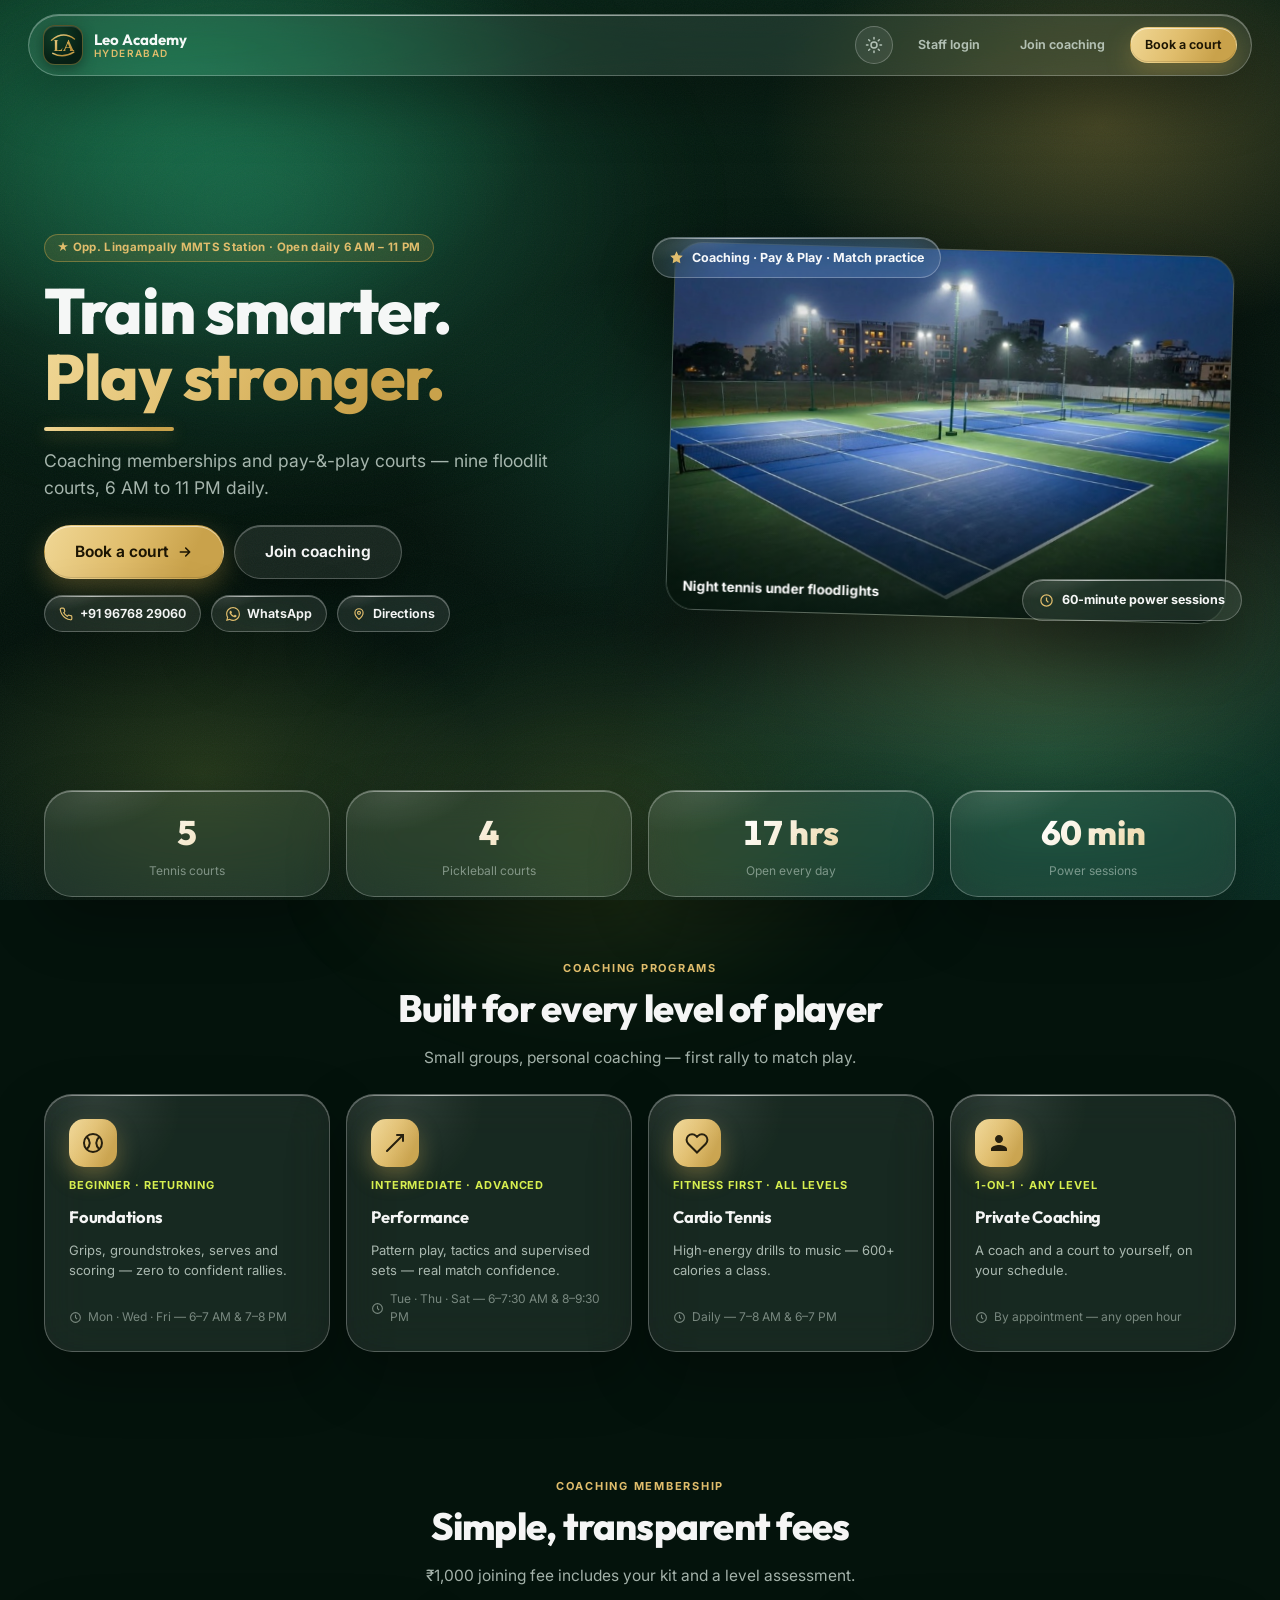
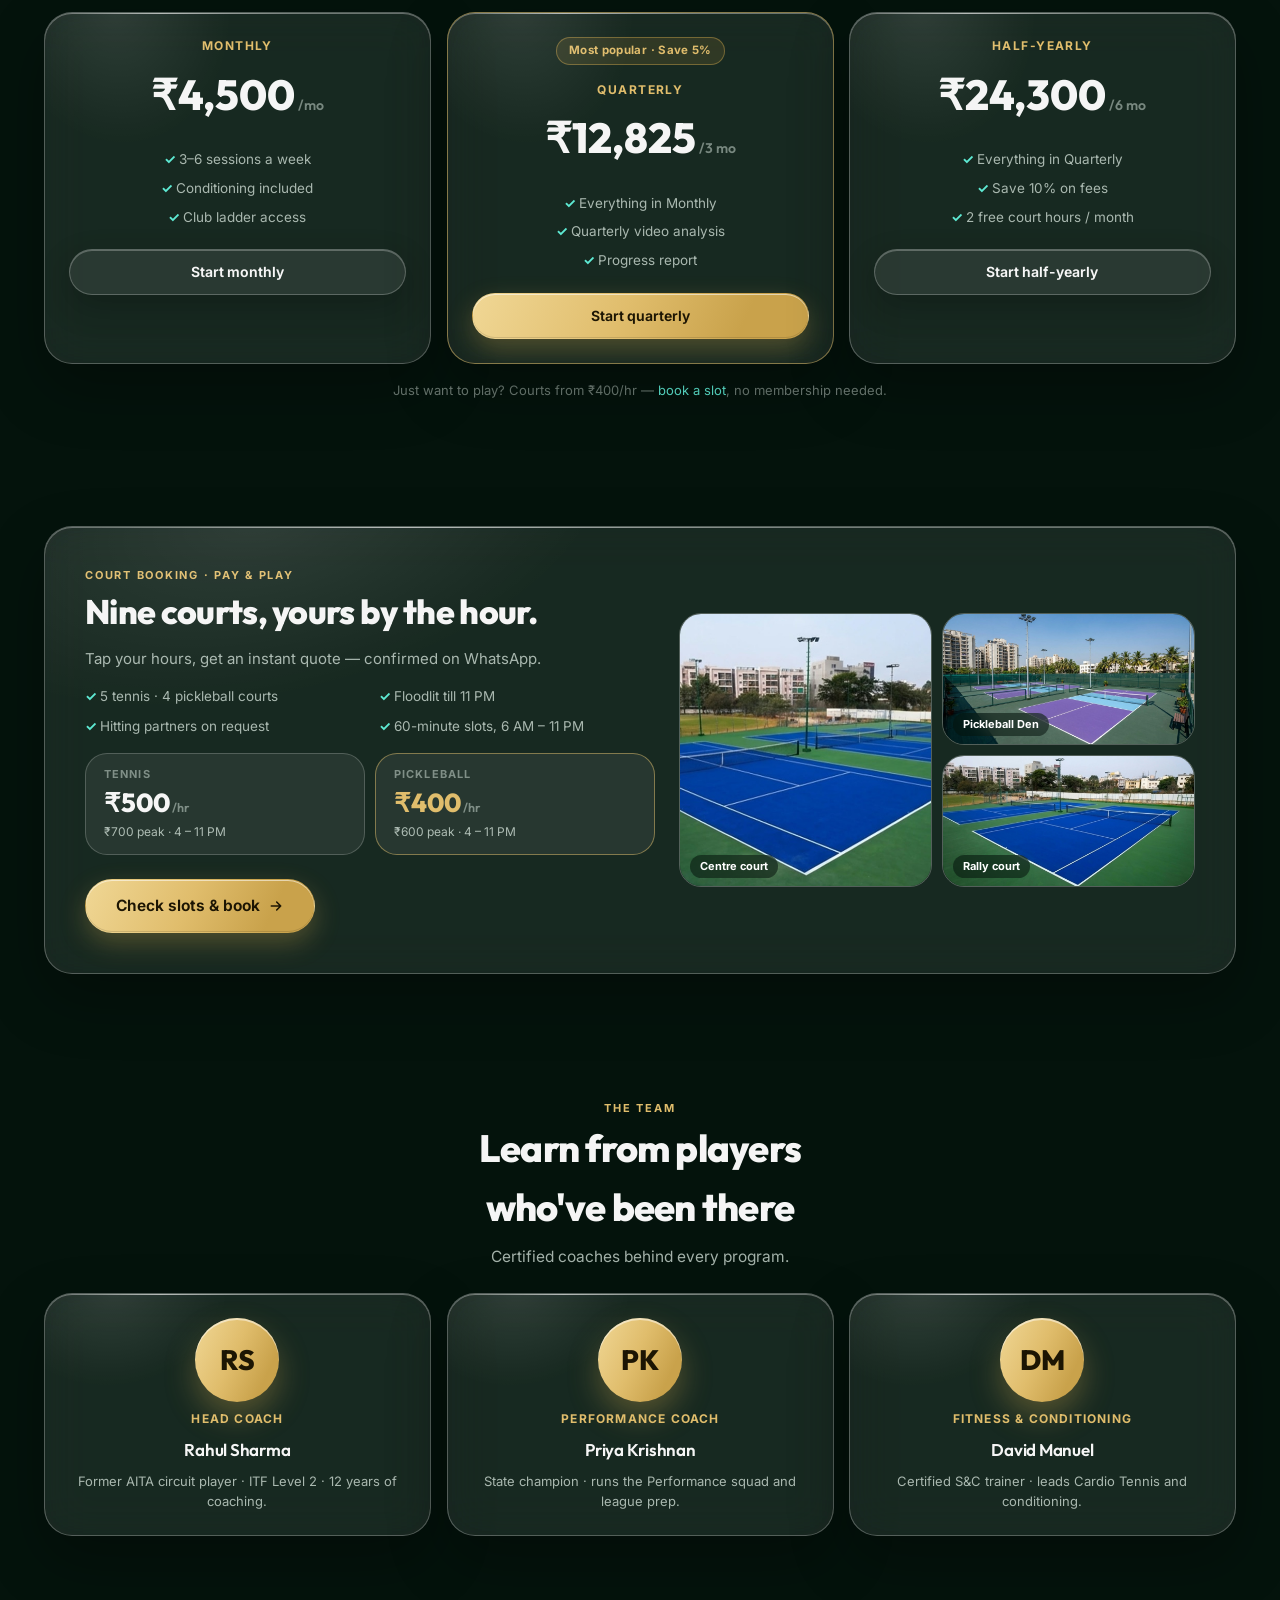
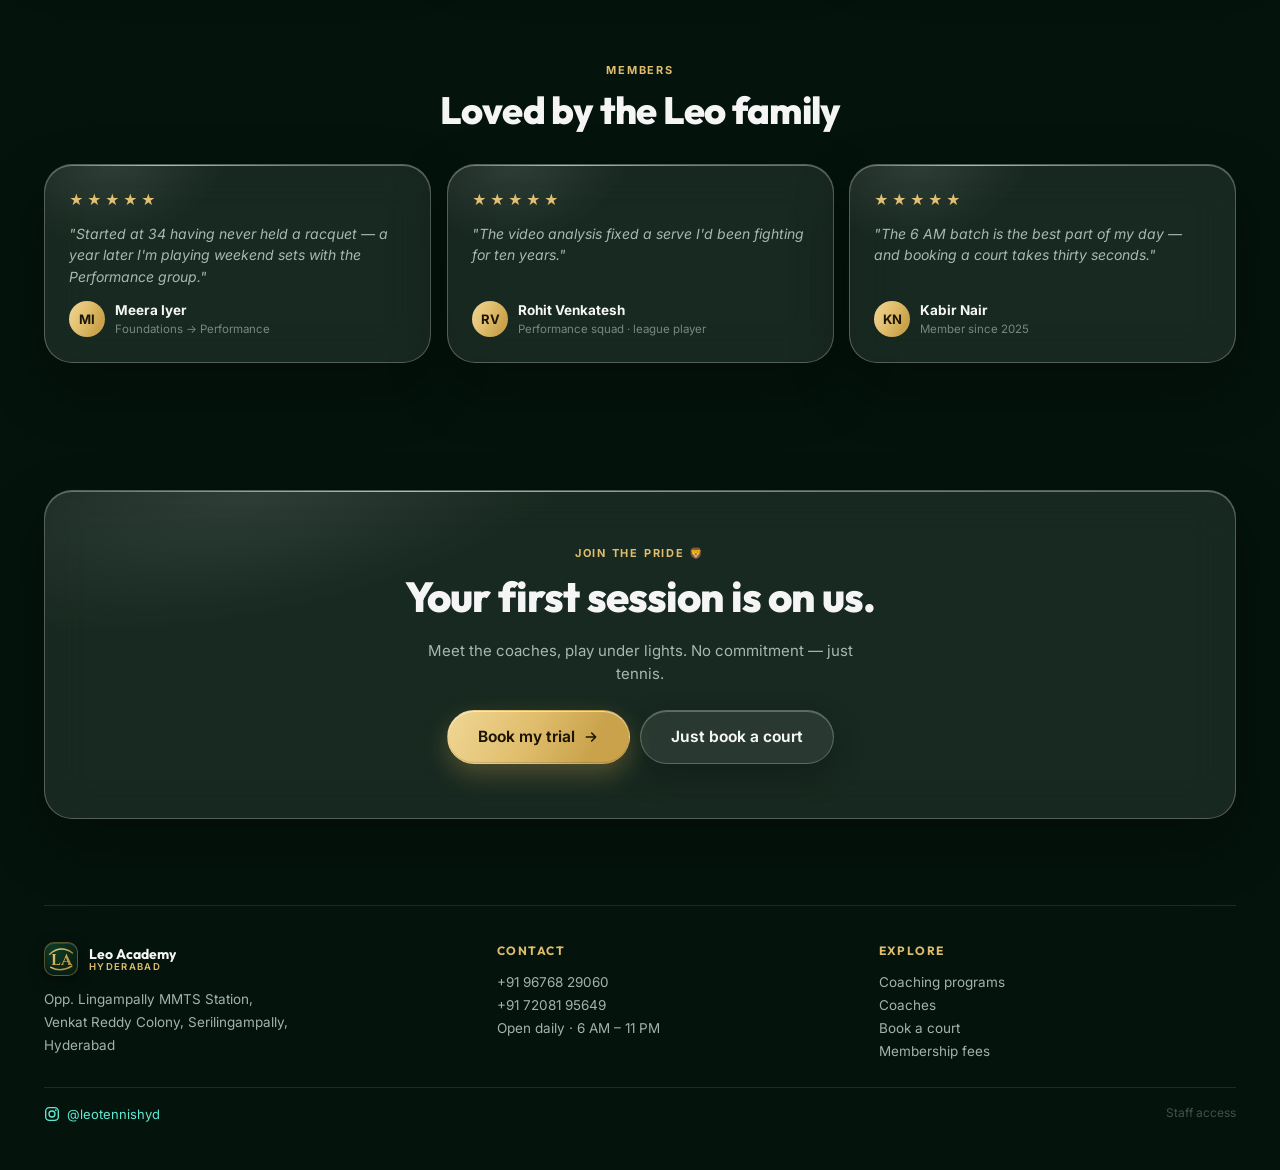
<file: index.html>
<!DOCTYPE html>
<html lang="en" data-theme="dark">
<head>
  <meta charset="UTF-8" />
  <meta name="viewport" content="width=device-width, initial-scale=1.0, viewport-fit=cover" />
  <meta name="theme-color" content="#04130c" />
  <title>Leo Academy — Hyderabad | Coaching &amp; Court Booking</title>
  <meta name="description" content="Leo Academy, opposite Lingampally MMTS Station, Hyderabad. Professional coaching, five floodlit tennis courts and four pickleball courts bookable by the hour, open 6 AM to 11 PM daily." />
  <meta property="og:title" content="Leo Academy — Hyderabad" />
  <meta property="og:description" content="Train smarter. Play stronger. Coaching programs and courts by the hour, 6 AM – 11 PM daily." />
  <meta property="og:type" content="website" />
  <meta property="og:image" content="assets/img/courts/court-night.jpg" />
  <link rel="icon" type="image/svg+xml" href="assets/img/favicon.svg" />
  <link rel="preconnect" href="https://fonts.googleapis.com" />
  <link rel="preconnect" href="https://fonts.gstatic.com" crossorigin />
  <link href="https://fonts.googleapis.com/css2?family=Outfit:wght@500;600;700;800&family=Inter:wght@400;500;600;700&family=Cinzel:wght@700&display=swap" rel="stylesheet" />
  <link rel="stylesheet" href="assets/css/glass.css?v=37" />
  <script>
    document.documentElement.dataset.theme = localStorage.getItem("lt-theme") || "dark";
    document.documentElement.classList.add("lt-js");
    if (!matchMedia("(prefers-reduced-motion: reduce)").matches) document.documentElement.classList.add("bwl-loading");
  </script>
  <style>
    .lp { max-width: var(--page-max); margin: 0 auto; padding: 0 var(--gap-4); }

    /* hero */
    .hero { position: relative; display: grid; grid-template-columns: 1.02fr .98fr; gap: var(--gap-4); align-items: center; min-height: 86vh; padding-top: calc(var(--nav-h) + 20px); }
    .hero h1 { font-size: clamp(38px, 5.4vw, 64px); line-height: 1.04; font-weight: 800; letter-spacing: -.02em; }
    .hero h1 .grad { background: var(--gold-grad); -webkit-background-clip: text; background-clip: text; -webkit-text-fill-color: transparent; }
    .hero .lede { color: var(--ink-mid); font-size: clamp(15px, 1.7vw, 17.5px); max-width: 50ch; margin-top: var(--gap-3); }
    .hero-cta { display: flex; gap: var(--gap-2); flex-wrap: wrap; margin-top: var(--gap-4); }
    /* one-tap contact — the venue's number must never be a footer-only affair */
    .hero-contact { display: flex; gap: 10px; flex-wrap: wrap; margin-top: var(--gap-3); }
    .hero-contact .qc { display: inline-flex; align-items: center; gap: 7px; padding: 8px 14px; border-radius: 99px;
      font-size: 12.5px; font-weight: 650; color: var(--ink-hi); }
    .hero-contact .qc svg { width: 14px; height: 14px; color: var(--tx-gold); flex: none; }
    .hero-contact .qc:hover { color: var(--tx-gold); }
    .gold-rule { height: 4px; width: 130px; border-radius: 99px; margin-top: var(--gap-3); background: var(--gold-grad); box-shadow: 0 4px 16px rgba(201,162,75,.4); }

    /* hero photo card */
    .hero > * { min-width: 0; } /* grid items must be allowed to shrink */
    .hero-art { position: relative; display: grid; place-items: center; padding: 20px 0; max-width: 100%; }
    .hero-art .frame { position: relative; width: min(560px, 100%); border-radius: var(--r-xl); overflow: hidden;
      border: 1px solid var(--glass-border); box-shadow: 0 40px 90px rgba(0,0,0,.5), inset 0 1px 0 rgba(255,255,255,.3);
      transform: rotate(1.6deg); animation: floaty 8s ease-in-out infinite; }
    .hero-art .frame img { display: block; width: 100%; aspect-ratio: 16/10.5; object-fit: cover; }
    .hero-art .frame::after { content: ""; position: absolute; inset: 0;
      background: linear-gradient(180deg, rgba(4,19,12,0) 55%, rgba(4,19,12,.72)); pointer-events: none; }
    .hero-art .frame .cap { position: absolute; left: 16px; right: 16px; bottom: 12px; z-index: 1;
      display: flex; justify-content: space-between; gap: 10px; align-items: baseline; }
    .hero-art .frame .cap strong { color: #fff; font-size: 13.5px; }
    .hero-art .frame .cap span { color: rgba(224,189,108,.95); font-size: 11px; font-weight: 700; letter-spacing: .08em; text-transform: uppercase; }
    .hero-art .chiplet { position: absolute; padding: 10px 16px; border-radius: var(--r-pill); font-size: 12.5px; font-weight: 700; color: var(--ink-hi);
      display: flex; align-items: center; gap: 8px; animation: floaty 7s ease-in-out infinite; z-index: 2; }
    .hero-art .chiplet svg { width: 15px; height: 15px; color: var(--tx-gold); flex: none; }
    .hero-art .c1 { top: 2%; left: -2%; animation-delay: -2s; }
    .hero-art .c2 { bottom: 4%; right: -1%; animation-delay: -4.5s; }
    @keyframes floaty { 0%,100% { transform: translateY(0) rotate(1.6deg); } 50% { transform: translateY(-14px) rotate(1.6deg); } }
    .hero-art .chiplet { animation-name: floaty-chip; }
    @keyframes floaty-chip { 0%,100% { transform: translateY(0); } 50% { transform: translateY(-12px); } }


    /* ball-wave load, "window + stream": the page becomes a viewport-sized
       clipping window whose bottom edge rides the wave front, while the
       document pours through it footer-first (JS-driven, no keyframes) */
    .bwl-video { position: fixed; inset: 0; width: 100%; height: 100%; object-fit: cover; z-index: 0; }
    .bwl-page { position: relative; z-index: 1; background: var(--forest-950); }
    :root[data-theme="light"] .bwl-page { background: #dcead9; }
    html:not(.bwl-loading) .bwl-video { display: none; }
    /* the veil is an EXACT copy of the page's ambient gradient (.lt-bg),
       drawn in the same viewport box, that deepens over the whole meltdown —
       so what's behind the fade band converges to the page's real background
       (bright glows included) long before the edge arrives, and the final
       reveal changes nothing the eye can catch */
    .bwl-tint { position: fixed; inset: 0; z-index: 0; pointer-events: none; opacity: 0;
      background:
        radial-gradient(46% 42% at 12% 10%, rgba(24, 130, 84, 0.55), transparent 68%),
        radial-gradient(40% 36% at 86% 14%, rgba(201, 162, 75, 0.32), transparent 66%),
        radial-gradient(48% 44% at 82% 84%, rgba(16, 100, 70, 0.5), transparent 70%),
        radial-gradient(34% 30% at 16% 86%, rgba(215, 239, 79, 0.14), transparent 66%),
        radial-gradient(30% 28% at 52% 50%, rgba(52, 211, 153, 0.14), transparent 70%),
        linear-gradient(165deg, #082517 0%, #04130c 52%, #07211a 100%); }
    :root[data-theme="light"] .bwl-tint {
      background:
        radial-gradient(46% 42% at 12% 10%, rgba(88, 190, 130, 0.55), transparent 68%),
        radial-gradient(40% 36% at 86% 14%, rgba(240, 205, 120, 0.6), transparent 66%),
        radial-gradient(48% 44% at 82% 84%, rgba(120, 200, 150, 0.5), transparent 70%),
        radial-gradient(38% 34% at 16% 86%, rgba(224, 240, 130, 0.45), transparent 66%),
        linear-gradient(165deg, #d8ecd4 0%, #e4efdc 45%, #d5e9d8 100%); }
    html:not(.bwl-loading) .bwl-tint { display: none; }
    /* scroll lock without layout shift: the clamped window is exactly
       viewport-height so there is nothing to scroll, and overflow-y:scroll
       keeps the scrollbar track (and its width) present throughout — the
       page cannot shift left when scrolling unlocks */
    html.bwl-loading { overflow-y: scroll; }
    html.bwl-loading body { overflow: visible; }
    /* the mask is a STATIC double-height gradient: its lower half carries the
       fade band, its upper half is solid. Healing = sliding mask-position
       (GPU-composited, never re-rasterized), so the melt cannot glitch or
       flash while the band brightens. */
    html.bwl-loading .bwl-page {
      height: 100vh; height: 100svh;
      overflow: hidden;
      will-change: transform;
      transform-origin: 50% 0;
      -webkit-mask-image: linear-gradient(to bottom, #000 0%, #000 89%, transparent 100%);
      mask-image: linear-gradient(to bottom, #000 0%, #000 89%, transparent 100%);
      -webkit-mask-size: 100% 200%;
      mask-size: 100% 200%;
      -webkit-mask-position: 0 100%;
      mask-position: 0 100%;
      -webkit-mask-repeat: no-repeat;
      mask-repeat: no-repeat;
    }
    html.bwl-loading .bwl-inner { will-change: transform; }
    /* the ambient gradient rides inside the window (not the stream) so it is
       viewport-sized during the ride and pixel-identical after settle */
    html.bwl-loading .lt-bg { position: absolute; inset: 0; }

    /* fact strip (in hero flow) */
    .facts { display: grid; grid-template-columns: repeat(4, 1fr); gap: var(--gap-3); margin-top: var(--gap-3); }
    .fact { text-align: center; padding: var(--gap-3); }
    .fact .v { font-family: var(--font-display); font-weight: 800; font-size: clamp(24px, 3vw, 34px);
      background: var(--stat-grad); -webkit-background-clip: text; background-clip: text; -webkit-text-fill-color: transparent; }
    .fact .l { font-size: 12px; color: var(--ink-low); margin-top: 2px; }

    /* sections */
    .sec { padding: clamp(44px, 7vh, 84px) 0; }
    .sec-h { text-align: center; max-width: 62ch; margin: 0 auto var(--gap-4); }
    .sec-h h2 { font-size: clamp(26px, 3.4vw, 38px); font-weight: 800; letter-spacing: -.02em; }
    .sec-h p { color: var(--ink-mid); font-size: 15.5px; margin-top: 8px; }

    /* programs */
    .prog { display: grid; grid-template-columns: repeat(4, 1fr); gap: var(--gap-3); }
    .prog-c { padding: var(--gap-4); display: flex; flex-direction: column; gap: 10px; }
    .prog-c .ic { width: 48px; height: 48px; border-radius: 15px; display: grid; place-items: center; color: #1c1503;
      background: var(--gold-grad); box-shadow: 0 10px 22px rgba(201,162,75,.35); }
    .prog-c .ic svg { width: 24px; height: 24px; }
    .prog-c h3 { font-size: 16.5px; font-weight: 700; }
    .prog-c .lvl { font-size: 11px; font-weight: 700; letter-spacing: .08em; text-transform: uppercase; color: var(--tx-optic); }
    .prog-c p { font-size: 13px; color: var(--ink-mid); flex: 1; }
    .prog-c .tm { font-size: 12px; color: var(--ink-low); display: flex; align-items: center; gap: 6px; }
    .prog-c .tm svg { width: 13px; height: 13px; flex: none; }

    /* courts band */
    .court-band { padding: clamp(26px, 4vw, 40px); }
    .cb-grid { display: grid; grid-template-columns: 1.05fr .95fr; gap: var(--gap-4); align-items: center; }
    .court-band h2 { font-size: clamp(24px, 3.2vw, 34px); font-weight: 800; letter-spacing: -.02em; }
    .court-band .sub { color: var(--ink-mid); margin-top: 8px; max-width: 52ch; }
    .cb-ticks { list-style: none; margin: var(--gap-3) 0 0; padding: 0; display: grid; grid-template-columns: 1fr 1fr; gap: 9px 18px; font-size: 13.5px; color: var(--ink-mid); }
    .cb-ticks li::before { content: "✓  "; color: var(--tx-green); font-weight: 700; }
    .rate-cards { display: grid; grid-template-columns: 1fr 1fr; gap: var(--gap-2); margin-top: var(--gap-3); }
    .rate-c { padding: 12px 18px; border-radius: var(--r-lg); border: 1px solid var(--tile-border); background: var(--tile-bg); }
    .rate-c .rc-l { font-size: 11px; font-weight: 700; letter-spacing: .1em; text-transform: uppercase; color: var(--ink-low); }
    .rate-c .rc-v { font-family: var(--font-display); font-size: 26px; font-weight: 800; color: var(--ink-hi); }
    .rate-c .rc-v small { font-size: 12.5px; font-weight: 600; color: var(--ink-low); }
    .rate-c .rc-t { font-size: 12px; color: var(--ink-mid); }
    .rate-c.peak { border-color: rgba(224,189,108,.5); }
    .rate-c.peak .rc-v { color: var(--tx-gold); }

    .cb-photos { display: grid; grid-template-columns: 1fr 1fr; grid-auto-rows: 132px; gap: var(--gap-2); }
    .cb-photos a { position: relative; border-radius: var(--r-lg); overflow: hidden; border: 1px solid var(--glass-border); display: block; }
    .cb-photos a img { width: 100%; height: 100%; object-fit: cover; display: block; transform: scale(1.01); transition: transform .6s ease; }
    .cb-photos a:hover img { transform: scale(1.07); }
    .cb-photos a:first-child { grid-row: span 2; }
    .cb-photos a .tag { position: absolute; left: 10px; bottom: 8px; z-index: 1; color: #fff; font-size: 11px; font-weight: 700;
      padding: 3px 10px; border-radius: 99px; background: rgba(4,19,12,.55); -webkit-backdrop-filter: blur(8px); backdrop-filter: blur(8px); }

    /* coaches */
    .coach { display: grid; grid-template-columns: repeat(3, 1fr); gap: var(--gap-3); }
    .coach-c { padding: var(--gap-4); text-align: center; display: flex; flex-direction: column; align-items: center; gap: 8px; }
    .coach-c .avatar { width: 84px; height: 84px; border-radius: 50%; display: grid; place-items: center;
      font-family: var(--font-display); font-size: 28px; font-weight: 800; color: #1c1503;
      background: var(--gold-grad); box-shadow: 0 14px 30px rgba(201,162,75,.35), inset 0 2px 0 rgba(255,255,255,.5); }
    .coach-c h3 { font-size: 17px; }
    .coach-c .role { font-size: 12px; font-weight: 700; letter-spacing: .1em; text-transform: uppercase; color: var(--tx-gold); }
    .coach-c p { font-size: 13px; color: var(--ink-mid); }

    /* member voices */
    .quotes { display: grid; grid-template-columns: repeat(3, 1fr); gap: var(--gap-3); }
    .quote-c { padding: var(--gap-4); display: flex; flex-direction: column; gap: 12px; }
    .quote-c .stars { color: var(--tx-gold); letter-spacing: 3px; font-size: 14px; }
    .quote-c blockquote { margin: 0; font-size: 14px; color: var(--ink-mid); font-style: italic; flex: 1; }
    .quote-c .who { display: flex; align-items: center; gap: 10px; }
    .quote-c .who .av { width: 36px; height: 36px; border-radius: 50%; display: grid; place-items: center; font-size: 13px; font-weight: 700; color: #1c1503; background: var(--gold-grad); }
    .quote-c .who .nm { font-size: 13.5px; font-weight: 700; color: var(--ink-hi); }
    .quote-c .who .rl { font-size: 11.5px; color: var(--ink-low); }


    /* pricing */
    .price { display: grid; grid-template-columns: repeat(3, 1fr); gap: var(--gap-3); align-items: stretch; }
    .price-c { padding: var(--gap-4); text-align: center; display: flex; flex-direction: column; gap: 6px; }
    .price-c.feature { border-color: rgba(224,189,108,.55); }
    .price-c .plan { font-size: 12px; font-weight: 700; letter-spacing: .12em; text-transform: uppercase; color: var(--tx-gold); }
    .price-c .amt { font-family: var(--font-display); font-size: clamp(32px, 3.4vw, 42px); font-weight: 800; }
    .price-c .amt small { font-size: 14px; font-weight: 600; color: var(--ink-low); }
    .price-c ul { list-style: none; margin: var(--gap-3) 0; padding: 0; display: flex; flex-direction: column; gap: 8px; font-size: 13.5px; color: var(--ink-mid); }
    .price-c ul li::before { content: "✓  "; color: var(--tx-green); font-weight: 700; }
    .price-c .save { align-self: center; }
    .price-note { text-align: center; color: var(--ink-low); font-size: 13px; margin-top: var(--gap-3); }

    /* final cta */
    .cta-card { text-align: center; padding: clamp(36px, 6vh, 64px) var(--gap-4); }
    .cta-card h2 { font-size: clamp(26px, 3.8vw, 42px); font-weight: 800; letter-spacing: -.02em; }
    .cta-card p { color: var(--ink-mid); margin: 10px auto var(--gap-4); max-width: 48ch; }

    /* footer */
    .lp-foot { padding: var(--gap-5) 0 calc(var(--gap-5) + 10px); border-top: 1px solid var(--line); margin-top: var(--gap-4); }
    .foot-grid { display: grid; grid-template-columns: 1.2fr 1fr 1fr; gap: var(--gap-4); }
    .foot-grid h4 { font-size: 12px; font-weight: 700; letter-spacing: .12em; text-transform: uppercase; color: var(--tx-gold); margin-bottom: 10px; }
    .foot-grid p, .foot-grid a { font-size: 13.5px; color: var(--ink-mid); display: block; line-height: 1.7; }
    .foot-grid a:hover { color: var(--tx-gold); }
    .foot-base { display: flex; justify-content: space-between; gap: var(--gap-3); flex-wrap: wrap; align-items: center; margin-top: var(--gap-4); padding-top: var(--gap-3); border-top: 1px solid var(--line); }
    .foot-base .ig { display: inline-flex; align-items: center; gap: 7px; font-size: 13px; }
    .foot-base .ig svg { width: 16px; height: 16px; }
    .foot-base .staff { color: var(--ink-faint); font-size: 12px; }
    .foot-base .staff:hover { color: var(--tx-gold); }

    @media (max-width: 719px) {
      .hero { grid-template-columns: 1fr; min-height: auto; text-align: center; gap: var(--gap-3); padding-bottom: var(--gap-3); }
      .hero .lede { margin-left: auto; margin-right: auto; }
      .gold-rule { margin-left: auto; margin-right: auto; }
      .hero-cta { justify-content: center; }
      .hero-contact { justify-content: center; }
      .hero-art { order: -1; }
      /* the 1.6deg tilt overflows the viewport edge-to-edge on phones —
         keep the card straight there (float without rotation) */
      .hero-art .frame { transform: none; animation-name: floaty-chip; }
      .hero .pill { white-space: normal; line-height: 1.5; }
      .hero-art .c1 { left: 2%; } .hero-art .c2 { right: 2%; }
      .facts, .prog { grid-template-columns: repeat(2, 1fr); }
      .cb-grid { grid-template-columns: 1fr; }
      .price, .coach, .quotes { grid-template-columns: 1fr; }
      .foot-grid { grid-template-columns: 1fr; gap: var(--gap-3); }
    }
    @media (max-width: 640px) { .hero-art .chiplet { display: none; } }
    /* phones: program tiles become one-per-row list cards (icon left, copy
       right) — four narrow columns of wrapped text read terribly at 375px */
    @media (max-width: 699px) {
      .prog { grid-template-columns: 1fr; }
      .prog-c { display: grid; grid-template-columns: 46px 1fr; column-gap: 14px; row-gap: 3px; padding: 16px 18px; }
      .prog-c .ic { grid-row: 1 / span 2; width: 46px; height: 46px; border-radius: 13px; margin-top: 3px; }
      .prog-c .ic svg { width: 22px; height: 22px; }
      .prog-c .lvl, .prog-c h3, .prog-c p, .prog-c .tm { grid-column: 2; }
      .prog-c p { margin-top: 3px; }
    }
    @media (max-width: 520px) { .nav-brand .t span { display: none; } .cb-ticks { grid-template-columns: 1fr; } }
  </style>
</head>
<body>
  <video class="bwl-video" id="bwlVideo" muted playsinline autoplay preload="auto"
         src="assets/video/hero2.mp4" aria-hidden="true"></video>
  <div class="bwl-tint" id="bwlTint" aria-hidden="true"></div>

  <!-- top nav -->
  <nav class="lt-nav glass">
    <a class="nav-brand" href="index.html">
      <span class="mark" data-logo="30"></span>
      <span class="t"><strong>Leo Academy</strong><span>Hyderabad</span></span>
    </a>
    <div class="nav-actions">
      <button type="button" class="theme-toggle"></button>
      <a class="btn btn-icon btn-glass only-mobile" href="login.html" aria-label="Staff login" title="Staff login">
        <svg viewBox="0 0 24 24" fill="none" stroke="currentColor" stroke-width="2" stroke-linecap="round"><circle cx="12" cy="8" r="4"/><path d="M4 21c0-4 3.6-6 8-6s8 2 8 6"/></svg>
      </a>
      <a class="btn btn-ghost btn-sm hide-mobile" href="login.html">Staff login</a>
      <a class="btn btn-ghost btn-sm hide-mobile" href="admission.html">Join coaching</a>
      <a class="btn btn-primary btn-sm" href="booking.html">Book a court</a>
    </div>
  </nav>

  <div class="bwl-page" id="bwlPage">
  <div class="lt-bg" aria-hidden="true"></div>
  <div class="bwl-inner" id="bwlInner">


  <!-- hero -->
  <header class="lp">
    <div class="hero">
      <div class="lt-court-scene" aria-hidden="true">
        <span class="tb tb1"></span><span class="tb tb2"></span><span class="tb tb3"></span>
      </div>

      <div>
        <span class="pill gold">★ Opp. Lingampally MMTS Station · Open daily 6 AM – 11 PM</span>
        <h1 class="mt-3">Train smarter.<br /><span class="grad">Play stronger.</span></h1>
        <div class="gold-rule"></div>
        <p class="lede">Coaching memberships and pay-&amp;-play courts — nine floodlit courts, 6 AM to 11 PM daily.</p>
        <div class="hero-cta">
          <a class="btn btn-primary btn-lg" href="booking.html">Book a court
            <svg viewBox="0 0 24 24" fill="none" stroke="currentColor" stroke-width="2.4" stroke-linecap="round" stroke-linejoin="round"><path d="M5 12h14M13 6l6 6-6 6"/></svg>
          </a>
          <a class="btn btn-glass btn-lg" href="admission.html">Join coaching</a>
        </div>
        <div class="hero-contact">
          <a class="qc glass" href="tel:+919676829060">
            <svg viewBox="0 0 24 24" fill="none" stroke="currentColor" stroke-width="2" stroke-linecap="round" stroke-linejoin="round"><path d="M22 16.92v3a2 2 0 0 1-2.18 2 19.79 19.79 0 0 1-8.63-3.07 19.5 19.5 0 0 1-6-6 19.79 19.79 0 0 1-3.07-8.67A2 2 0 0 1 4.11 2h3a2 2 0 0 1 2 1.72c.127.96.361 1.903.7 2.81a2 2 0 0 1-.45 2.11L8.09 9.91a16 16 0 0 0 6 6l1.27-1.27a2 2 0 0 1 2.11-.45c.907.339 1.85.573 2.81.7A2 2 0 0 1 22 16.92z"/></svg>
            +91 96768 29060</a>
          <a class="qc glass" href="https://wa.me/919676829060" target="_blank" rel="noopener">
            <svg viewBox="0 0 24 24" fill="currentColor"><path d="M17.472 14.382c-.297-.149-1.758-.867-2.03-.967-.273-.099-.471-.148-.67.15-.197.297-.767.966-.94 1.164-.173.199-.347.223-.644.075-.297-.15-1.255-.463-2.39-1.475-.883-.788-1.48-1.761-1.653-2.059-.173-.297-.018-.458.13-.606.134-.133.297-.347.446-.52.149-.174.198-.298.297-.497.1-.198.05-.371-.025-.52-.075-.149-.669-1.612-.916-2.207-.242-.579-.487-.5-.669-.51-.173-.008-.371-.01-.57-.01-.198 0-.52.074-.792.372-.272.297-1.04 1.016-1.04 2.479 0 1.462 1.065 2.875 1.213 3.074.149.198 2.096 3.2 5.077 4.487.709.306 1.262.489 1.694.625.712.227 1.36.195 1.871.118.571-.085 1.758-.719 2.006-1.413.248-.694.248-1.289.173-1.413-.074-.124-.272-.198-.57-.347m-5.421 7.403h-.004a9.87 9.87 0 0 1-5.031-1.378l-.361-.214-3.741.982.998-3.648-.235-.374a9.86 9.86 0 0 1-1.51-5.26c.001-5.45 4.436-9.884 9.888-9.884 2.64 0 5.122 1.03 6.988 2.898a9.825 9.825 0 0 1 2.893 6.994c-.003 5.45-4.437 9.884-9.885 9.884m8.413-18.297A11.815 11.815 0 0 0 12.05 0C5.495 0 .16 5.335.157 11.892c0 2.096.547 4.142 1.588 5.945L.057 24l6.305-1.654a11.882 11.882 0 0 0 5.683 1.448h.005c6.554 0 11.89-5.335 11.893-11.893a11.821 11.821 0 0 0-3.48-8.413"/></svg>
            WhatsApp</a>
          <a class="qc glass" href="https://share.google/fY7iNBpAexMRlLQby" target="_blank" rel="noopener">
            <svg viewBox="0 0 24 24" fill="none" stroke="currentColor" stroke-width="2" stroke-linecap="round" stroke-linejoin="round"><path d="M12 21s-7-5.1-7-11a7 7 0 1 1 14 0c0 5.9-7 11-7 11z"/><circle cx="12" cy="10" r="2.5"/></svg>
            Directions</a>
        </div>
      </div>

      <div class="hero-art">
        <div class="frame">
          <img src="assets/img/courts/court-night.jpg" alt="Leo Academy courts under floodlights at night" fetchpriority="high" decoding="async" />
          <div class="cap"><strong>Night tennis under floodlights</strong></div>
        </div>
        <div class="chiplet glass c1"><svg viewBox="0 0 24 24" fill="currentColor"><path d="M12 2 15 8.5 22 9.3 17 14l1.2 7L12 17.8 5.8 21 7 14 2 9.3 9 8.5z"/></svg>Coaching · Pay &amp; Play · Match practice</div>
        <div class="chiplet glass c2"><svg viewBox="0 0 24 24" fill="none" stroke="currentColor" stroke-width="2"><circle cx="12" cy="12" r="9"/><path d="M12 7v5l3 3"/></svg>60-minute power sessions</div>
      </div>
    </div>

    <!-- facts -->
    <div class="facts">
      <div class="glass glass-hover fact reveal"><div class="v num" data-countup="5">0</div><div class="l">Tennis courts</div></div>
      <div class="glass glass-hover fact reveal d1"><div class="v num" data-countup="4">0</div><div class="l">Pickleball courts</div></div>
      <div class="glass glass-hover fact reveal d2"><div class="v num" data-countup="17" data-suffix=" hrs">0</div><div class="l">Open every day</div></div>
      <div class="glass glass-hover fact reveal d3"><div class="v num" data-countup="60" data-suffix=" min">0</div><div class="l">Power sessions</div></div>
    </div>
  </header>

  <main class="lp">
    <!-- programs -->
    <section class="sec" id="programs">
      <div class="sec-h reveal">
        <div class="kicker">Coaching Programs</div>
        <h2>Built for every level of player</h2>
        <p>Small groups, personal coaching — first rally to match play.</p>
      </div>
      <div class="prog">
        <div class="glass glass-hover prog-c reveal">
          <div class="ic"><svg viewBox="0 0 24 24" fill="currentColor"><circle cx="12" cy="12" r="9" fill="none" stroke="currentColor" stroke-width="2"/><path d="M5.5 5.5 Q 12 12 5.5 18.5 M18.5 5.5 Q 12 12 18.5 18.5" fill="none" stroke="currentColor" stroke-width="2"/></svg></div>
          <div class="lvl">Beginner · returning</div>
          <h3>Foundations</h3>
          <p>Grips, groundstrokes, serves and scoring — zero to confident rallies.</p>
          <div class="tm"><svg viewBox="0 0 24 24" fill="none" stroke="currentColor" stroke-width="2"><circle cx="12" cy="12" r="9"/><path d="M12 7v5l3 3"/></svg>Mon · Wed · Fri — 6–7 AM &amp; 7–8 PM</div>
        </div>
        <div class="glass glass-hover prog-c reveal d1">
          <div class="ic"><svg viewBox="0 0 24 24" fill="none" stroke="currentColor" stroke-width="2" stroke-linecap="round"><path d="M4 20 L20 4 M14 4 h6 v6"/></svg></div>
          <div class="lvl">Intermediate · advanced</div>
          <h3>Performance</h3>
          <p>Pattern play, tactics and supervised sets — real match confidence.</p>
          <div class="tm"><svg viewBox="0 0 24 24" fill="none" stroke="currentColor" stroke-width="2"><circle cx="12" cy="12" r="9"/><path d="M12 7v5l3 3"/></svg>Tue · Thu · Sat — 6–7:30 AM &amp; 8–9:30 PM</div>
        </div>
        <div class="glass glass-hover prog-c reveal d2">
          <div class="ic"><svg viewBox="0 0 24 24" fill="none" stroke="currentColor" stroke-width="2" stroke-linecap="round"><path d="M20.8 12.7 12 21.5l-8.8-8.8a5.5 5.5 0 0 1 7.8-7.8l1 1 1-1a5.5 5.5 0 0 1 7.8 7.8z"/></svg></div>
          <div class="lvl">Fitness first · all levels</div>
          <h3>Cardio Tennis</h3>
          <p>High-energy drills to music — 600+ calories a class.</p>
          <div class="tm"><svg viewBox="0 0 24 24" fill="none" stroke="currentColor" stroke-width="2"><circle cx="12" cy="12" r="9"/><path d="M12 7v5l3 3"/></svg>Daily — 7–8 AM &amp; 6–7 PM</div>
        </div>
        <div class="glass glass-hover prog-c reveal d3">
          <div class="ic"><svg viewBox="0 0 24 24" fill="currentColor"><path d="M12 12c2.21 0 4-1.79 4-4s-1.79-4-4-4-4 1.79-4 4 1.79 4 4 4zm0 2c-2.67 0-8 1.34-8 4v2h16v-2c0-2.66-5.33-4-8-4z"/></svg></div>
          <div class="lvl">1-on-1 · any level</div>
          <h3>Private Coaching</h3>
          <p>A coach and a court to yourself, on your schedule.</p>
          <div class="tm"><svg viewBox="0 0 24 24" fill="none" stroke="currentColor" stroke-width="2"><circle cx="12" cy="12" r="9"/><path d="M12 7v5l3 3"/></svg>By appointment — any open hour</div>
        </div>
      </div>
    </section>

    <!-- pricing -->
    <section class="sec" id="fees">
      <div class="sec-h reveal">
        <div class="kicker">Coaching Membership</div>
        <h2>Simple, transparent fees</h2>
        <p>₹1,000 joining fee includes your kit and a level assessment.</p>
      </div>
      <div class="price">
        <div class="glass glass-hover price-c reveal">
          <div class="plan">Monthly</div>
          <div class="amt">₹4,500<small> /mo</small></div>
          <ul><li>3–6 sessions a week</li><li>Conditioning included</li><li>Club ladder access</li></ul>
          <a class="btn btn-glass" href="admission.html">Start monthly</a>
        </div>
        <div class="glass glass-hover price-c feature reveal d1">
          <span class="pill gold save">Most popular · Save 5%</span>
          <div class="plan mt-2">Quarterly</div>
          <div class="amt">₹12,825<small> /3 mo</small></div>
          <ul><li>Everything in Monthly</li><li>Quarterly video analysis</li><li>Progress report</li></ul>
          <a class="btn btn-primary" href="admission.html">Start quarterly</a>
        </div>
        <div class="glass glass-hover price-c reveal d2">
          <div class="plan">Half-yearly</div>
          <div class="amt">₹24,300<small> /6 mo</small></div>
          <ul><li>Everything in Quarterly</li><li>Save 10% on fees</li><li>2 free court hours / month</li></ul>
          <a class="btn btn-glass" href="admission.html">Start half-yearly</a>
        </div>
      </div>
      <p class="price-note">Just want to play? Courts from ₹400/hr — <a href="booking.html">book a slot</a>, no membership needed.</p>
    </section>

    <!-- courts + booking -->
    <section class="sec" id="courts">
      <div class="glass court-band reveal">
        <div class="cb-grid">
          <div>
            <div class="kicker">Court Booking · Pay &amp; Play</div>
            <h2>Nine courts, yours by the hour.</h2>
            <p class="sub">Tap your hours, get an instant quote — confirmed on WhatsApp.</p>
            <ul class="cb-ticks">
              <li>5 tennis · 4 pickleball courts</li>
              <li>Floodlit till 11 PM</li>
              <li>Hitting partners on request</li>
              <li>60-minute slots, 6 AM – 11 PM</li>
            </ul>
            <div class="rate-cards">
              <div class="rate-c"><div class="rc-l">Tennis</div><div class="rc-v">₹500<small> /hr</small></div><div class="rc-t">₹700 peak · 4 – 11 PM</div></div>
              <div class="rate-c peak"><div class="rc-l">Pickleball</div><div class="rc-v">₹400<small> /hr</small></div><div class="rc-t">₹600 peak · 4 – 11 PM</div></div>
            </div>
            <div class="hero-cta">
              <a class="btn btn-primary btn-lg" href="booking.html">Check slots &amp; book
                <svg viewBox="0 0 24 24" fill="none" stroke="currentColor" stroke-width="2.4" stroke-linecap="round" stroke-linejoin="round"><path d="M5 12h14M13 6l6 6-6 6"/></svg>
              </a>
            </div>
          </div>
          <div class="cb-photos" aria-label="Court photos">
            <a href="booking.html"><img src="assets/img/courts/court-1.jpg" alt="Centre court at Leo Academy" loading="lazy" decoding="async" /><span class="tag">Centre court</span></a>
            <a href="booking.html"><img src="assets/img/courts/pickle-1.jpg" alt="Pickleball courts at the Leo Den" loading="lazy" decoding="async" /><span class="tag">Pickleball Den</span></a>
            <a href="booking.html"><img src="assets/img/courts/court-4.jpg" alt="Rally court at Leo Academy" loading="lazy" decoding="async" /><span class="tag">Rally court</span></a>
          </div>
        </div>
      </div>
    </section>

    <!-- coaches -->
    <section class="sec" id="coaches">
      <div class="sec-h reveal">
        <div class="kicker">The Team</div>
        <h2>Learn from players who've been there</h2>
        <p>Certified coaches behind every program.</p>
      </div>
      <div class="coach">
        <div class="glass glass-hover coach-c reveal">
          <div class="avatar">RS</div>
          <div class="role">Head Coach</div>
          <h3>Rahul Sharma</h3>
          <p>Former AITA circuit player · ITF Level 2 · 12 years of coaching.</p>
        </div>
        <div class="glass glass-hover coach-c reveal d1">
          <div class="avatar">PK</div>
          <div class="role">Performance Coach</div>
          <h3>Priya Krishnan</h3>
          <p>State champion · runs the Performance squad and league prep.</p>
        </div>
        <div class="glass glass-hover coach-c reveal d2">
          <div class="avatar">DM</div>
          <div class="role">Fitness &amp; Conditioning</div>
          <h3>David Manuel</h3>
          <p>Certified S&amp;C trainer · leads Cardio Tennis and conditioning.</p>
        </div>
      </div>
    </section>

    <!-- member voices -->
    <section class="sec" id="members">
      <div class="sec-h reveal">
        <div class="kicker">Members</div>
        <h2>Loved by the Leo family</h2>
      </div>
      <div class="quotes">
        <div class="glass glass-hover quote-c reveal">
          <div class="stars">★★★★★</div>
          <blockquote>"Started at 34 having never held a racquet — a year later I'm playing weekend sets with the Performance group."</blockquote>
          <div class="who"><span class="av">MI</span><div><div class="nm">Meera Iyer</div><div class="rl">Foundations → Performance</div></div></div>
        </div>
        <div class="glass glass-hover quote-c reveal d1">
          <div class="stars">★★★★★</div>
          <blockquote>"The video analysis fixed a serve I'd been fighting for ten years."</blockquote>
          <div class="who"><span class="av">RV</span><div><div class="nm">Rohit Venkatesh</div><div class="rl">Performance squad · league player</div></div></div>
        </div>
        <div class="glass glass-hover quote-c reveal d2">
          <div class="stars">★★★★★</div>
          <blockquote>"The 6 AM batch is the best part of my day — and booking a court takes thirty seconds."</blockquote>
          <div class="who"><span class="av">KN</span><div><div class="nm">Kabir Nair</div><div class="rl">Member since 2025</div></div></div>
        </div>
      </div>
    </section>

    <!-- final CTA -->
    <section class="sec">
      <div class="glass cta-card reveal">
        <div class="kicker">Join the pride 🦁</div>
        <h2>Your first session is on us.</h2>
        <p>Meet the coaches, play under lights. No commitment — just tennis.</p>
        <div class="flex" style="justify-content:center; flex-wrap:wrap;">
          <a class="btn btn-primary btn-lg" href="admission.html">Book my trial
            <svg viewBox="0 0 24 24" fill="none" stroke="currentColor" stroke-width="2.4" stroke-linecap="round" stroke-linejoin="round"><path d="M5 12h14M13 6l6 6-6 6"/></svg>
          </a>
          <a class="btn btn-glass btn-lg" href="booking.html">Just book a court</a>
        </div>
      </div>
    </section>

    <!-- footer -->
    <footer class="lp-foot">
      <div class="foot-grid">
        <div>
          <div class="nav-brand" style="margin-bottom: 12px;">
            <span class="mark" data-logo="26" style="width:34px;height:34px;display:grid;place-items:center;border-radius:10px;background:radial-gradient(circle at 32% 24%, #0f3d27, var(--forest-900) 70%);border:1px solid rgba(201,162,75,.4);"></span>
            <span class="t"><strong style="font-size:14px;">Leo Academy</strong><span style="font-size:9.5px;">Hyderabad</span></span>
          </div>
          <p>Opp. Lingampally MMTS Station,<br />Venkat Reddy Colony, Serilingampally,<br />Hyderabad</p>
        </div>
        <div>
          <h4>Contact</h4>
          <a href="tel:+919676829060">+91 96768 29060</a>
          <a href="tel:+917208195649">+91 72081 95649</a>
          <p>Open daily · 6 AM – 11 PM</p>
        </div>
        <div>
          <h4>Explore</h4>
          <a href="#programs">Coaching programs</a>
          <a href="#coaches">Coaches</a>
          <a href="booking.html">Book a court</a>
          <a href="#fees">Membership fees</a>
        </div>
      </div>
      <div class="foot-base">
        <a class="ig" href="https://www.instagram.com/leotennishyd/" target="_blank" rel="noopener">
          <svg viewBox="0 0 24 24" fill="none" stroke="currentColor" stroke-width="2"><rect x="2.5" y="2.5" width="19" height="19" rx="5.5"/><circle cx="12" cy="12" r="4.5"/><circle cx="17.8" cy="6.2" r="1.3" fill="currentColor" stroke="none"/></svg>
          @leotennishyd
        </a>
        <a class="staff" href="login.html">Staff access</a>
      </div>
    </footer>
  </main>

  </div><!-- /.bwl-inner -->
  </div><!-- /.bwl-page -->

  <script>
    /* Ball-wave page load — "window + stream".
       The .bwl-page window (100svh, clipped, soft-faded bottom edge) rides
       the wave front of assets/video/hero2.mp4; inside it the .bwl-inner
       stream pours the whole document through footer-first, so the END of
       the page sits on the balls at frame one and the hero lands last —
       no long scroll-past. Everything is computed per-frame from
       video.currentTime (rAF, never CSS keyframes).
       Tuning knobs: T_WAVE (wave front hits frame bottom = landing), BAND
       (ball band kept visible below the fade), STREAM_MAX (0 = pour the
       full document; e.g. 2.5 = only the last 2.5 screens), MELT_MS (how slowly
       the page's soft edge swallows the ball band after the halt), PARK
       (content stops this many s before the balls finish landing),
       GESTURE_MELT_MS (meltdown speed when the user scrolls).
       Debug: ?bwlslow=0.25 plays the whole ride in slow motion. */
    (function () {
      var docEl = document.documentElement;
      var win = document.getElementById("bwlPage");   // the window
      var inner = document.getElementById("bwlInner"); // the stream
      var video = document.getElementById("bwlVideo");
      var tint = document.getElementById("bwlTint");
      var done = false, started = false, driving = false, fallbackT0 = null, raf = 0;
      var tailBase = null, tailStart = 0; // wall-clock tail after the video ends
      var epStarted = false, holdTimer = 0, fadeTimer = 0;

      function cleanup() {
        if (done) return;
        done = true;
        cancelAnimationFrame(raf);
        clearTimeout(holdTimer);
        clearTimeout(fadeTimer);
        if (typeof removeGestures === "function") removeGestures();
        docEl.classList.remove("bwl-loading"); // drops height clamp, overflow, mask
        win.style.transform = "";
        win.style.transition = "";
        win.style.webkitMaskPosition = "";
        win.style.maskPosition = "";
        inner.style.transform = "";
        scrollTo(0, 0);
        if (video) { try { video.pause(); } catch (e) {} if (video.parentNode) video.remove(); }
        if (tint && tint.parentNode) tint.remove();
      }

      var skip = new URLSearchParams(location.search).has("bwlskip");
      if (skip || !win || !inner || !video || matchMedia("(prefers-reduced-motion: reduce)").matches) {
        docEl.classList.remove("bwl-loading");
        if (video && video.parentNode) video.remove();
        return;
      }

      var CFG = {
        V_OFFSET: 0.8,  // s — footage trimmed by this much; keeps knobs in original-video time
        T_WAVE: 3.7,    // s — wave front reaches frame bottom = the window lands
        BASE: 0.06,     // front starts at 6% of viewport height
        SPAN: 0.94,
        BAND: 0.14,     // ball band kept visible below the fade (fraction of vh)
        STREAM_MAX: 0,  // screens of content to pour; 0 = whole document
        HOLD_MS: 0,     // epilogue: meltdown starts as soon as the page lands
        MELT_MS: 8500,  // epilogue: the page's soft edge swallows the ball band top-down
        GESTURE_MELT_MS: 350, // remaining meltdown is snapped to this when the user scrolls
        PARK: 0.45,     // s — content parks this long BEFORE the balls finish, so nothing
                        // is still creeping under the navbar at the halt
      };
      var T_LAND = CFG.T_WAVE; // the halt: no bounce, just a long soft deceleration
      var docH = inner.scrollHeight;
      // physics height = the clamped window's real height (100svh). On phones
      // innerHeight includes/excludes the URL bar unpredictably; the window's
      // own box is what the mask and landing geometry are tied to.
      var VH = win.getBoundingClientRect().height || innerHeight;
      function streamSpan() {
        var full = Math.max(docH - VH, 0);
        return CFG.STREAM_MAX > 0 ? Math.min(full, VH * CFG.STREAM_MAX) : full;
      }

      function ease(x) { return x * x * (3 - 2 * x); } // smoothstep (matches the footage)
      function easeArrive(x) { // bus-stop arrival: slow start, fast middle, then a
        // LONG very-slow crawl into the stop (quartic-order tail — the final
        // pixels take a good fraction of the ride, so the halt is imperceptible)
        return 1 - Math.pow(1 - ease(x), 2.2);
      }
      function frontAt(t) { // wave front position in px
        var x = Math.min(Math.max(t / CFG.T_WAVE, 0), 1);
        return VH * (CFG.BASE + CFG.SPAN * ease(x));
      }
      function edgeAt(t) { // window's bottom edge, screen px
        return Math.min(Math.max(frontAt(t) - VH * CFG.BAND, 6), VH);
      }
      function winYAt(t) { // window translateY; halts at exactly 0, no bounce
        if (t >= T_LAND) return 0;
        return edgeAt(t) - VH;
      }
      function innerYAt(t) { // stream translateY; footer first, hero locks at top
        // The content's position ON SCREEN is winY + innerY. The pour ends at
        // t1 with the document top exactly at the viewport top, and from t1 on
        // innerY counter-moves the window (-winY) so the content is FROZEN in
        // the viewport while the wave finishes landing beneath it — no
        // shifting under the navbar at the halt.
        var t1 = T_LAND - CFG.PARK;
        if (t >= t1) return -winYAt(t);
        var span = streamSpan();
        var target = -winYAt(t1); // compensation the freeze phase starts with
        var x = (t - CFG.V_OFFSET) / (t1 - CFG.V_OFFSET);
        return -span + (span + target) * easeArrive(Math.min(Math.max(x, 0), 1));
      }

      // debug: append ?bwlslow=0.25 to watch the ride in slow motion
      var rate = parseFloat(new URLSearchParams(location.search).get("bwlslow")) || 1;
      rate = Math.max(0.1, Math.min(1, rate));
      video.playbackRate = rate;

      function now() { // physics runs in original-footage time
        if (tailBase !== null) return tailBase + ((performance.now() - tailStart) / 1000) * rate;
        if (driving) return video.currentTime + CFG.V_OFFSET;
        return CFG.V_OFFSET + (fallbackT0 ? ((performance.now() - fallbackT0) / 1000) * rate : 0);
      }
      function apply(t) {
        win.style.transform = "translateY(" + winYAt(t) + "px)";
        inner.style.transform = "translateY(" + innerYAt(t) + "px)";
      }
      function frame() {
        if (done) return;
        var t = now();
        if (t >= T_LAND) { apply(T_LAND); epilogue(); return; }
        apply(t);
        raf = requestAnimationFrame(frame);
      }

      /* Staged epilogue: LAND (mask/clip/video kept, footage frozen on its
         settled ball carpet) -> HOLD (balls linger; the user's first scroll
         intent — wheel / touch / arrow keys — starts the melt early, else
         HOLD_MS is the max linger) -> DISSOLVE (only the video fades; the
         strip under the page's fade edge melts into the page color) ->
         CLEANUP. Error/safety paths skip straight to cleanup(). */
      var dissolving = false, hurried = false;
      var MELT_EASE = "cubic-bezier(.45,.05,.35,1)"; // gentle start, gentle end
      function dissolve(ms) {
        if (done || dissolving) return;
        dissolving = true;
        clearTimeout(holdTimer);
        // MELTDOWN, not a fade: the balls never change opacity. The page's
        // soft bottom edge simply advances downward (the window mask heals),
        // swallowing the ball band from its top until it exits the bottom of
        // the screen. When the edge reaches the bottom the page is fully
        // opaque, so removing the video at cleanup changes nothing.
        healMask(ms);
        tintIn(ms);
        fadeTimer = setTimeout(cleanup, ms / rate + 80);
      }
      function tintIn(ms) { // the band converges to the page's exact background
        if (!tint) return;   // over the whole melt — slower than the eye can track
        tint.style.transition = "opacity " + Math.round(ms / rate) + "ms " + MELT_EASE;
        tint.style.opacity = "0.96";
      }
      function healMask(ms) { // slide the fade band off the bottom, in step with the melt
        var d = Math.round(ms / rate) + "ms " + MELT_EASE;
        win.style.transition = "-webkit-mask-position " + d + ", mask-position " + d;
        win.style.webkitMaskPosition = "0 0";
        win.style.maskPosition = "0 0";
      }
      function onGesture(e) {
        if (e.type === "keydown" &&
            ["ArrowDown", "ArrowUp", "PageDown", "PageUp", "Home", "End", " ", "Spacebar"].indexOf(e.key) === -1) return;
        if (!dissolving) { dissolve(CFG.GESTURE_MELT_MS); return; }
        if (hurried || done) return;
        hurried = true;
        // meltdown already running: fast-forward the remaining edge descent
        // so the page unlocks right under their scroll
        var cur = getComputedStyle(win).webkitMaskPosition || getComputedStyle(win).maskPosition;
        win.style.transition = "none";
        win.style.webkitMaskPosition = win.style.maskPosition = cur;
        void win.offsetWidth;
        healMask(CFG.GESTURE_MELT_MS);
        tintIn(CFG.GESTURE_MELT_MS);
        clearTimeout(fadeTimer);
        fadeTimer = setTimeout(cleanup, CFG.GESTURE_MELT_MS / rate + 60);
      }
      function removeGestures() {
        removeEventListener("wheel", onGesture);
        removeEventListener("touchstart", onGesture);
        removeEventListener("keydown", onGesture);
      }
      function epilogue() {
        if (done || epStarted) return;
        epStarted = true;
        addEventListener("wheel", onGesture, { passive: true });
        addEventListener("touchstart", onGesture, { passive: true });
        addEventListener("keydown", onGesture);
        holdTimer = setTimeout(function () { dissolve(CFG.MELT_MS); }, CFG.HOLD_MS / rate);
      }
      function start() { if (started || done) return; started = true; frame(); }

      scrollTo(0, 0);
      apply(CFG.V_OFFSET);

      video.addEventListener("playing", function () { driving = true; fallbackT0 = null; start(); }, { once: true });
      video.addEventListener("ended", function () { // finish the bounce on a wall clock
        if (!done && tailBase === null) { tailBase = video.currentTime + CFG.V_OFFSET; tailStart = performance.now(); }
      });
      video.addEventListener("error", cleanup);
      setTimeout(function () { // autoplay blocked / slow network: internal clock
        if (!driving && !done) { fallbackT0 = performance.now(); start(); }
      }, 1200);
      setTimeout(cleanup, (8000 + CFG.HOLD_MS + CFG.MELT_MS + 1000) / rate); // absolute safety net (covers ride + hold + meltdown)

      function remeasure() { docH = inner.scrollHeight; VH = win.getBoundingClientRect().height || innerHeight; }
      addEventListener("resize", remeasure);
      setTimeout(remeasure, 400); // page grows after first paint (fonts/images)

      var p = video.play();
      if (p && p.catch) p.catch(function () {});
    })();
  </script>

  <script src="assets/js/core.js?v=37"></script>
  <script src="assets/js/cloud.js?v=37"></script>
</body>
</html>
</file>
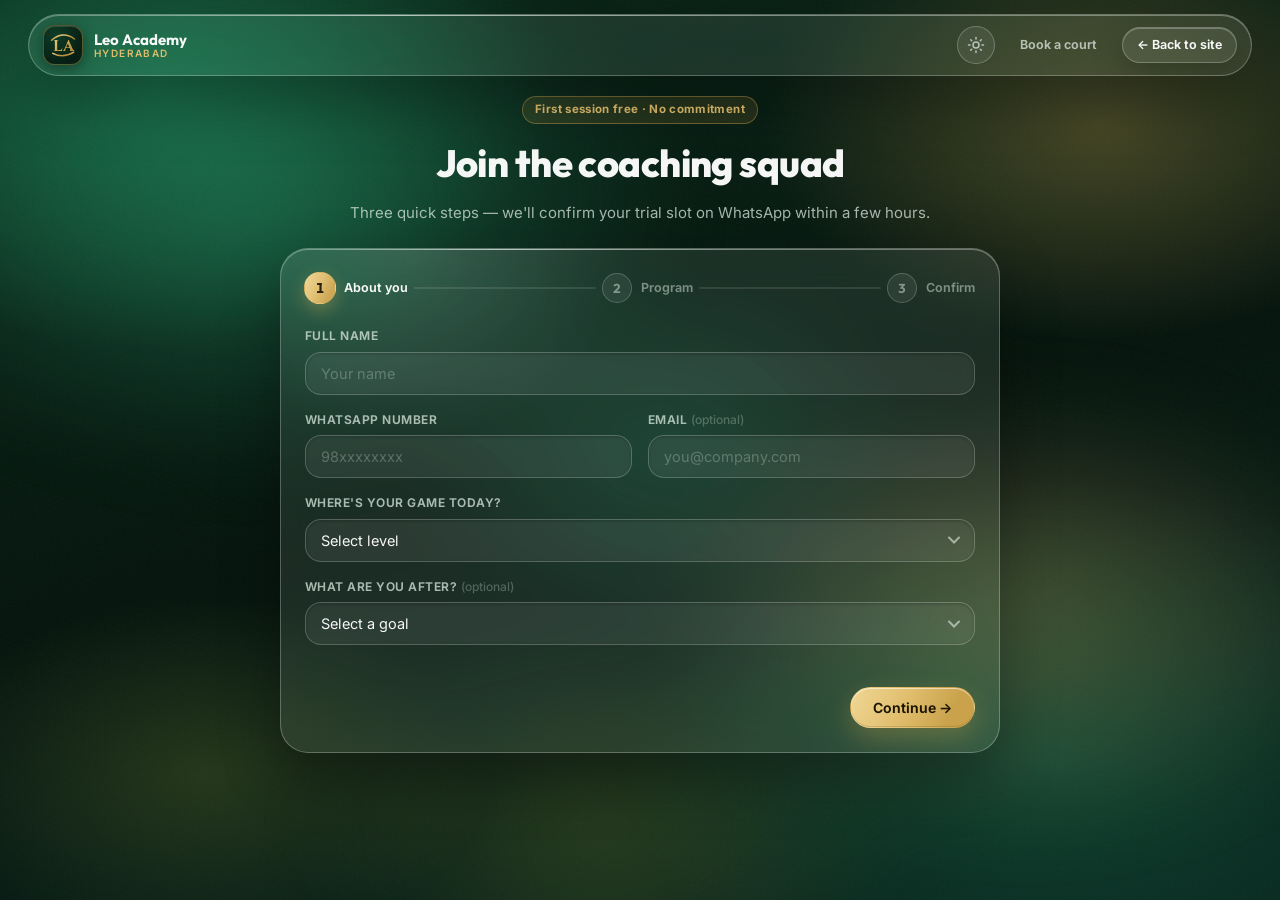
<file: admission.html>
<!DOCTYPE html>
<html lang="en" data-theme="dark">
<head>
  <meta charset="UTF-8" />
  <meta name="viewport" content="width=device-width, initial-scale=1.0, viewport-fit=cover" />
  <meta name="theme-color" content="#04130c" />
  <title>Join Coaching — Leo Academy</title>
  <link rel="icon" type="image/svg+xml" href="assets/img/favicon.svg" />
  <link rel="preconnect" href="https://fonts.googleapis.com" />
  <link rel="preconnect" href="https://fonts.gstatic.com" crossorigin />
  <link href="https://fonts.googleapis.com/css2?family=Outfit:wght@500;600;700;800&family=Inter:wght@400;500;600;700&family=Cinzel:wght@700&display=swap" rel="stylesheet" />
  <link rel="stylesheet" href="assets/css/glass.css?v=37" />
  <script>document.documentElement.dataset.theme = localStorage.getItem("lt-theme") || "dark"; document.documentElement.classList.add("lt-js");</script>
  <style>
    .adm-wrap { max-width: 720px; margin: 0 auto; width: 100%; }
    .adm-hero { text-align: center; margin-bottom: var(--gap-4); }
    .adm-hero h1 { font-size: clamp(26px, 4vw, 38px); font-weight: 800; }
    .adm-hero p { color: var(--ink-mid); margin-top: 8px; }
    .form-grid { display: grid; grid-template-columns: 1fr 1fr; gap: var(--gap-3); }
    .form-grid .full { grid-column: 1 / -1; }
    @media (max-width: 620px) { .form-grid { grid-template-columns: 1fr; } }
    .batch-pick { display: grid; grid-template-columns: 1fr 1fr; gap: 10px; }
    @media (max-width: 620px) { .batch-pick { grid-template-columns: 1fr; } }
    .batch-pick .choice { flex-direction: column; align-items: flex-start; gap: 4px; padding: 14px 16px; }
    .batch-pick .choice .bp-top { display: flex; align-items: center; gap: 10px; width: 100%; }
    .batch-pick .choice .bp-name { font-weight: 700; color: var(--ink-hi); font-size: 14px; }
    .batch-pick .choice .bp-meta { font-size: 12px; color: var(--ink-low); padding-left: 28px; }
    .done-card { text-align: center; padding: clamp(36px, 6vh, 60px) var(--gap-4); display: none; }
    .done-card.show { display: block; animation: lt-step-in .5s var(--ease-spring) both; }
    .done-card .big-check { width: 74px; height: 74px; margin: 0 auto var(--gap-3); border-radius: 50%; display: grid; place-items: center;
      background: rgba(52, 211, 153, .15); border: 1.5px solid rgba(52, 211, 153, .5); color: var(--tx-green); }
    .done-card .big-check svg { width: 34px; height: 34px; }
  </style>
</head>
<body>
  <div class="lt-bg" aria-hidden="true"></div>

  <nav class="lt-nav glass">
    <a class="nav-brand" href="index.html">
      <span class="mark" data-logo="30"></span>
      <span class="t"><strong>Leo Academy</strong><span>Hyderabad</span></span>
    </a>
    <div class="nav-actions">
      <button type="button" class="theme-toggle"></button>
      <a class="btn btn-ghost btn-sm hide-mobile" href="booking.html">Book a court</a>
      <a class="btn btn-glass btn-sm" href="index.html">← Back to site</a>
    </div>
  </nav>

  <main class="lt-page">
    <div class="adm-wrap">
      <div class="adm-hero reveal">
        <span class="pill gold">First session free · No commitment</span>
        <h1 class="mt-2">Join the coaching squad</h1>
        <p>Three quick steps — we'll confirm your trial slot on WhatsApp within a few hours.</p>
      </div>

      <div class="glass glass-card" id="wizard">
        <div class="adm-stepper" id="stepper">
          <div class="step active" data-s="1"><span class="num"><span class="n">1</span></span><span class="lbl">About you</span></div>
          <div class="bar" id="bar1"></div>
          <div class="step" data-s="2"><span class="num"><span class="n">2</span></span><span class="lbl">Program</span></div>
          <div class="bar" id="bar2"></div>
          <div class="step" data-s="3"><span class="num"><span class="n">3</span></span><span class="lbl">Confirm</span></div>
        </div>

        <form id="admForm" novalidate>
          <!-- step 1: about you -->
          <section class="adm-step active" data-step="1">
            <div class="form-grid">
              <label class="field full"><span>Full name</span><input type="text" name="name" placeholder="Your name" required /></label>
              <label class="field"><span>WhatsApp number</span><input type="tel" name="phone" placeholder="98xxxxxxxx" required /></label>
              <label class="field"><span>Email <span class="opt">(optional)</span></span><input type="email" name="email" placeholder="you@company.com" /></label>
              <label class="field full"><span>Where's your game today?</span>
                <select name="level"><option value="">Select level</option><option>Complete beginner</option><option>Played casually / social sets</option><option>Trained before, getting back into it</option><option>Competitive — leagues or tournaments</option></select>
              </label>
              <label class="field full"><span>What are you after? <span class="opt">(optional)</span></span>
                <select name="goal"><option value="">Select a goal</option><option>Learn the game properly</option><option>Fitness &amp; stress relief</option><option>Compete in leagues</option><option>Sharpen up for corporate events</option></select>
              </label>
            </div>
          </section>

          <!-- step 2: program -->
          <section class="adm-step" data-step="2">
            <div class="batch-pick" id="programPick"></div>
            <div class="form-grid mt-3">
              <label class="field"><span>Preferred timing</span>
                <select name="slot"><option>Morning batch</option><option>Evening batch</option><option>Flexible</option></select>
              </label>
              <label class="field"><span>Trial date <span class="opt">(optional)</span></span><input type="date" name="date" /></label>
            </div>
          </section>

          <!-- step 3: confirm -->
          <section class="adm-step" data-step="3">
            <div id="summary" class="lt-grid" style="gap: 10px;"></div>
            <label class="choice mt-3"><input type="checkbox" name="agree" /><span class="dot"></span><span>Contact me on WhatsApp to confirm my trial slot.</span></label>
          </section>

          <div class="form-msg" id="msg"></div>
          <div class="adm-nav">
            <button type="button" class="btn btn-ghost" id="backBtn" style="visibility:hidden;">← Back</button>
            <span class="grow"></span>
            <button type="button" class="btn btn-primary" id="nextBtn">Continue →</button>
          </div>
        </form>
      </div>

      <!-- success -->
      <div class="glass done-card" id="doneCard">
        <div class="big-check"><svg viewBox="0 0 24 24" fill="none" stroke="currentColor" stroke-width="2.5" stroke-linecap="round" stroke-linejoin="round"><path d="M20 6 9 17l-5-5"/></svg></div>
        <h2>Application received 🎾</h2>
        <p class="muted mt-2">Our coach will WhatsApp you shortly to confirm your trial slot.<br />Bring water and non-marking sports shoes — racquets are available courtside.</p>
        <div class="mt-4 flex" style="justify-content:center; flex-wrap:wrap;">
          <a class="btn btn-primary" href="booking.html">Book a court meanwhile</a>
          <a class="btn btn-glass" href="index.html">Back to home</a>
        </div>
      </div>
    </div>
  </main>

  <script src="assets/js/core.js?v=37"></script>
  <script src="assets/js/data.js?v=37"></script>
  <script src="assets/js/cloud.js?v=37"></script>
  <script>
    (function () {
      var step = 1, TOTAL = 3;
      var form = document.getElementById("admForm");
      var msg = document.getElementById("msg");

      document.getElementById("programPick").innerHTML = LT_DATA.programs.map(function (p, i) {
        return '<label class="choice"><div class="bp-top"><input type="radio" name="program" value="' + p.id + '"' + (i === 0 ? " checked" : "") + ' /><span class="dot"></span><span class="bp-name">' + p.name + "</span></div>" +
          '<span class="bp-meta">' + p.level + " · " + p.days + "</span></label>";
      }).join("");
      // trials are booked ahead, never backdated
      form.querySelector('[name="date"]').min = LT.today();

      function paint() {
        document.querySelectorAll("#stepper .step").forEach(function (el) {
          var s = +el.dataset.s;
          el.classList.toggle("active", s === step);
          el.classList.toggle("done", s < step);
        });
        document.getElementById("bar1").style.setProperty("--fill", step > 1 ? "100%" : "0%");
        document.getElementById("bar2").style.setProperty("--fill", step > 2 ? "100%" : "0%");
        document.querySelectorAll(".adm-step").forEach(function (el) {
          el.classList.toggle("active", +el.dataset.step === step);
        });
        document.getElementById("backBtn").style.visibility = step === 1 ? "hidden" : "visible";
        document.getElementById("nextBtn").textContent = step === TOTAL ? "Submit application" : "Continue →";
        msg.textContent = "";
        if (step === 3) fillSummary();
      }

      function fillSummary() {
        var d = new FormData(form);
        var prog = LT_DATA.programs.find(function (p) { return p.id === d.get("program"); }) || {};
        var rows = [
          ["Name", d.get("name")],
          ["Contact", d.get("phone") + (d.get("email") ? " · " + d.get("email") : "")],
          ["Level", d.get("level") || "To be assessed"],
          ["Program", prog.name + " · " + d.get("slot")],
          ["Trial date", d.get("date") || "First available slot"],
        ];
        document.getElementById("summary").innerHTML = rows.map(function (r) {
          return '<div class="flex between" style="padding:11px 14px;border:1px solid var(--tile-border);border-radius:var(--r-md);background:var(--tile-bg);">' +
            '<span class="faint" style="font-size:12px;text-transform:uppercase;letter-spacing:.06em;font-weight:650;">' + r[0] + "</span>" +
            '<span style="font-weight:650;text-align:right;">' + LT.esc(r[1]) + "</span></div>";
        }).join("");
      }

      function validate() {
        var d = new FormData(form);
        if (step === 1) {
          if (!String(d.get("name") || "").trim()) return "Please enter your name.";
          if (String(d.get("phone") || "").replace(/\D/g, "").length < 10) return "Please enter a valid 10-digit WhatsApp number.";
        }
        if (step === 3 && !d.get("agree")) return "Please tick the consent box so we can reach you.";
        return "";
      }

      document.getElementById("nextBtn").addEventListener("click", function () {
        var err = validate();
        if (err) { msg.textContent = err; msg.className = "form-msg error"; return; }
        if (step < TOTAL) { step++; paint(); return; }
        var d = new FormData(form);
        var apps = LT.store.read("applications", []);
        var rec = {
          name: d.get("name"), phone: d.get("phone"), email: d.get("email"),
          level: d.get("level"), goal: d.get("goal"), program: d.get("program"),
          slot: d.get("slot"), date: d.get("date"), at: new Date().toISOString(),
        };
        // same phone re-submitting within a day (double-tap, impatience) —
        // don't file a second enquiry from this device
        var ph10 = String(rec.phone || "").replace(/\D/g, "").slice(-10);
        var dup = apps.find(function (a) {
          return String(a.phone || "").replace(/\D/g, "").slice(-10) === ph10 &&
            Date.now() - new Date(a.at).getTime() < 864e5;
        });
        if (dup) {
          msg.textContent = "We already have your enquiry — our coach will call you.";
          msg.className = "form-msg error";
          return;
        }
        function showDone() {
          apps.unshift(rec);
          LT.store.write("applications", apps);
          document.getElementById("wizard").style.display = "none";
          document.querySelector(".adm-hero").style.display = "none";
          document.getElementById("doneCard").classList.add("show");
          LT.toast("Application received — see you on court! 🎾");
        }
        if (window.LT_CLOUD) {
          LT_CLOUD.track("admission_submitted", { program: rec.program || "" });
          LT_CLOUD.addApplication(rec).then(showDone).catch(function (e) {
            msg.textContent = /too many/.test(String(e.message)) ? "We already have your enquiry — our coach will call you."
              : /no connection/.test(String(e.message)) ? "No connection — please try again or call +91 96768 29060."
              : "Something went wrong — please call +91 96768 29060.";
            msg.className = "form-msg error";
          });
        } else { showDone(); }
      });
      document.getElementById("backBtn").addEventListener("click", function () { if (step > 1) { step--; paint(); } });

      paint();
    })();
  </script>
</body>
</html>
</file>
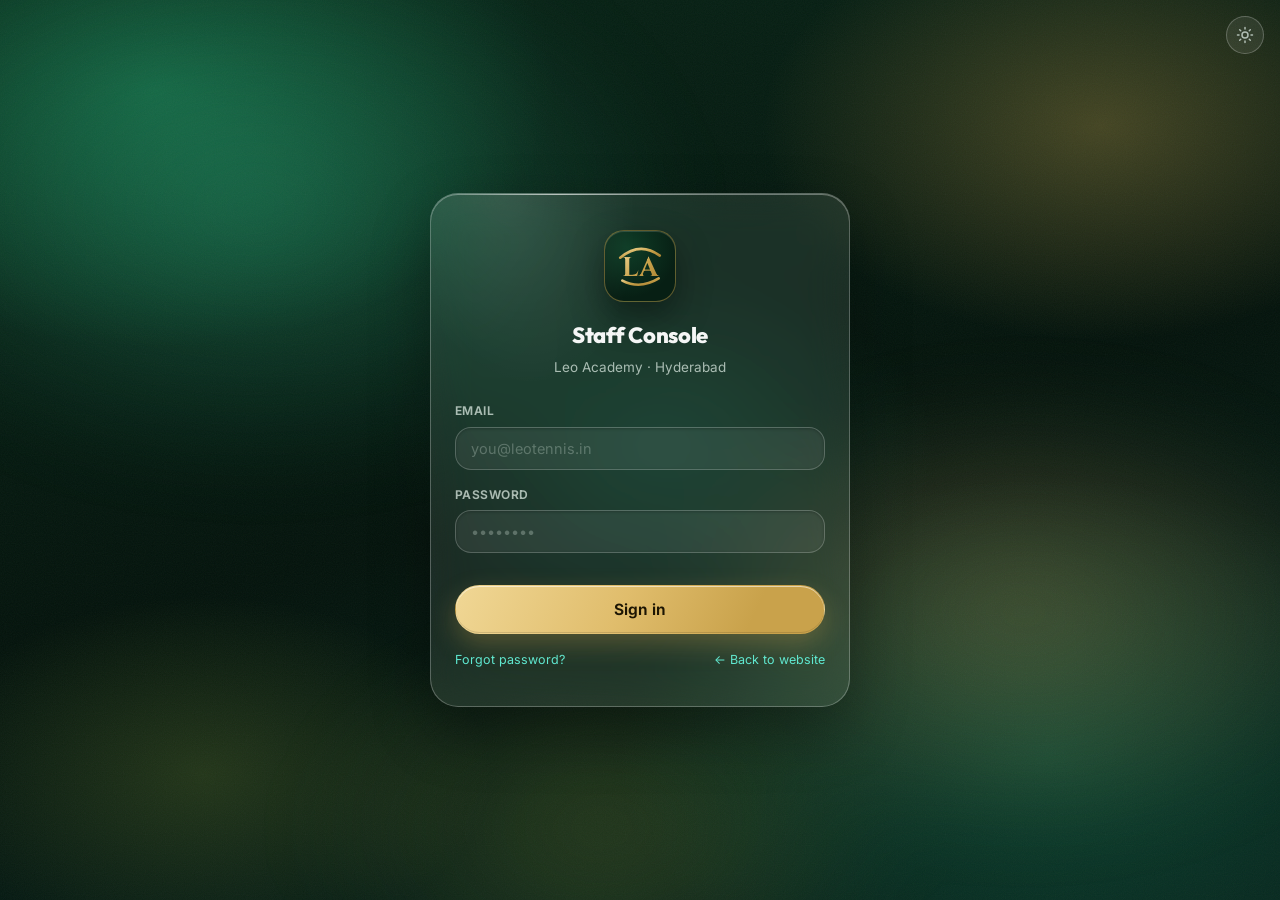
<file: attendance.html>
<!DOCTYPE html>
<html lang="en" data-theme="dark">
<head>
  <meta charset="UTF-8" />
  <meta name="viewport" content="width=device-width, initial-scale=1.0, viewport-fit=cover" />
  <meta name="theme-color" content="#04130c" />
  <title>Attendance — Leo Academy</title>
  <link rel="icon" type="image/svg+xml" href="assets/img/favicon.svg" />
  <link rel="preconnect" href="https://fonts.googleapis.com" />
  <link rel="preconnect" href="https://fonts.gstatic.com" crossorigin />
  <link href="https://fonts.googleapis.com/css2?family=Outfit:wght@500;600;700;800&family=Inter:wght@400;500;600;700&family=Cinzel:wght@700&display=swap" rel="stylesheet" />
  <link rel="stylesheet" href="assets/css/glass.css?v=37" />
  <script>document.documentElement.dataset.theme = localStorage.getItem("lt-theme") || "dark"; document.documentElement.classList.add("lt-js");</script>
  <style>
    .att-mode { display: flex; gap: 8px; }
    .att-mode .chip { font-size: 13px; padding: 9px 20px; }
    .att-summary { display: flex; gap: 8px 14px; flex-wrap: wrap; }
    /* delete affordance on coach tiles (staff mode only) */
    .att-tile { position: relative; }
    .att-tile .att-del { position: absolute; top: 5px; right: 5px; width: 22px; height: 22px; border-radius: 50%;
      display: none; place-items: center; border: 1px solid var(--chip-border); background: var(--tile-bg);
      color: var(--ink-low); font-size: 12px; line-height: 1; cursor: pointer; z-index: 2; }
    .att-tile .att-del:hover { color: var(--tx-red); border-color: rgba(255, 107, 107, .5); }
    body.staff-mode .att-tile .att-del { display: grid; }
  </style>
</head>
<body>
  <div class="lt-bg" aria-hidden="true"></div>

  <main class="lt-page">
    <div class="card-head" style="margin-bottom: 0;">
      <div>
        <div class="kicker">Attendance</div>
        <h2>Tap to mark present</h2>
        <div class="sub">Marks save instantly — tap again to undo.</div>
      </div>
      <div class="flex wrap">
        <input type="date" id="attDate" style="width:auto;" />
        <span class="pill gold" id="attCount">—</span>
        <button class="btn btn-primary btn-sm hide" id="addCoachBtn">+ Add coach</button>
      </div>
    </div>

    <div class="glass glass-card tight">
      <div class="flex between wrap">
        <div class="att-mode chip-row filters" id="modeChips">
          <button class="chip active" data-mode="members">Members</button>
          <button class="chip" data-mode="staff">Staff &amp; coaches</button>
        </div>
        <span class="lt-filter" id="programFilterWrap"><select id="programSelect" aria-label="Filter by program"></select></span>
      </div>
    </div>

    <div class="glass glass-card">
      <div class="att-grid" id="grid"></div>
    </div>
  </main>

  <!-- add coach modal -->
  <div class="lt-modal-backdrop" id="acBackdrop">
    <div class="glass lt-modal" style="width: min(420px, 100%);">
      <div class="modal-head">
        <div><div class="kicker">Staff &amp; coaches</div><h2 style="font-size:20px;">Add a coach</h2></div>
        <button class="btn btn-icon btn-ghost" id="acClose" aria-label="Close">✕</button>
      </div>
      <form id="acForm" class="lt-grid" style="gap: var(--gap-3);">
        <label class="field"><span>Name</span><input type="text" name="name" placeholder="Full name" required /></label>
        <label class="field"><span>Role</span><input type="text" name="role" placeholder="e.g. Performance Coach" required /></label>
        <div class="form-msg" id="acMsg" style="min-height:0;"></div>
        <button class="btn btn-primary btn-block" type="submit">Add coach</button>
      </form>
    </div>
  </div>

  <script src="assets/js/core.js?v=37"></script>
  <script src="assets/js/data.js?v=37"></script>
  <script src="assets/js/cloud.js?v=37"></script>
  <script>
    LT.auth.require();
    LT.managerShell("attendance.html");

    (function () {
      var dateInput = document.getElementById("attDate");
      dateInput.value = LT.today();
      var mode = "members";  // members | staff
      var program = "all";

      /* program filter (members mode only) */
      var chips = [{ id: "all", name: "All programs" }].concat(LT_DATA.programs);
      var progWrap = document.getElementById("programFilterWrap");
      var progSelect = document.getElementById("programSelect");
      progSelect.innerHTML = chips.map(function (p) {
        return '<option value="' + p.id + '">' + p.name + "</option>";
      }).join("");
      progSelect.addEventListener("change", function () {
        program = this.value;
        render();
      });

      document.getElementById("modeChips").addEventListener("click", function (e) {
        var btn = e.target.closest(".chip");
        if (!btn) return;
        mode = btn.dataset.mode;
        this.querySelectorAll(".chip").forEach(function (c) { c.classList.toggle("active", c === btn); });
        progWrap.style.display = mode === "members" ? "" : "none";
        document.getElementById("addCoachBtn").classList.toggle("hide", mode !== "staff");
        document.body.classList.toggle("staff-mode", mode === "staff");
        render();
      });

      function key() { return (mode === "staff" ? "att-staff-" : "att-") + dateInput.value; }
      function present() { return LT.store.read(key(), []); }

      // cloud is authoritative when reachable: pull the day's marks (both
      // modes) into the local store so every staff phone sees the same ticks
      function syncFromCloud() {
        if (!window.LT_CLOUD) return;
        var d = dateInput.value;
        LT_CLOUD.fetchAttendance(d).then(function (rows) {
          if (!rows) return;
          var mem = [], st = [];
          rows.forEach(function (r) { (r.kind === "staff" ? st : mem).push(r.kind === "staff" ? r.person_id : +r.person_id); });
          LT.store.write("att-" + d, mem);
          LT.store.write("att-staff-" + d, st);
          render();
        });
      }

      function render() {
        var marks = present();
        var list, total;
        if (mode === "staff") {
          list = LT_STAFF();
          total = list.length;
          document.getElementById("grid").innerHTML = list.map(function (p) {
            var on = marks.indexOf(p.id) !== -1;
            return '<div class="att-tile' + (on ? " present" : "") + '" data-id="' + p.id + '">' +
              '<button type="button" class="att-del" data-del="' + p.id + '" aria-label="Remove ' + LT.esc(p.name) + '">✕</button>' +
              '<span class="av">' + (on ? "✓" : LT.initials(p.name)) + "</span>" +
              '<span><span class="nm">' + LT.esc(p.name) + '</span><br /><span class="bt">' + LT.esc(p.role) + "</span></span></div>";
          }).join("");
        } else {
          var roster = LT_ROSTER();
          list = roster.filter(function (m) { return program === "all" || m.program === program; });
          total = roster.length;
          document.getElementById("grid").innerHTML = list.map(function (m) {
            var on = marks.indexOf(m.id) !== -1;
            var p = LT_DATA.programs.find(function (x) { return x.id === m.program; });
            return '<div class="att-tile' + (on ? " present" : "") + '" data-id="' + m.id + '">' +
              '<span class="av">' + (on ? "✓" : LT.initials(m.name)) + "</span>" +
              '<span><span class="nm">' + LT.esc(m.name) + '</span><br /><span class="bt">' + (p ? LT.esc(p.name) : "—") + "</span></span></div>";
          }).join("");
        }
        document.getElementById("attCount").textContent =
          marks.length + " / " + total + (mode === "staff" ? " staff present" : " members present");
      }

      document.getElementById("grid").addEventListener("click", function (e) {
        // delete a coach (staff mode) — takes precedence over the mark toggle
        var del = e.target.closest("[data-del]");
        if (del) { e.stopPropagation(); removeCoach(del.dataset.del); return; }
        var tile = e.target.closest(".att-tile");
        if (!tile) return;
        var id = mode === "staff" ? tile.dataset.id : +tile.dataset.id;
        var marks = present();
        var i = marks.indexOf(id);
        if (i === -1) marks.push(id); else marks.splice(i, 1);
        LT.store.write(key(), marks);
        if (window.LT_CLOUD) LT_CLOUD.setPresence(dateInput.value, mode === "staff" ? "staff" : "member", id, i === -1);
        render();
      });

      /* ---------- add / remove coaches (staff roster) ---------- */
      var acBackdrop = document.getElementById("acBackdrop");
      document.getElementById("addCoachBtn").addEventListener("click", function () {
        document.getElementById("acForm").reset();
        document.getElementById("acMsg").textContent = "";
        acBackdrop.classList.add("open");
      });
      document.getElementById("acClose").addEventListener("click", function () { acBackdrop.classList.remove("open"); });
      acBackdrop.addEventListener("click", function (e) { if (e.target === acBackdrop) acBackdrop.classList.remove("open"); });
      document.getElementById("acForm").addEventListener("submit", function (e) {
        e.preventDefault();
        var f = new FormData(this), acMsg = document.getElementById("acMsg");
        var name = (f.get("name") || "").trim(), role = (f.get("role") || "").trim();
        if (!name) { acMsg.textContent = "Please enter the coach's name."; acMsg.className = "form-msg error"; return; }
        if (!role) { acMsg.textContent = "Please enter their role."; acMsg.className = "form-msg error"; return; }
        var added = LT.store.read("staff-added", []) || [];
        added.push({ id: "C" + Date.now(), name: name, role: role });
        LT.store.write("staff-added", added);
        acBackdrop.classList.remove("open");
        LT.toast("✓ " + name.split(" ")[0] + " added to the staff roster");
        render();
      });

      function removeCoach(id) {
        var s = LT_STAFF().find(function (x) { return x.id === id; });
        if (!s) return;
        if (!window.confirm("Remove " + s.name + " from the staff roster?")) return;
        // drop from local adds if it was one; always record a removal so seed
        // coaches disappear too (they can't be spliced from LT_DATA)
        var added = (LT.store.read("staff-added", []) || []).filter(function (x) { return x.id !== id; });
        LT.store.write("staff-added", added);
        var removed = LT.store.read("staff-removed", []) || [];
        if (removed.indexOf(id) === -1) { removed.push(id); LT.store.write("staff-removed", removed); }
        // clear any of today's presence mark for the removed person
        var marks = present().filter(function (x) { return x !== id; });
        LT.store.write(key(), marks);
        LT.toast("Removed " + s.name.split(" ")[0]);
        render();
      }

      dateInput.addEventListener("change", function () { render(); syncFromCloud(); });
      render();
      syncFromCloud();
    })();
  </script>
</body>
</html>
</file>
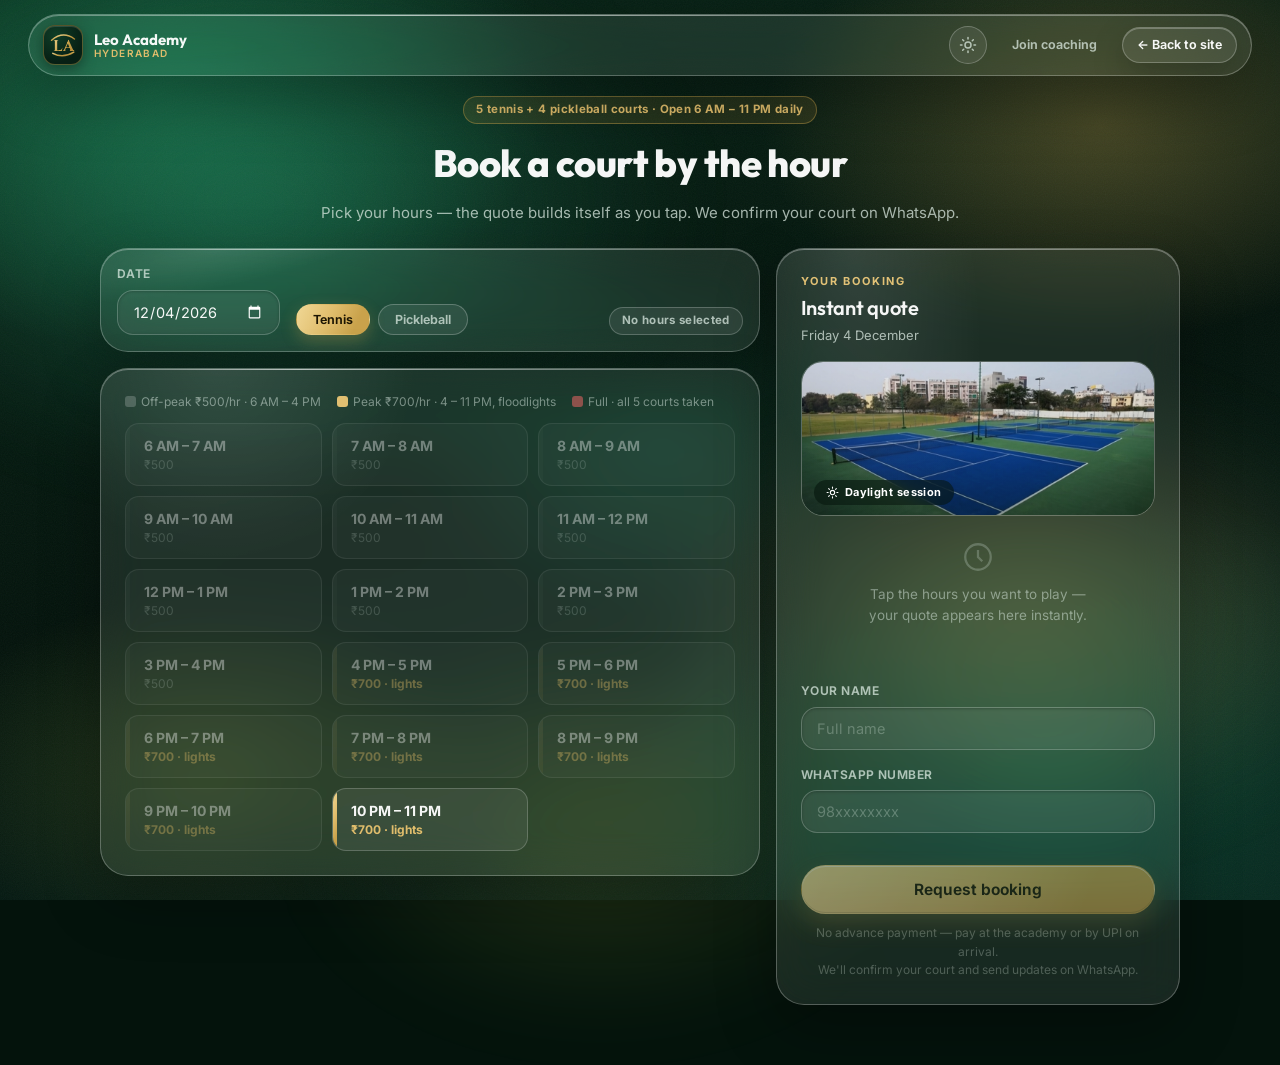
<file: booking.html>
<!DOCTYPE html>
<html lang="en" data-theme="dark">
<head>
  <meta charset="UTF-8" />
  <meta name="viewport" content="width=device-width, initial-scale=1.0, viewport-fit=cover" />
  <meta name="theme-color" content="#04130c" />
  <title>Book a Court — Leo Academy</title>
  <link rel="icon" type="image/svg+xml" href="assets/img/favicon.svg" />
  <link rel="preconnect" href="https://fonts.googleapis.com" />
  <link rel="preconnect" href="https://fonts.gstatic.com" crossorigin />
  <link href="https://fonts.googleapis.com/css2?family=Outfit:wght@500;600;700;800&family=Inter:wght@400;500;600;700&family=Cinzel:wght@700&display=swap" rel="stylesheet" />
  <link rel="stylesheet" href="assets/css/glass.css?v=37" />
  <script>document.documentElement.dataset.theme = localStorage.getItem("lt-theme") || "dark"; document.documentElement.classList.add("lt-js");</script>
  <style>
    .bk-wrap { max-width: 1080px; margin: 0 auto; width: 100%; }
    .bk-hero { text-align: center; margin-bottom: var(--gap-4); }
    .bk-hero h1 { font-size: clamp(26px, 4vw, 38px); font-weight: 800; }
    .bk-hero p { color: var(--ink-mid); margin-top: 8px; }

    /* two-column: slots left, sticky quote panel right */
    .bk-layout { display: grid; grid-template-columns: 1.55fr .95fr; gap: var(--gap-3); align-items: start; }
    .bk-main { display: flex; flex-direction: column; gap: var(--gap-3); min-width: 0; }
    .bk-side { position: sticky; top: calc(var(--nav-h) + 20px); }

    .bk-controls { display: flex; gap: var(--gap-2) var(--gap-3); align-items: flex-end; flex-wrap: wrap; }
    .bk-legend { display: flex; gap: var(--gap-3); font-size: 12px; color: var(--ink-low); align-items: center; flex-wrap: wrap; padding-bottom: 12px; }
    .bk-legend .sw { display: inline-block; width: 11px; height: 11px; border-radius: 3px; margin-right: 5px; vertical-align: -1px; }

    /* quote panel */
    .qp-date { font-size: 13px; color: var(--ink-mid); margin-top: 2px; }

    /* day/night court preview — crossfades when evening hours are picked */
    .qp-photo { position: relative; margin-top: var(--gap-3); border-radius: var(--r-lg); overflow: hidden;
      aspect-ratio: 16/7; border: 1px solid var(--glass-border); }
    .qp-photo img { position: absolute; inset: 0; width: 100%; height: 100%; object-fit: cover;
      filter: saturate(0.82) brightness(0.92); transition: opacity 1s ease; }
    .qp-photo::after { content: ""; position: absolute; inset: 0; pointer-events: none;
      background: linear-gradient(180deg, transparent 55%, rgba(4, 19, 12, 0.38)); }
    .qp-photo img.night { opacity: 0; }
    .qp-photo.is-night img.night { opacity: 1; }
    .qp-photo .qp-cap { position: absolute; left: 12px; bottom: 10px; z-index: 2; color: #fff;
      font-size: 11px; font-weight: 700; letter-spacing: .04em; padding: 4px 12px; border-radius: 99px;
      background: rgba(4,19,12,.55); -webkit-backdrop-filter: blur(8px); backdrop-filter: blur(8px);
      display: inline-flex; align-items: center; gap: 6px; transition: background .5s ease; }
    .qp-photo .qp-cap svg { width: 13px; height: 13px; }
    .qp-photo.is-night .qp-cap { background: rgba(201,162,75,.35); }
    .qp-empty { padding: var(--gap-4) var(--gap-2); text-align: center; color: var(--ink-low); font-size: 13.5px; }
    .qp-empty svg { width: 34px; height: 34px; display: block; margin: 0 auto 10px; opacity: .5; }
    .qp-rows { display: flex; flex-direction: column; gap: 8px; margin-top: var(--gap-3); }
    .qp-row { display: flex; align-items: center; gap: 10px; padding: 10px 12px 10px 14px;
      border: 1px solid var(--tile-border); border-radius: var(--r-md); background: var(--tile-bg); }
    .qp-row .t { font-weight: 700; font-size: 13.5px; color: var(--ink-hi); flex: 1; }
    .qp-row .r { font-size: 13px; color: var(--tx-gold); font-weight: 700; font-variant-numeric: tabular-nums; }
    .qp-row .x { width: 26px; height: 26px; flex: none; display: grid; place-items: center; border-radius: 50%;
      border: 1px solid var(--chip-border); background: transparent; color: var(--ink-low); cursor: pointer; font-size: 13px;
      transition: color .2s ease, border-color .2s ease; }
    .qp-row .x:hover { color: var(--tx-red); border-color: rgba(255,107,107,.5); }
    .qp-total { display: flex; align-items: baseline; justify-content: space-between; gap: var(--gap-2);
      margin-top: var(--gap-3); padding-top: var(--gap-3); border-top: 1px solid var(--line); }
    .qp-total .lbl { font-size: 12px; font-weight: 700; letter-spacing: .1em; text-transform: uppercase; color: var(--ink-low); }
    .qp-total .amt { font-family: var(--font-display); font-size: 30px; font-weight: 800; color: var(--tx-gold); }
    .qp-form { display: flex; flex-direction: column; gap: var(--gap-3); margin-top: var(--gap-3); }
    .qp-note { font-size: 12px; color: var(--ink-faint); text-align: center; margin-top: 10px; }

    /* floating summary bar (mobile) */
    .bk-mobilebar { position: fixed; bottom: calc(12px + env(safe-area-inset-bottom, 0px)); left: 50%; transform: translateX(-50%);
      z-index: 70; width: min(440px, calc(100% - 20px)); display: none; align-items: center; gap: var(--gap-2);
      padding: 10px 10px 10px 20px; border-radius: var(--r-pill); }
    .bk-mobilebar .mb-t { flex: 1; min-width: 0; }
    .bk-mobilebar .mb-hours { font-size: 11.5px; color: var(--ink-mid); white-space: nowrap; overflow: hidden; text-overflow: ellipsis; }
    .bk-mobilebar .mb-amt { font-family: var(--font-display); font-weight: 800; font-size: 19px; color: var(--tx-gold); line-height: 1.1; }

    @media (max-width: 719px) {
      .bk-layout { grid-template-columns: 1fr; }
      .bk-side { position: static; }
      body.has-selection .bk-mobilebar { display: flex; }
      body.has-selection { padding-bottom: 84px; }
    }

    .done-card { text-align: center; padding: clamp(36px, 6vh, 60px) var(--gap-4); display: none; }
    .done-card.show { display: block; animation: lt-step-in .5s var(--ease-spring) both; }
    .done-card .big-check { width: 74px; height: 74px; margin: 0 auto var(--gap-3); border-radius: 50%; display: grid; place-items: center;
      background: rgba(52, 211, 153, .15); border: 1.5px solid rgba(52, 211, 153, .5); color: var(--tx-green); }
    .done-card .big-check svg { width: 34px; height: 34px; }
  </style>
</head>
<body>
  <div class="lt-bg" aria-hidden="true"></div>

  <nav class="lt-nav glass">
    <a class="nav-brand" href="index.html">
      <span class="mark" data-logo="30"></span>
      <span class="t"><strong>Leo Academy</strong><span>Hyderabad</span></span>
    </a>
    <div class="nav-actions">
      <button type="button" class="theme-toggle"></button>
      <a class="btn btn-ghost btn-sm hide-mobile" href="admission.html">Join coaching</a>
      <a class="btn btn-glass btn-sm" href="index.html">← Back to site</a>
    </div>
  </nav>

  <main class="lt-page">
    <div class="bk-wrap">
      <div class="bk-hero reveal">
        <span class="pill gold">5 tennis + 4 pickleball courts · Open 6 AM – 11 PM daily</span>
        <h1 class="mt-2">Book a court by the hour</h1>
        <p>Pick your hours — the quote builds itself as you tap. We confirm your court on WhatsApp.</p>
      </div>

      <div class="bk-layout" id="bookingFlow">
        <!-- left: date + slots -->
        <div class="bk-main">
          <div class="glass glass-card tight">
            <div class="bk-controls">
              <label class="field"><span>Date</span><input type="date" id="bkDate" style="width:auto;" /></label>
              <div class="chip-row" id="sportChips">
                <button class="chip active" data-s="tennis">Tennis</button>
                <button class="chip" data-s="pickleball">Pickleball</button>
              </div>
              <span class="grow"></span>
              <span class="pill" id="selCount">No hours selected</span>
            </div>
          </div>

          <div class="glass glass-card">
            <div class="bk-legend" id="bkLegend"></div>
            <div class="slot-grid" id="slotGrid"></div>
          </div>
        </div>

        <!-- right: sticky quote panel -->
        <aside class="glass glass-card bk-side" id="quotePanel">
          <div class="kicker">Your booking</div>
          <h2 style="font-size:20px;">Instant quote</h2>
          <div class="qp-date" id="qpDate"></div>

          <div class="qp-photo" id="qpPhoto">
            <img src="assets/img/courts/court-1.jpg" alt="Court in daylight" />
            <img class="night" src="assets/img/courts/court-night.jpg" alt="Court under floodlights at night" />
            <span class="qp-cap" id="qpCap"><svg viewBox="0 0 24 24" fill="none" stroke="currentColor" stroke-width="2" stroke-linecap="round"><circle cx="12" cy="12" r="4"/><path d="M12 2v2m0 16v2M4.9 4.9l1.4 1.4m11.4 11.4 1.4 1.4M2 12h2m16 0h2M4.9 19.1l1.4-1.4M17.7 6.3l1.4-1.4"/></svg>Daylight session</span>
          </div>

          <div class="qp-empty" id="qpEmpty">
            <svg viewBox="0 0 24 24" fill="none" stroke="currentColor" stroke-width="1.6"><circle cx="12" cy="12" r="9"/><path d="M12 7v5l3 3"/></svg>
            Tap the hours you want to play —<br />your quote appears here instantly.
          </div>

          <div class="qp-rows" id="qpRows"></div>

          <div class="qp-total hide" id="qpTotal">
            <span class="lbl">Total</span>
            <span class="amt" id="qpAmt">₹0</span>
          </div>

          <form class="qp-form" id="bkForm">
            <label class="field"><span>Your name</span><input type="text" name="name" placeholder="Full name" autocomplete="name" /></label>
            <label class="field"><span>WhatsApp number</span><input type="tel" name="phone" placeholder="98xxxxxxxx" autocomplete="tel" /></label>
            <div class="form-msg" id="bkMsg" style="min-height:0;"></div>
            <button type="submit" class="btn btn-primary btn-block btn-lg" id="bkSubmit" disabled>Request booking</button>
          </form>
          <div class="qp-note">No advance payment — pay at the academy or by UPI on arrival.<br />We'll confirm your court and send updates on WhatsApp.</div>
        </aside>
      </div>

      <!-- success -->
      <div class="glass done-card" id="doneCard">
        <div class="big-check"><svg viewBox="0 0 24 24" fill="none" stroke="currentColor" stroke-width="2.5" stroke-linecap="round" stroke-linejoin="round"><path d="M20 6 9 17l-5-5"/></svg></div>
        <h2>Booking request sent 🎾</h2>
        <p class="muted mt-2" id="doneDetail"></p>
        <p class="faint mt-2" style="font-size:13px;">We'll confirm your court number on WhatsApp shortly.</p>
        <div class="mt-4 flex" style="justify-content:center; flex-wrap:wrap;">
          <button type="button" class="btn btn-primary" id="againBtn">Book another slot</button>
          <a class="btn btn-glass" href="index.html">Back to home</a>
        </div>
      </div>
    </div>
  </main>

  <!-- floating quote bar (mobile) -->
  <div class="bk-mobilebar glass" id="mobileBar">
    <div class="mb-t">
      <div class="mb-amt" id="mbAmt">₹0</div>
      <div class="mb-hours" id="mbHours"></div>
    </div>
    <button type="button" class="btn btn-primary btn-sm" id="mbGo">Complete booking</button>
  </div>

  <script src="assets/js/core.js?v=37"></script>
  <script src="assets/js/data.js?v=37"></script>
  <script src="assets/js/cloud.js?v=37"></script>
  <script>
    (function () {
      var dateInput = document.getElementById("bkDate");
      dateInput.value = LT.today();
      dateInput.min = LT.today();
      var selected = [];
      var sport = "tennis";

      // cloud ledger: slot occupancy from ANY device/channel via the
      // PII-free public_slots view; local seeds still merge for the demo
      var cloudBookings = [];
      function refreshSlots() {
        if (!window.LT_CLOUD) return;
        LT_CLOUD.fetchPublicSlots(LT.today()).then(function (rows) {
          if (rows && rows.length) { cloudBookings = rows; renderSlots(); }
        });
      }
      refreshSlots();

      // live availability: every booking — website, Playo, Hudle or walk-in —
      // counts against the sport's courts, so a slot booked on any channel
      // shows as Full here the moment staff record it
      function bookedCount(date, h, sp) {
        var local = LT.store.read("bookings", []).concat(LT_DATA.bookings);
        var seen = {};
        local.forEach(function (b) { seen[b.id] = 1; });
        return local.concat(cloudBookings.filter(function (b) { return !seen[b.id]; }))
          .filter(function (b) {
            var cid = LT_SLOTS.courtId(b.court);
            var bs = b.sport || (cid && cid[0] === "P" ? "pickleball" : "tennis");
            return b.date === date && b.hour === h && bs === sp && b.status !== "cancelled";
          }).length;
      }

      function paintLegend() {
        var r = LT_DATA.sports[sport].rates;
        document.getElementById("bkLegend").innerHTML =
          '<span><span class="sw" style="background:var(--tile-border);"></span>Off-peak ₹' + r.offPeak + "/hr · 6 AM – 4 PM</span>" +
          '<span><span class="sw" style="background:var(--gold-400);"></span>Peak ₹' + r.peak + "/hr · 4 – 11 PM, floodlights</span>" +
          '<span><span class="sw" style="background:rgba(255,107,107,.5);"></span>Full · all ' + LT_SLOTS.courtsOf(sport).length + " courts taken</span>";
      }

      function renderSlots() {
        var now = new Date();
        var isToday = dateInput.value === LT.today();
        var total = LT_SLOTS.courtsOf(sport).length;
        document.getElementById("slotGrid").innerHTML = LT_SLOTS.hours.map(function (h) {
          var past = isToday && h <= now.getHours();
          var peak = h >= LT_DATA.rates.peakFrom;
          var left = total - bookedCount(dateInput.value, h, sport);
          var full = left <= 0;
          var cls = "slot" + (peak ? " pk" : "") + (selected.indexOf(h) !== -1 ? " sel" : "") + (past || full ? " taken" : "");
          var rate = LT_SLOTS.rate(h, sport);
          var sub = full ? '<span style="color:var(--tx-red);font-weight:700;">Full</span>'
            : (peak ? '<span class="peak">₹' + rate + " · lights</span>" : "₹" + rate) +
              (left <= 2 ? ' · <span style="color:var(--tx-optic);">' + left + " left</span>" : "");
          return '<button type="button" class="' + cls + '" data-h="' + h + '"' + (past || full ? " disabled" : "") + ">" +
            '<span class="sl-time">' + LT_SLOTS.label(h) + "</span>" +
            '<span class="sl-rate">' + sub + "</span></button>";
        }).join("");
        paintLegend();
        renderQuote();
      }

      function renderQuote() {
        var hours = selected.slice().sort(function (a, b) { return a - b; });
        var total = hours.reduce(function (s, h) { return s + LT_SLOTS.rate(h, sport); }, 0);
        var d = new Date(dateInput.value);
        document.getElementById("qpDate").textContent = d.toLocaleDateString("en-IN", { weekday: "long", day: "numeric", month: "long" });

        document.getElementById("selCount").textContent = hours.length
          ? hours.length + " hour" + (hours.length > 1 ? "s" : "") + " · " + LT.fmtINR(total)
          : "No hours selected";

        document.getElementById("qpEmpty").classList.toggle("hide", hours.length > 0);
        document.getElementById("qpTotal").classList.toggle("hide", hours.length === 0);
        document.getElementById("qpRows").innerHTML = hours.map(function (h) {
          return '<div class="qp-row"><span class="t">' + LT_SLOTS.label(h) + "</span>" +
            '<span class="r">' + LT.fmtINR(LT_SLOTS.rate(h, sport)) + "</span>" +
            '<button type="button" class="x" data-remove="' + h + '" aria-label="Remove hour">✕</button></div>';
        }).join("");
        document.getElementById("qpAmt").textContent = LT.fmtINR(total);
        document.getElementById("bkSubmit").disabled = hours.length === 0;
        document.getElementById("bkSubmit").textContent = hours.length
          ? "Request booking · " + LT.fmtINR(total) : "Request booking";

        // day/night preview — floodlights come on when an evening hour is picked;
        // pickleball shows the Den court photo
        var dayImg = document.querySelector("#qpPhoto img:not(.night)");
        dayImg.src = sport === "pickleball" ? "assets/img/courts/pickle-1.jpg" : "assets/img/courts/court-1.jpg";
        var night = sport === "tennis" && hours.some(function (h) { return h >= LT_DATA.rates.peakFrom; });
        document.getElementById("qpPhoto").classList.toggle("is-night", night);
        document.getElementById("qpCap").innerHTML = night
          ? '<svg viewBox="0 0 24 24" fill="none" stroke="currentColor" stroke-width="2" stroke-linecap="round"><path d="M12 3v3m5.5 0.5-2 2M21 12h-3M6.5 6.5l2 2M3 12h3m1 8h10M9 20a6 6 0 1 1 6 0"/></svg>Under floodlights'
          : '<svg viewBox="0 0 24 24" fill="none" stroke="currentColor" stroke-width="2" stroke-linecap="round"><circle cx="12" cy="12" r="4"/><path d="M12 2v2m0 16v2M4.9 4.9l1.4 1.4m11.4 11.4 1.4 1.4M2 12h2m16 0h2M4.9 19.1l1.4-1.4M17.7 6.3l1.4-1.4"/></svg>Daylight session';

        // mobile bar
        document.body.classList.toggle("has-selection", hours.length > 0);
        document.getElementById("mbAmt").textContent = LT.fmtINR(total);
        document.getElementById("mbHours").textContent = hours.map(LT_SLOTS.label).join(", ");
      }

      document.getElementById("slotGrid").addEventListener("click", function (e) {
        var btn = e.target.closest(".slot");
        if (!btn || btn.disabled) return;
        var h = +btn.dataset.h;
        var i = selected.indexOf(h);
        if (i === -1) selected.push(h); else selected.splice(i, 1);
        renderSlots();
      });

      document.getElementById("qpRows").addEventListener("click", function (e) {
        var btn = e.target.closest("[data-remove]");
        if (!btn) return;
        selected.splice(selected.indexOf(+btn.dataset.remove), 1);
        renderSlots();
      });

      document.getElementById("mbGo").addEventListener("click", function () {
        document.getElementById("quotePanel").scrollIntoView({ behavior: "smooth", block: "start" });
        setTimeout(function () { document.querySelector('#bkForm input[name="name"]').focus(); }, 450);
      });

      document.getElementById("sportChips").addEventListener("click", function (e) {
        var btn = e.target.closest(".chip");
        if (!btn) return;
        sport = btn.dataset.s;
        selected = [];
        this.querySelectorAll(".chip").forEach(function (c) { c.classList.toggle("active", c === btn); });
        renderSlots();
      });

      dateInput.addEventListener("change", function () { selected = []; renderSlots(); });

      document.getElementById("bkForm").addEventListener("submit", function (e) {
        e.preventDefault();
        var d = new FormData(this);
        var msg = document.getElementById("bkMsg");
        if (!selected.length) return;
        if (!String(d.get("name") || "").trim()) { msg.textContent = "Please enter your name."; msg.className = "form-msg error"; return; }
        if (String(d.get("phone") || "").replace(/\D/g, "").length < 10) { msg.textContent = "Please enter a valid 10-digit number."; msg.className = "form-msg error"; return; }
        msg.textContent = "";

        // price + capacity enforced server-side (request_booking RPC) —
        // this page never decides amounts
        var hours = selected.slice().sort(function (a, b) { return a - b; });
        var btn = this.querySelector('[type="submit"]');
        if (btn) { btn.disabled = true; }
        Promise.allSettled(hours.map(function (h) {
          return LT_CLOUD.requestBooking(sport, dateInput.value, h, d.get("name"), d.get("phone"));
        })).then(function (results) {
          if (btn) { btn.disabled = false; }
          var ok = results.filter(function (r) { return r.status === "fulfilled"; });
          if (!ok.length) {
            var reason = String(results[0].reason && results[0].reason.message || "");
            msg.textContent = /no connection/.test(reason)
              ? "Couldn't reach the booking desk — please call +91 96768 29060."
              : /slot full/.test(reason)
                ? "Those hours just filled up — pick different slots."
                : "Something went wrong — please try again or call us.";
            msg.className = "form-msg error";
            selected = [];
            refreshSlots();
            return;
          }
          var total = ok.reduce(function (s, r) { return s + r.value.amount; }, 0);
          LT_CLOUD.track("booking_submitted", { sport: sport, hours: ok.length, amount: total });
          var missed = hours.length - ok.length;
          document.getElementById("doneDetail").innerHTML =
            "<strong>" + ok.length + " hour" + (ok.length > 1 ? "s" : "") + "</strong> on " +
            new Date(dateInput.value).toLocaleDateString("en-IN", { weekday: "long", day: "numeric", month: "long" }) +
            " · total <strong>" + LT.fmtINR(total) + "</strong>" +
            (missed ? "<br /><span class='faint'>" + missed + " hour" + (missed > 1 ? "s were" : " was") + " already full and not requested.</span>" : "");
          document.getElementById("bookingFlow").style.display = "none";
          document.querySelector(".bk-hero").style.display = "none";
          document.body.classList.remove("has-selection");
          document.getElementById("doneCard").classList.add("show");
          LT.toast("Booking request sent ✓");
        });
      });

      document.getElementById("againBtn").addEventListener("click", function () {
        selected = [];
        document.getElementById("doneCard").classList.remove("show");
        document.getElementById("bookingFlow").style.display = "";
        document.querySelector(".bk-hero").style.display = "";
        document.getElementById("bkForm").reset();
        renderSlots();
        refreshSlots();
        window.scrollTo({ top: 0, behavior: "smooth" });
      });

      renderSlots();
    })();
  </script>
</body>
</html>
</file>
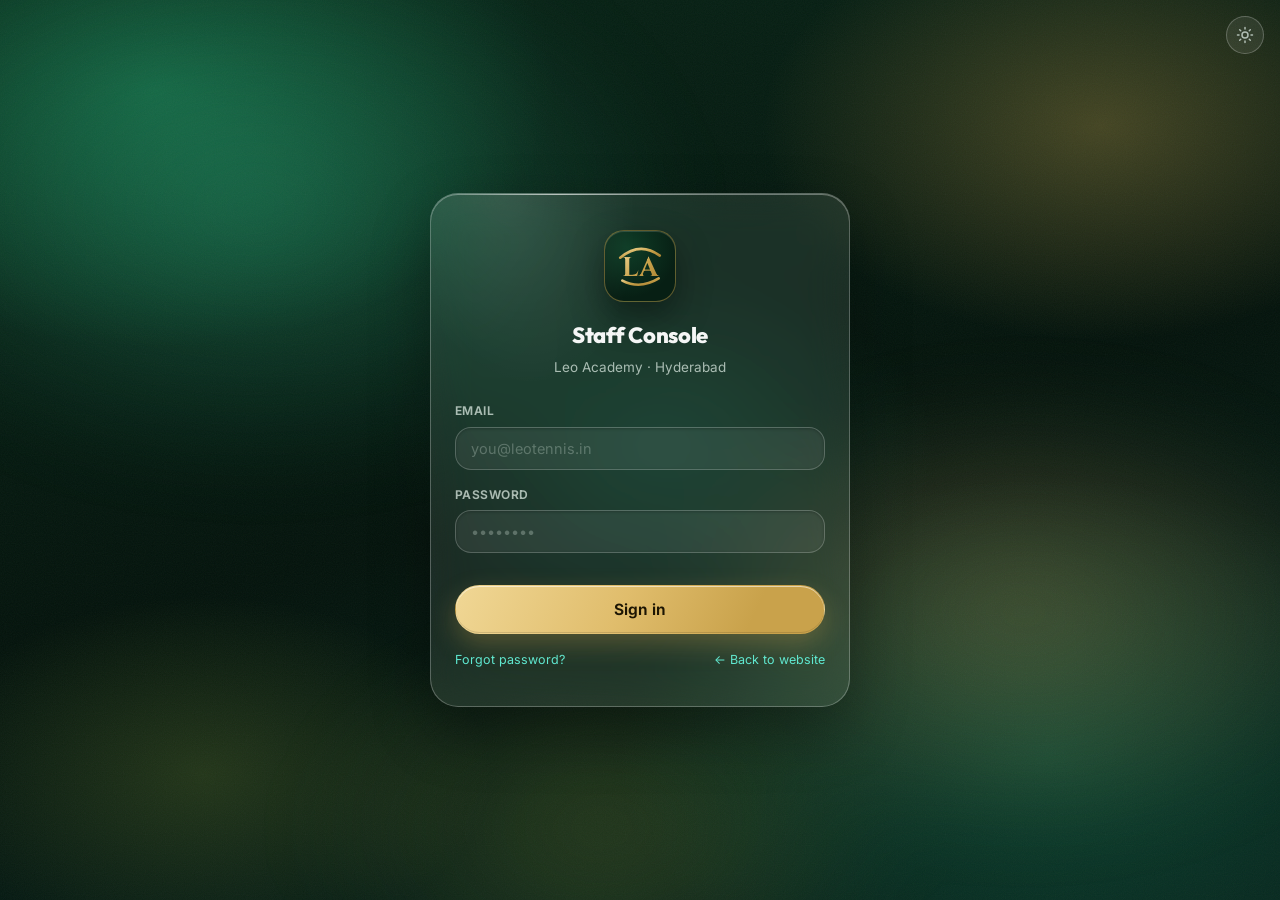
<file: bookings.html>
<!DOCTYPE html>
<html lang="en" data-theme="dark">
<head>
  <meta charset="UTF-8" />
  <meta name="viewport" content="width=device-width, initial-scale=1.0, viewport-fit=cover" />
  <meta name="theme-color" content="#04130c" />
  <title>Bookings — Leo Academy</title>
  <link rel="icon" type="image/svg+xml" href="assets/img/favicon.svg" />
  <link rel="preconnect" href="https://fonts.googleapis.com" />
  <link rel="preconnect" href="https://fonts.gstatic.com" crossorigin />
  <link href="https://fonts.googleapis.com/css2?family=Outfit:wght@500;600;700;800&family=Inter:wght@400;500;600;700&family=Cinzel:wght@700&display=swap" rel="stylesheet" />
  <link rel="stylesheet" href="assets/css/glass.css?v=37" />
  <script>document.documentElement.dataset.theme = localStorage.getItem("lt-theme") || "dark"; document.documentElement.classList.add("lt-js");</script>
  <style>
    .req-tray { display: flex; flex-direction: column; gap: 8px; }
    .req-row { display: flex; align-items: center; gap: 12px; flex-wrap: wrap; padding: 10px 14px;
      border: 1px solid rgba(215,239,79,.35); background: rgba(215,239,79,.07); border-radius: var(--r-md); }
    .req-row .rq-who { font-weight: 700; color: var(--ink-hi); font-size: 13.5px; }
    .req-row .rq-what { font-size: 12.5px; color: var(--ink-mid); }
    .req-row .rq-amt { font-weight: 700; color: var(--tx-gold); font-size: 13px; }

    /* channels split */
    .ch-bar { display: flex; height: 14px; border-radius: 99px; overflow: hidden; gap: 2px; }
    .ch-bar i { display: block; height: 100%; transform-origin: left; animation: lt-fill-bar .8s var(--ease-spring) both; }
    .ch-bar .c-Website { background: var(--gold-grad); }
    .ch-bar .c-Playo { background: linear-gradient(115deg, #6ee7b7, #34d399); }
    .ch-bar .c-Hudle { background: linear-gradient(115deg, #e7f97e, #d7ef4f); }
    .ch-bar .c-Walk-in { background: rgba(255, 255, 255, 0.3); }
    :root[data-theme="light"] .ch-bar .c-Walk-in { background: rgba(20, 50, 34, 0.3); }
    .ch-legend { display: flex; gap: 8px 18px; flex-wrap: wrap; margin-top: 10px; font-size: 12.5px; color: var(--ink-mid); }
    .ch-legend .sw { display: inline-block; width: 11px; height: 11px; border-radius: 3px; margin-right: 6px; vertical-align: -1px; }
    .ch-legend b { color: var(--ink-hi); }

    .tl-legend .sw-free { background: rgba(255, 255, 255, 0.16); }
    :root[data-theme="light"] .tl-legend .sw-free { background: rgba(20, 50, 34, 0.16); }
    .sched-row .sr-acts { display: flex; gap: 4px; flex: none; align-items: center; }
    .sched-row .sr-acts .btn-icon { width: 30px; height: 30px; font-size: 13px; }
    .sched-row.free .sr-acts .btn-icon { opacity: 0; transition: opacity .2s ease; }
    .sched-row.free:hover .sr-acts .btn-icon, .sched-row.free:active .sr-acts .btn-icon { opacity: .8; }

    /* connect channels (credentials feed the central CourtSync engine) */
    .chn-intro { font-size: 12.5px; color: var(--ink-mid); margin-bottom: var(--gap-3); }
    .chn { border: 1px solid var(--line); border-radius: var(--r-md); padding: 12px 14px; margin-bottom: 10px; }
    .chn-h { display: flex; align-items: center; gap: 8px; font-weight: 700; color: var(--ink-hi); font-size: 14px; margin-bottom: 8px; }
    .chn-h .dot { width: 11px; height: 11px; border-radius: 3px; flex: none; }
    .chn-h .chn-ok { margin-left: auto; font-size: 11px; font-weight: 700; color: var(--tx-green); }
    .chn select.chn-m { width: 100%; margin-bottom: 8px; }
    .chn-creds { display: flex; flex-direction: column; gap: 8px; }
    .chn-creds .ci { width: 100%; }
    .chn-note { font-size: 11.5px; color: var(--ink-low); }
    .chn .chn-save { margin-top: 10px; }
    .chn-status { display: flex; gap: 6px 14px; flex-wrap: wrap; font-size: 11.5px; color: var(--ink-low); margin-top: 8px; }
    .chn-status .on { color: var(--tx-green); font-weight: 700; }

    /* reason sheet (in-app cancel/block confirm) */
    .rs-sub { font-size: 12.5px; color: var(--ink-mid); line-height: 1.55; margin: 0 0 14px; }
    .rs-chips { display: flex; flex-wrap: wrap; gap: 8px; margin-bottom: 12px; }
    .rs-chip { cursor: pointer; font-size: 12.5px; font-weight: 600; padding: 7px 13px; border-radius: 99px;
      border: 1px solid var(--line); background: var(--tile-bg); color: var(--ink-mid); transition: all .15s ease; }
    .rs-chip.sel { border-color: var(--tx-gold); background: rgba(201, 162, 75, 0.14); color: var(--ink-hi); }
    .rs-note { width: 100%; margin-bottom: 16px; }
    .rs-acts { display: flex; gap: 10px; }
    .rs-acts .btn { flex: 1; }
    #rsConfirm { background: var(--gold-grad); color: #1c1503; font-weight: 700; }
    #rsConfirm.danger { background: linear-gradient(115deg, #ff8a8a, #e24b4a); color: #fff; }
  </style>
</head>
<body>
  <div class="lt-bg" aria-hidden="true"></div>

  <main class="lt-page">
    <div class="card-head" style="margin-bottom: 0;">
      <div>
        <div class="kicker">Court Bookings</div>
        <h2>Courts at a glance</h2>
        <div class="sub" id="dayLine"></div>
      </div>
      <div class="flex wrap">
        <input type="date" id="bkDate" style="width:auto;" />
        <span class="pill gold" id="dayStats">—</span>
        <button class="btn btn-primary btn-sm" id="addBkBtn">+ Add booking</button>
      </div>
    </div>

    <!-- booking channels, last 30 days -->
    <div class="glass glass-card tight reveal">
      <div class="card-head" style="margin-bottom: 10px; flex-wrap: wrap; gap: 8px;">
        <div><div class="kicker">Channels</div><h2 style="font-size:16px;">Bookings by source · last 30 days</h2></div>
        <div class="flex" style="gap: 8px;">
          <button class="btn btn-glass btn-sm" id="chnBtn" type="button" style="display:inline-flex;align-items:center;gap:6px;">
            <svg viewBox="0 0 24 24" fill="none" stroke="currentColor" stroke-width="2" stroke-linecap="round" stroke-linejoin="round" style="width:14px;height:14px;"><path d="M9 17H7A5 5 0 0 1 7 7h2M15 7h2a5 5 0 0 1 0 10h-2M8 12h8"/></svg>
            Connect channels</button>
          <button class="btn btn-primary btn-sm" id="syncBtn" type="button" style="display:inline-flex;align-items:center;gap:6px;">
            <svg viewBox="0 0 24 24" fill="none" stroke="currentColor" stroke-width="2" stroke-linecap="round" stroke-linejoin="round" style="width:14px;height:14px;"><path d="M21 12a9 9 0 1 1-2.64-6.36M21 3v6h-6"/></svg>
            Sync channels</button>
        </div>
      </div>
      <div class="ch-bar" id="chBar"></div>
      <div class="ch-legend" id="chLegend"></div>
      <div class="chn-status" id="chnStatus"></div>
    </div>

    <!-- unassigned web requests -->
    <div class="glass glass-card tight hide" id="reqCard">
      <div class="card-head" style="margin-bottom: 10px;">
        <div><div class="kicker">New requests</div><h2 style="font-size:16px;">Waiting for a court</h2></div>
      </div>
      <div class="req-tray" id="reqTray"></div>
    </div>

    <!-- sport filter -->
    <div style="text-align:center;">
      <span class="lt-filter">
        <select id="sportSelect" aria-label="Filter courts by sport">
          <option value="all">All courts · 9</option>
          <option value="tennis">Tennis · 5</option>
          <option value="pickleball">Pickleball · 4</option>
        </select>
      </span>
    </div>

    <!-- court photo grid -->
    <div class="court-grid" id="courtGrid"></div>

    <div class="tl-legend glass glass-card tight" style="justify-content:center;">
      <span><span class="sw" style="background:linear-gradient(115deg,#f0d795,#c9a24b);"></span>Booked</span>
      <span><span class="sw" style="background:repeating-linear-gradient(45deg, rgba(215,239,79,.55) 0 4px, rgba(215,239,79,.12) 4px 8px);"></span>Pending</span>
      <span><span class="sw sw-free"></span>Free</span>
      <span><span class="sw sw-free" style="opacity:.3;"></span>Past</span>
    </div>
  </main>

  <!-- add booking modal (manual entry, incl. Playo/Hudle until APIs land) -->
  <div class="lt-modal-backdrop" id="abBackdrop">
    <div class="glass lt-modal">
      <div class="modal-head">
        <div><div class="kicker">Add booking</div><h2 style="font-size:20px;">Record a court booking</h2></div>
        <button class="btn btn-icon btn-ghost" id="abClose">✕</button>
      </div>
      <form id="abForm" class="lt-grid" style="gap: var(--gap-3);">
        <label class="field"><span>Booked by</span><input type="text" name="name" placeholder="Name / company" required /></label>
        <div class="lt-grid cols-2" style="gap: var(--gap-2);">
          <label class="field"><span>Phone <span class="opt">(optional)</span></span><input type="tel" name="phone" placeholder="98xxxxxxxx" /></label>
          <label class="field"><span>Source</span><select name="source" id="abSource"></select></label>
        </div>
        <div class="lt-grid cols-2" style="gap: var(--gap-2);">
          <label class="field"><span>Date</span><input type="date" name="date" id="abDate" /></label>
          <label class="field"><span>Hour slot</span><select name="hour" id="abHour"></select></label>
        </div>
        <div class="lt-grid cols-2" style="gap: var(--gap-2);">
          <label class="field"><span>Sport</span><select name="sport" id="abSport2"><option value="tennis">Tennis</option><option value="pickleball">Pickleball</option></select></label>
          <label class="field"><span>Court</span><select name="court" id="abCourt"><option value="">Auto-assign</option></select></label>
        </div>
        <div class="form-msg" id="abMsg" style="min-height:0;"></div>
        <button class="btn btn-primary btn-block" type="submit">Save booking</button>
      </form>
    </div>
  </div>

  <!-- connect channels modal — academy staff link marketplaces; creds -> Vault -->
  <div class="lt-modal-backdrop" id="chnBackdrop">
    <div class="glass lt-modal">
      <div class="modal-head">
        <div><div class="kicker">Channels</div><h2 style="font-size:20px;">Connect booking channels</h2></div>
        <button class="btn btn-icon btn-ghost" id="chnClose">✕</button>
      </div>
      <div class="chn-intro">
        Most marketplaces have no public API — pick how each one stays in sync.
        Your login is encrypted and used only to keep this venue's board in sync
        across every channel; a slot taken anywhere is blocked everywhere.
      </div>
      <div id="chnForm"></div>
    </div>
  </div>

  <!-- court schedule modal -->
  <div class="lt-modal-backdrop" id="cmBackdrop">
    <div class="glass lt-modal court-modal" id="cmModal">
      <div class="cm-hero">
        <img id="cmPhoto" alt="" />
        <div class="cm-title"><div class="sub" id="cmSub"></div><h2 id="cmName"></h2></div>
        <button class="btn btn-icon btn-ghost cm-close" id="cmClose">✕</button>
      </div>
      <div class="cm-body">
        <div class="flex between wrap">
          <span class="pill gold" id="cmSummary"></span>
          <span class="faint" style="font-size:12px;" id="cmDate"></span>
        </div>
        <div class="sched" id="cmSched"></div>
      </div>
    </div>
  </div>

  <!-- reason sheet: friendly in-app replacement for window.prompt (cancel / block) -->
  <div class="lt-modal-backdrop" id="rsBackdrop" style="z-index: 95;">
    <div class="glass lt-modal" style="width: min(430px, 100%);">
      <div class="modal-head">
        <div><div class="kicker" id="rsKicker"></div><h2 id="rsTitle" style="font-size:19px;"></h2></div>
        <button class="btn btn-icon btn-ghost" id="rsClose" aria-label="Close">✕</button>
      </div>
      <p class="rs-sub" id="rsSub"></p>
      <div class="rs-chips" id="rsChips"></div>
      <input type="text" class="rs-note" id="rsNote" placeholder="Add a note (optional)" />
      <div class="rs-acts">
        <button class="btn btn-glass" id="rsKeep" type="button">Keep it</button>
        <button class="btn" id="rsConfirm" type="button"></button>
      </div>
    </div>
  </div>

  <script src="assets/js/core.js?v=37"></script>
  <script src="assets/js/data.js?v=37"></script>
  <script src="assets/js/cloud.js?v=37"></script>
  <script>
    LT.auth.require();
    LT.managerShell("bookings.html");

    (function () {
      var dateInput = document.getElementById("bkDate");
      dateInput.value = LT.today();
      var openCourt = null;

      function overrides() { return LT.store.read("booking-status", {}); }

      var sportFilter = "all";

      // booking channels come from the platform MASTER LIST (get_channels);
      // add a channel in the DB once and it appears here, in the add-booking
      // form and the channel chart. Fallback list keeps parity offline.
      var CHANNELS = [
        { id: "Website", label: "Website", color: "#e8c268" },
        { id: "Playo", label: "Playo", color: "#34d399" },
        { id: "Hudle", label: "Hudle", color: "#cbe34f" },
        { id: "District", label: "District", color: "#60a5fa" },
        { id: "Walk-in", label: "Walk-in", color: "#9aa3b2" },
      ];
      function chColor(id) { var c = CHANNELS.find(function (x) { return x.id === id; }); return c ? c.color : "#9aa3b2"; }

      // cloud ledger — bookings recorded on any device join the local view
      var cloudBookings = [];
      if (window.LT_CLOUD) {
        var since = new Date(); since.setDate(since.getDate() - 31);
        LT_CLOUD.fetchBookings(LT.isoDate(since)).then(function (rows) {
          if (rows && rows.length) { cloudBookings = rows; render(); paintChannels(); }
        });
        LT_CLOUD.fetchChannels().then(function (list) {
          if (list && list.length) { CHANNELS = list; buildSourceSelect(); paintChannels(); }
        });
      }

      function allBookings() {
        var ov = overrides();
        var local = LT.store.read("bookings", []).concat(LT_DATA.bookings);
        var seen = {};
        local.forEach(function (b) { seen[b.id] = 1; });
        return local.concat(cloudBookings.filter(function (b) { return !seen[b.id]; })).map(function (b) {
          var o = Object.assign({}, b, ov[b.id] ? { status: ov[b.id], court: ov[b.id + ":court"] || b.court } : {});
          o.court = LT_SLOTS.courtId(o.court);
          if (!o.sport) o.sport = o.court && o.court[0] === "P" ? "pickleball" : "tennis";
          return o;
        });
      }

      function dayBookings() {
        return allBookings().filter(function (b) { return b.date === dateInput.value; });
      }

      function hourLabelShort(h) { var ap = h >= 12 ? "PM" : "AM"; var v = h % 12 || 12; return v + ap; }

      function statusOfCourt(list, nowH, isToday) {
        var inPlay = isToday && list.find(function (b) { return b.hour === nowH && b.status === "confirmed"; });
        if (inPlay) return { cls: "gold", label: "In play · till " + hourLabelShort(inPlay.hour + 1) };
        var next = list.filter(function (b) { return !isToday || b.hour > nowH; }).sort(function (a, b) { return a.hour - b.hour; })[0];
        if (next) return { cls: "green", label: (isToday ? "Free · next " : "First booking ") + hourLabelShort(next.hour) };
        return { cls: "green", label: "Free all day" };
      }

      function srcPill(src, small) {
        if (!src) return "";
        return '<span class="pill"' + (small ? ' style="font-size:10px;padding:2px 9px;"' : "") +
          '><span style="display:inline-block;width:7px;height:7px;border-radius:50%;background:' + chColor(src) + ';margin-right:5px;vertical-align:0;"></span>' + LT.esc(src) + "</span>";
      }

      function paintChannels() {
        var cutoff = new Date(); cutoff.setDate(cutoff.getDate() - 30);
        var iso = LT.isoDate(cutoff);
        var counts = {};
        CHANNELS.forEach(function (c) { counts[c.id] = 0; });
        allBookings().forEach(function (b) {
          if (b.date >= iso && b.date <= LT.today() && counts[b.source || "Website"] !== undefined) counts[b.source || "Website"]++;
        });
        var total = Object.keys(counts).reduce(function (s, k) { return s + counts[k]; }, 0) || 1;
        document.getElementById("chBar").innerHTML = CHANNELS.map(function (c, i) {
          var pct = (counts[c.id] / total) * 100;
          return '<i style="width:' + pct + '%;background:' + c.color + ';animation-delay:' + (i * 90) + 'ms;" title="' + LT.esc(c.label) + ": " + counts[c.id] + '"></i>';
        }).join("");
        document.getElementById("chLegend").innerHTML = CHANNELS.map(function (c) {
          return '<span><span class="sw" style="background:' + c.color + ';"></span>' + LT.esc(c.label) + " <b>" + counts[c.id] + "</b></span>";
        }).join("");
      }

      /* ---- connect channels: academy staff link the marketplaces themselves.
         The method + (optional) credentials are encrypted into Vault by the
         connect_integration RPC and read by the central CourtSync engine — the
         academy never logs into CourtSync. Website/Walk-in need no connection. */
      var syncable = ["Playo", "Hudle", "District"];
      function agoShort(ts) { var m = (Date.now() - new Date(ts)) / 60000; return m < 60 ? Math.max(1, Math.round(m)) + "m ago" : m < 1440 ? Math.round(m / 60) + "h ago" : Math.round(m / 1440) + "d ago"; }
      function paintChnStatus() {
        var host = document.getElementById("chnStatus");
        if (!host || !window.LT_CLOUD || !LT_CLOUD.fetchIntegrations) return;
        LT_CLOUD.fetchIntegrations().then(function (rows) {
          var by = {}; (rows || []).forEach(function (r) { by[r.channel] = r; });
          host.innerHTML = syncable.map(function (id) {
            var r = by[id];
            if (r && r.enabled) return '<span><span class="on">● ' + LT.esc(id) + "</span> · " + (r.last_sync_at ? "synced " + agoShort(r.last_sync_at) : "connected") + "</span>";
            return "<span>○ " + LT.esc(id) + " · not connected</span>";
          }).join("");
        });
      }

      var chnBackdrop = document.getElementById("chnBackdrop");
      function openChannels() {
        var host = document.getElementById("chnForm");
        var opts = [["manual", "Manual — we block it, you track"], ["autologin", "Assisted sign-in — we sign in for you"], ["api", "API key (if the partner offers one)"], ["off", "Off"]];
        function wire(rowEl) {
          var sel = rowEl.querySelector(".chn-m"), creds = rowEl.querySelector(".chn-creds");
          function renderCreds() {
            var m = sel.value;
            creds.innerHTML = m === "api" ? "<input type='text' class='ci' data-k='api_key' placeholder='Partner API key' />"
              : m === "autologin" ? "<input type='text' class='ci' data-k='username' placeholder='Partner login (email / phone)' /><input type='password' class='ci' data-k='password' placeholder='Password' />"
                : m === "manual" ? "<span class='chn-note'>You block this channel yourself; we keep the board in sync.</span>"
                  : "<span class='chn-note'>Not synced.</span>";
          }
          renderCreds(); sel.addEventListener("change", renderCreds);
          rowEl.querySelector(".chn-save").addEventListener("click", function () {
            var btn = this; btn.disabled = true;
            var m = sel.value, enabled = m !== "off", method = m === "off" ? "manual" : m, cr = null;
            var ins = rowEl.querySelectorAll(".ci");
            if (ins.length) { cr = {}; Array.prototype.forEach.call(ins, function (i) { if (i.value) cr[i.dataset.k] = i.value; }); if (!Object.keys(cr).length) cr = null; }
            if (!window.LT_CLOUD || !LT_CLOUD.connectIntegration) { btn.disabled = false; LT.toast("Sync engine offline — try again later"); return; }
            LT_CLOUD.connectIntegration(rowEl.dataset.ch, method, cr, enabled).then(function () {
              btn.disabled = false; LT.toast(rowEl.dataset.ch + " saved ✓"); paintChnStatus();
            }).catch(function (e) { btn.disabled = false; LT.toast("Couldn't save: " + (e && e.message || "error")); });
          });
        }
        function build(by) {
          host.innerHTML = syncable.map(function (id) {
            var c = CHANNELS.find(function (x) { return x.id === id; }) || { id: id, label: id, color: "#9aa3b2" };
            var row = by[id] || {}, cfg = row.config || {};
            var m = (row.enabled === false) ? "off" : (cfg.method || "manual");
            return "<div class='chn' data-ch='" + LT.esc(id) + "'>" +
              "<div class='chn-h'><span class='dot' style='background:" + c.color + "'></span>" + LT.esc(c.label) +
              (cfg.secret_id ? "<span class='chn-ok'>connected</span>" : "") + "</div>" +
              "<select class='chn-m'>" + opts.map(function (o) { return "<option value='" + o[0] + "'" + (o[0] === m ? " selected" : "") + ">" + o[1] + "</option>"; }).join("") + "</select>" +
              "<div class='chn-creds'></div><button class='btn btn-primary btn-sm chn-save' type='button'>Save</button></div>";
          }).join("");
          Array.prototype.forEach.call(host.querySelectorAll(".chn"), wire);
        }
        host.innerHTML = "<div class='chn-note'>Loading…</div>";
        chnBackdrop.classList.add("open");
        var p = (window.LT_CLOUD && LT_CLOUD.fetchIntegrationConfig) ? LT_CLOUD.fetchIntegrationConfig() : Promise.resolve([]);
        p.then(function (rows) { var by = {}; (rows || []).forEach(function (r) { by[r.channel] = r; }); build(by); }).catch(function () { build({}); });
      }
      document.getElementById("chnBtn").addEventListener("click", openChannels);
      document.getElementById("chnClose").addEventListener("click", function () { chnBackdrop.classList.remove("open"); });
      chnBackdrop.addEventListener("click", function (e) { if (e.target === chnBackdrop) chnBackdrop.classList.remove("open"); });
      paintChnStatus();

      // Sync channels: pull any new partner bookings, drain the block queue,
      // then refresh the board + channel mix + connection status.
      document.getElementById("syncBtn").addEventListener("click", function () {
        var btn = this; if (btn.disabled) return;
        var orig = btn.innerHTML; btn.disabled = true; btn.textContent = "Syncing…";
        if (!window.LT_CLOUD || !LT_CLOUD.fetchIntegrations) { btn.disabled = false; btn.innerHTML = orig; LT.toast("Sync engine offline"); return; }
        LT_CLOUD.fetchIntegrations().then(function (rows) {
          var enabled = (rows || []).filter(function (r) { return r.enabled; });
          return Promise.all(enabled.map(function (r) { return LT_CLOUD.partnerSync(r.channel).catch(function () { return null; }); }))
            .then(function (results) {
              var imported = results.reduce(function (s, r) { return s + (r && r.imported ? r.imported : 0); }, 0);
              return (LT_CLOUD.processSyncJobs ? LT_CLOUD.processSyncJobs(50).catch(function () { return null; }) : Promise.resolve())
                .then(function () { return imported; });
            });
        }).then(function (imported) {
          var since = new Date(); since.setDate(since.getDate() - 31);
          return LT_CLOUD.fetchBookings(LT.isoDate(since)).then(function (rows) {
            if (rows && rows.length) cloudBookings = rows;
            render(); paintChannels(); paintChnStatus();
            LT.toast(imported ? imported + " new booking" + (imported === 1 ? "" : "s") + " pulled ✓" : "Channels up to date ✓");
          });
        }).catch(function (e) {
          LT.toast("Sync failed: " + (e && e.message || "error"));
        }).then(function () { btn.disabled = false; btn.innerHTML = orig; });
      });

      function render() {
        var day = dayBookings();
        var isToday = dateInput.value === LT.today();
        var nowH = new Date().getHours();
        var hours = [];
        for (var h = LT_DATA.slotHours.open; h < LT_DATA.slotHours.close; h++) hours.push(h);

        document.getElementById("dayLine").textContent =
          new Date(dateInput.value).toLocaleDateString("en-IN", { weekday: "long", day: "numeric", month: "long", year: "numeric" });
        var pending = day.filter(function (b) { return b.status === "pending"; }).length;
        var revenue = day.reduce(function (s, b) { return s + b.amount; }, 0);
        document.getElementById("dayStats").textContent =
          day.length + " bookings · " + pending + " pending · " + LT.fmtINR(revenue);

        // requests without a court yet
        var waiting = day.filter(function (b) { return !b.court && b.status === "pending"; });
        document.getElementById("reqCard").classList.toggle("hide", waiting.length === 0);
        document.getElementById("reqTray").innerHTML = waiting.map(function (b) {
          return '<div class="req-row"><span class="rq-who">' + LT.esc(b.name) + "</span>" +
            '<span class="rq-what">' + LT_SLOTS.label(b.hour) + (b.phone ? " · " + LT.esc(b.phone) : "") + "</span>" +
            srcPill(b.source, true) +
            '<span class="grow"></span><span class="rq-amt">' + LT.fmtINR(b.amount) + "</span>" +
            '<button class="btn btn-primary btn-sm" data-confirm="' + b.id + '">Confirm &amp; assign</button></div>';
        }).join("");

        // court cards
        var courts = LT_DATA.courtsMeta.filter(function (c) { return sportFilter === "all" || c.sport === sportFilter; });
        document.getElementById("courtGrid").innerHTML = courts.map(function (c, ci) {
          var list = day.filter(function (b) { return b.court === c.id; });
          var booked = list.filter(function (b) { return b.status === "confirmed"; }).length;
          var earn = list.reduce(function (s, b) { return s + (b.status === "confirmed" ? b.amount : 0); }, 0);
          var st = statusOfCourt(list, nowH, isToday);

          var segs = hours.map(function (h, i) {
            var b = list.find(function (x) { return x.hour === h; });
            var cls = "seg";
            if (b) cls += b.status === "confirmed" ? " booked" : " pending";
            if (isToday && h < nowH) cls += " past";
            if (isToday && h === nowH) cls += " now";
            return '<span class="' + cls + '" style="animation-delay:' + (ci * 90 + i * 22) + 'ms;"></span>';
          }).join("");

          return '<div class="court-card" data-court="' + c.id + '">' +
            '<div class="cc-media">' +
            '<img class="cc-photo" src="' + c.img + '" alt="' + c.name + '" loading="lazy" />' +
            '<div class="cc-shade"></div>' +
            '<span class="cc-status"><span class="pill ' + st.cls + '">' + st.label + "</span></span>" +
            '<div class="cc-name">' + c.name + "<small>" + LT_DATA.sports[c.sport].label + " · " + c.note + "</small></div>" +
            "</div>" +
            '<div class="cc-body">' +
            '<div class="tl">' + segs + "</div>" +
            '<div class="tl-hours"><span>6 AM</span><span>12 PM</span><span>6 PM</span><span>11 PM</span></div>' +
            '<div class="cc-meta"><span><b>' + booked + "</b> of " + hours.length + " hours booked</span><span><b>" + LT.fmtINR(earn) + "</b> confirmed</span></div>" +
            "</div></div>";
        }).join("");

        if (openCourt) paintModal();
      }

      /* ---------- modal ---------- */
      var backdrop = document.getElementById("cmBackdrop");

      function paintModal() {
        var c = LT_DATA.courtsMeta.find(function (x) { return x.id === openCourt; });
        var day = dayBookings().filter(function (b) { return b.court === c.id; });
        var isToday = dateInput.value === LT.today();
        var nowH = new Date().getHours();

        document.getElementById("cmPhoto").src = c.img;
        document.getElementById("cmName").textContent = c.name;
        document.getElementById("cmSub").textContent = LT_DATA.sports[c.sport].label + " · " + c.note;
        document.getElementById("cmDate").textContent =
          new Date(dateInput.value).toLocaleDateString("en-IN", { weekday: "long", day: "numeric", month: "long" });
        var booked = day.filter(function (b) { return b.status === "confirmed"; });
        document.getElementById("cmSummary").textContent =
          booked.length + " hour" + (booked.length === 1 ? "" : "s") + " booked · " +
          LT.fmtINR(booked.reduce(function (s, b) { return s + b.amount; }, 0));

        var rows = [];
        for (var h = LT_DATA.slotHours.open, i = 0; h < LT_DATA.slotHours.close; h++, i++) {
          var b = day.find(function (x) { return x.hour === h; });
          var cls = "sched-row " + (b ? b.status === "confirmed" ? "booked" : "pending" : "free");
          if (isToday && h < nowH) cls += " past";
          if (isToday && h === nowH) cls += " now";
          var who = b
            ? '<span class="sr-who">' + LT.esc(b.name) + "<small>" + LT.fmtINR(b.amount) + " · " + LT.esc(b.source || "Website") +
                (b.phone ? " · " + LT.esc(b.phone) : "") + (b.status === "pending" ? " · pending" : "") + "</small></span>"
            : '<span class="sr-who">Free · ' + LT.fmtINR(LT_SLOTS.rate(h, c.sport)) + "</span>";
          // one-off booker? staff can reach them to confirm they'll show up
          var waBtn = b && b.phone
            ? '<a class="btn btn-icon btn-glass btn-sm" href="https://wa.me/91' + String(b.phone).replace(/\D/g, "").slice(-10) + '" target="_blank" rel="noopener" aria-label="Message ' + LT.esc(b.name) + '" title="Message ' + LT.esc(b.name) + '"><svg viewBox="0 0 24 24" fill="currentColor" style="width:15px;height:15px;"><path d="M17.47 14.38c-.3-.15-1.76-.87-2.03-.97-.27-.1-.47-.15-.67.15-.2.3-.77.97-.94 1.16-.17.2-.35.22-.64.08-.3-.15-1.26-.47-2.4-1.48-.88-.79-1.48-1.76-1.65-2.06-.17-.3-.02-.46.13-.6.13-.14.3-.35.44-.52.15-.17.2-.3.3-.5.1-.2.05-.37-.02-.52-.08-.15-.67-1.61-.92-2.2-.24-.58-.49-.5-.67-.51h-.57c-.2 0-.52.07-.8.37-.27.3-1.04 1.02-1.04 2.48s1.07 2.87 1.22 3.07c.15.2 2.1 3.2 5.08 4.49.71.3 1.26.49 1.69.62.71.23 1.36.2 1.87.12.57-.08 1.76-.72 2-1.41.25-.7.25-1.29.17-1.41-.07-.12-.27-.2-.57-.35z"/></svg></a>'
            : "";
          // pay-on-exit reminder (walk-ins pay at end of session via UPI link)
          var payBtn = b && b.status === "confirmed" && b.phone && b.amount > 0
            ? '<button class="btn btn-icon btn-glass btn-sm" data-pay="' + b.id + '" title="Send UPI pay link" aria-label="Send pay link">₹</button>' : "";
          var cancelBtn = b
            ? '<button class="btn btn-icon btn-glass btn-sm" data-cancel="' + b.id + '" title="Cancel booking" aria-label="Cancel booking"><svg viewBox="0 0 24 24" fill="none" stroke="currentColor" stroke-width="2" stroke-linecap="round" stroke-linejoin="round" style="width:14px;height:14px;"><path d="M3 6h18M8 6V4a1 1 0 0 1 1-1h6a1 1 0 0 1 1 1v2M19 6l-1 14a2 2 0 0 1-2 2H8a2 2 0 0 1-2-2L5 6"/></svg></button>' : "";
          var blockBtn = (!b && !(isToday && h < nowH))
            ? '<button class="btn btn-icon btn-glass btn-sm" data-block="' + h + '" title="Block for maintenance" aria-label="Block">🔧</button>' : "";
          var act = (b && b.status === "pending"
            ? '<button class="btn btn-glass btn-sm" data-confirm="' + b.id + '">Confirm</button>' : "") + payBtn + waBtn + cancelBtn + blockBtn;
          rows.push('<div class="' + cls + '" style="animation-delay:' + i * 28 + 'ms;">' +
            '<span class="sr-time">' + LT_SLOTS.label(h) + "</span>" +
            '<span class="sr-bar"><i style="animation-delay:' + (i * 28 + 120) + 'ms;"></i></span>' +
            who + '<span class="sr-acts">' + act + "</span></div>");
        }
        document.getElementById("cmSched").innerHTML = rows.join("");
      }

      document.getElementById("sportSelect").addEventListener("change", function () {
        sportFilter = this.value;
        render();
      });

      function closeCourtModal() {
        backdrop.classList.remove("open");
        document.body.classList.remove("lt-noscroll");
        openCourt = null;
      }
      document.getElementById("courtGrid").addEventListener("click", function (e) {
        var card = e.target.closest(".court-card");
        if (!card) return;
        openCourt = card.dataset.court;
        paintModal();
        backdrop.classList.add("open");
        document.body.classList.add("lt-noscroll");
        document.querySelector(".cm-body").scrollTop = 0;
      });
      document.getElementById("cmClose").addEventListener("click", closeCourtModal);
      backdrop.addEventListener("click", function (e) { if (e.target === backdrop) closeCourtModal(); });

      /* confirm actions (tray + modal) — the DATABASE claims the court
         atomically; two phones can no longer double-assign a slot */
      function confirmLocally(id) { // demo seeds only exist in this browser
        var ov = overrides();
        ov[id] = "confirmed";
        var b = allBookings().find(function (x) { return x.id === id; });
        if (b && !b.court) {
          var used = allBookings().filter(function (x) { return x.date === b.date && x.hour === b.hour && x.court; })
            .map(function (x) { return x.court; });
          var pool = LT_SLOTS.courtsOf(b.sport || "tennis");
          for (var ci = 0; ci < pool.length; ci++) {
            if (used.indexOf(pool[ci].id) === -1) { ov[id + ":court"] = pool[ci].id; break; }
          }
        }
        LT.store.write("booking-status", ov);
      }
      document.addEventListener("click", function (e) {
        var btn = e.target.closest("[data-confirm]");
        if (!btn) return;
        var id = btn.dataset.confirm;
        btn.disabled = true;
        LT_CLOUD.confirmBooking(id).then(function (res) {
          var ov = overrides();
          ov[id] = "confirmed";
          if (res && res.court) ov[id + ":court"] = res.court;
          LT.store.write("booking-status", ov);
          LT.toast("Confirmed" + (res && res.court ? " · " + res.court : "") + " ✓");
          render();
        }).catch(function (err) {
          btn.disabled = false;
          var m = String(err.message || "");
          if (/unknown booking/.test(m)) { confirmLocally(id); LT.toast("Booking confirmed ✓"); render(); return; }
          LT.toast(/all courts taken/.test(m) ? "No free court left for that hour"
            : /no connection/.test(m) ? "No connection — not confirmed, try again"
            : "Couldn't confirm: " + m);
        });
      });

      /* pay-on-exit: WhatsApp a UPI link for the court fee (walk-ins pay
         at the end of the session). UPI id rotates like the renewal flow. */
      function activeUpi() {
        var b = LT_DATA.billing;
        return b.upiIds[Math.floor((new Date().getDate() - 1) / b.upiWindowDays) % b.upiIds.length];
      }
      document.addEventListener("click", function (e) {
        var btn = e.target.closest("[data-pay]");
        if (!btn) return;
        var b = dayBookings().find(function (x) { return x.id === btn.dataset.pay; });
        if (!b || !b.phone) return;
        var upi = activeUpi(), payee = LT_DATA.billing.payee, amt = b.amount;
        var payBase = location.origin + location.pathname.replace(/[^/]*$/, "") + "pay.html";
        var payUrl = payBase + "?pa=" + encodeURIComponent(upi) + "&pn=" + encodeURIComponent(payee) +
          "&am=" + amt + "&tn=" + encodeURIComponent("Court booking · " + b.court);
        var msg = "Hi " + b.name.split(" ")[0] + "! Thanks for playing at Leo Academy 🎾\n" +
          "Court fee for your " + LT_SLOTS.label(b.hour) + " session: ₹" + amt.toLocaleString("en-IN") +
          "\nPay in one tap 👉 " + payUrl +
          "\n(or UPI to " + upi + ")" +
          "\n\nSee you again! 🦁";
        window.open("https://wa.me/91" + String(b.phone).replace(/\D/g, "").slice(-10) + "?text=" + encodeURIComponent(msg), "_blank", "noopener");
        LT.toast("Pay link opened for " + b.name.split(" ")[0] + " ✓");
      });

      /* ---------- reason sheet: a friendly in-app prompt (no window.prompt,
         which iOS suppresses and reads as "nothing happened"). One titled
         sheet with plain copy, quick reason chips + an optional note. ---------- */
      var rsBackdrop = document.getElementById("rsBackdrop");
      var rsState = null;
      function closeReasonSheet() { rsBackdrop.classList.remove("open"); rsState = null; }
      function openReasonSheet(opts) {
        rsState = opts;
        document.getElementById("rsKicker").textContent = opts.kicker || "";
        document.getElementById("rsTitle").textContent = opts.title || "";
        document.getElementById("rsSub").textContent = opts.sub || "";
        var confirmBtn = document.getElementById("rsConfirm");
        confirmBtn.textContent = opts.confirmLabel || "Confirm";
        confirmBtn.classList.toggle("danger", !!opts.danger);
        var note = document.getElementById("rsNote"); note.value = "";
        document.getElementById("rsChips").innerHTML = (opts.chips || []).map(function (c, i) {
          return '<button type="button" class="rs-chip' + (i === 0 ? " sel" : "") + '" data-r="' + LT.esc(c) + '">' + LT.esc(c) + "</button>";
        }).join("");
        rsBackdrop.classList.add("open");
      }
      document.getElementById("rsChips").addEventListener("click", function (e) {
        var chip = e.target.closest(".rs-chip"); if (!chip) return;
        this.querySelectorAll(".rs-chip").forEach(function (c) { c.classList.toggle("sel", c === chip); });
      });
      function rsReason() {
        var sel = document.querySelector("#rsChips .rs-chip.sel");
        var base = sel ? sel.dataset.r : "";
        var note = document.getElementById("rsNote").value.trim();
        return note ? (base ? base + " · " + note : note) : base;
      }
      document.getElementById("rsClose").addEventListener("click", closeReasonSheet);
      document.getElementById("rsKeep").addEventListener("click", closeReasonSheet);
      rsBackdrop.addEventListener("click", function (e) { if (e.target === rsBackdrop) closeReasonSheet(); });
      document.getElementById("rsConfirm").addEventListener("click", function () {
        if (!rsState) return;
        var fn = rsState.onConfirm, reason = rsReason();
        closeReasonSheet();
        if (fn) fn(reason);
      });

      /* cancel a booking (rain / no-show / double-entry) — frees the slot */
      function doCancel(id, reason, when) {
        LT_CLOUD.cancelBooking(id, reason || null).then(function () {
          var ov = overrides(); ov[id] = "cancelled"; LT.store.write("booking-status", ov);
          var local = LT.store.read("bookings", []).filter(function (x) { return x.id !== id; });
          LT.store.write("bookings", local);
          LT.toast("✓ Cancelled — " + when + " is free again");
          render(); paintChannels();
        }).catch(function (err) {
          var m = String(err.message || "");
          if (/unknown booking/.test(m)) {
            var ov2 = overrides(); ov2[id] = "cancelled"; LT.store.write("booking-status", ov2);
            LT.toast("✓ Cancelled — " + when + " is free again"); render(); return;
          }
          LT.toast(/no connection/.test(m) ? "No connection — not cancelled, try again" : "Couldn't cancel: " + m);
        });
      }
      document.addEventListener("click", function (e) {
        var btn = e.target.closest("[data-cancel]");
        if (!btn) return;
        var id = btn.dataset.cancel;
        var b = dayBookings().find(function (x) { return x.id === id; });
        var when = (LT_DATA.courtsMeta.find(function (x) { return x.id === openCourt; }) || {}).name;
        when = (when ? when + " · " : "") + (b ? LT_SLOTS.label(b.hour) : "this slot");
        openReasonSheet({
          kicker: "Cancel booking", title: "Cancel this booking?",
          sub: "Frees " + when + " across every channel. It won't refund a Playo/Hudle booking — do that in their app.",
          chips: ["Rain", "No-show", "Double-booked", "Customer request"],
          confirmLabel: "Cancel booking", danger: true,
          onConfirm: function (reason) { doCancel(id, reason, when); },
        });
      });

      /* block a court-hour for maintenance / rain closure */
      function doBlock(c, hour, reason) {
        var when = c.name + " · " + LT_SLOTS.label(hour);
        LT_CLOUD.blockMaintenance(c.sport, dateInput.value, hour, c.id, reason || "Maintenance").then(function () {
          LT.toast("✓ Blocked — " + when + " held (" + (reason || "Maintenance") + ")");
          render(); paintChannels();
        }).catch(function (err) {
          LT.toast(/no connection/.test(String(err.message)) ? "No connection — not blocked, try again" : "Couldn't block: " + err.message);
        });
      }
      document.addEventListener("click", function (e) {
        var btn = e.target.closest("[data-block]");
        if (!btn) return;
        var c = LT_DATA.courtsMeta.find(function (x) { return x.id === openCourt; });
        if (!c) return; // modal already closed — ignore a stale delegated click
        var hour = +btn.dataset.block;
        openReasonSheet({
          kicker: "Block court", title: "Block " + c.name + "?",
          sub: "Holds " + LT_SLOTS.label(hour) + " so nobody can book it — on your site and every channel.",
          chips: ["Maintenance", "Net / surface repair", "Rain", "Cleaning", "Lighting"],
          confirmLabel: "Block slot", danger: false,
          onConfirm: function (reason) { doBlock(c, hour, reason || "Maintenance"); },
        });
      });

      /* ---------- manual add booking ---------- */
      var abBackdrop = document.getElementById("abBackdrop");
      function buildSourceSelect() {
        document.getElementById("abSource").innerHTML = CHANNELS
          .map(function (c) { return "<option" + (c.id === "Walk-in" ? " selected" : "") + ">" + c.id + "</option>"; }).join("");
      }
      buildSourceSelect();
      document.getElementById("abHour").innerHTML = LT_SLOTS.hours
        .map(function (h) { return '<option value="' + h + '">' + LT_SLOTS.label(h) + (h >= LT_DATA.rates.peakFrom ? " · peak" : "") + "</option>"; }).join("");
      var courtSel = document.getElementById("abCourt");
      var abSport2 = document.getElementById("abSport2");
      function fillCourtSel() {
        courtSel.innerHTML = '<option value="">Auto-assign</option>' +
          LT_SLOTS.courtsOf(abSport2.value).map(function (c) {
            return '<option value="' + c.id + '">' + c.name + "</option>";
          }).join("");
      }
      abSport2.addEventListener("change", fillCourtSel);
      fillCourtSel();
      document.getElementById("addBkBtn").addEventListener("click", function () {
        document.getElementById("abDate").value = dateInput.value;
        document.getElementById("abMsg").textContent = "";
        abBackdrop.classList.add("open");
      });
      document.getElementById("abClose").addEventListener("click", function () { abBackdrop.classList.remove("open"); });
      abBackdrop.addEventListener("click", function (e) { if (e.target === abBackdrop) abBackdrop.classList.remove("open"); });

      document.getElementById("abForm").addEventListener("submit", function (e) {
        e.preventDefault();
        var d = new FormData(this);
        var msg = document.getElementById("abMsg");
        if (!String(d.get("name") || "").trim()) { msg.textContent = "Please enter who booked."; msg.className = "form-msg error"; return; }
        var hour = +d.get("hour"), date = d.get("date") || dateInput.value;
        var sport = d.get("sport") || "tennis";
        var form = this;
        // the RPC prices the slot and claims a court atomically server-side
        LT_CLOUD.recordBooking({
          name: d.get("name"), phone: d.get("phone") || "",
          sport: sport, date: date, hour: hour,
          source: d.get("source"), court: d.get("court") || null,
        }).then(function (res) {
          var list = LT.store.read("bookings", []);
          list.unshift({
            id: res.id, name: d.get("name"), phone: d.get("phone") || "",
            court: res.court, sport: sport, date: date, hour: hour,
            amount: LT_SLOTS.rate(hour, sport), status: "confirmed",
            source: d.get("source"),
          });
          LT.store.write("bookings", list);
          LT_CLOUD.track("staff_booking_added", { source: d.get("source"), sport: sport });
          abBackdrop.classList.remove("open");
          form.reset();
          var cn = LT_DATA.courtsMeta.find(function (x) { return x.id === res.court; });
          LT.toast("Booking saved · " + (cn ? cn.name : res.court) + " ✓");
          dateInput.value = date;
          render();
          paintChannels();
        }).catch(function (err) {
          var m = String(err.message || "");
          msg.textContent = /all courts taken/.test(m) ? "All " + sport + " courts are taken for that hour."
            : /court taken/.test(m) ? "That court is already booked for that hour — pick another or leave it on Auto-assign."
            : /no connection/.test(m) ? "No connection — booking NOT saved. Try again."
            : "Couldn't save: " + m;
          msg.className = "form-msg error";
        });
      });

      dateInput.addEventListener("change", render);
      render();
      paintChannels();
    })();
  </script>
</body>
</html>
</file>
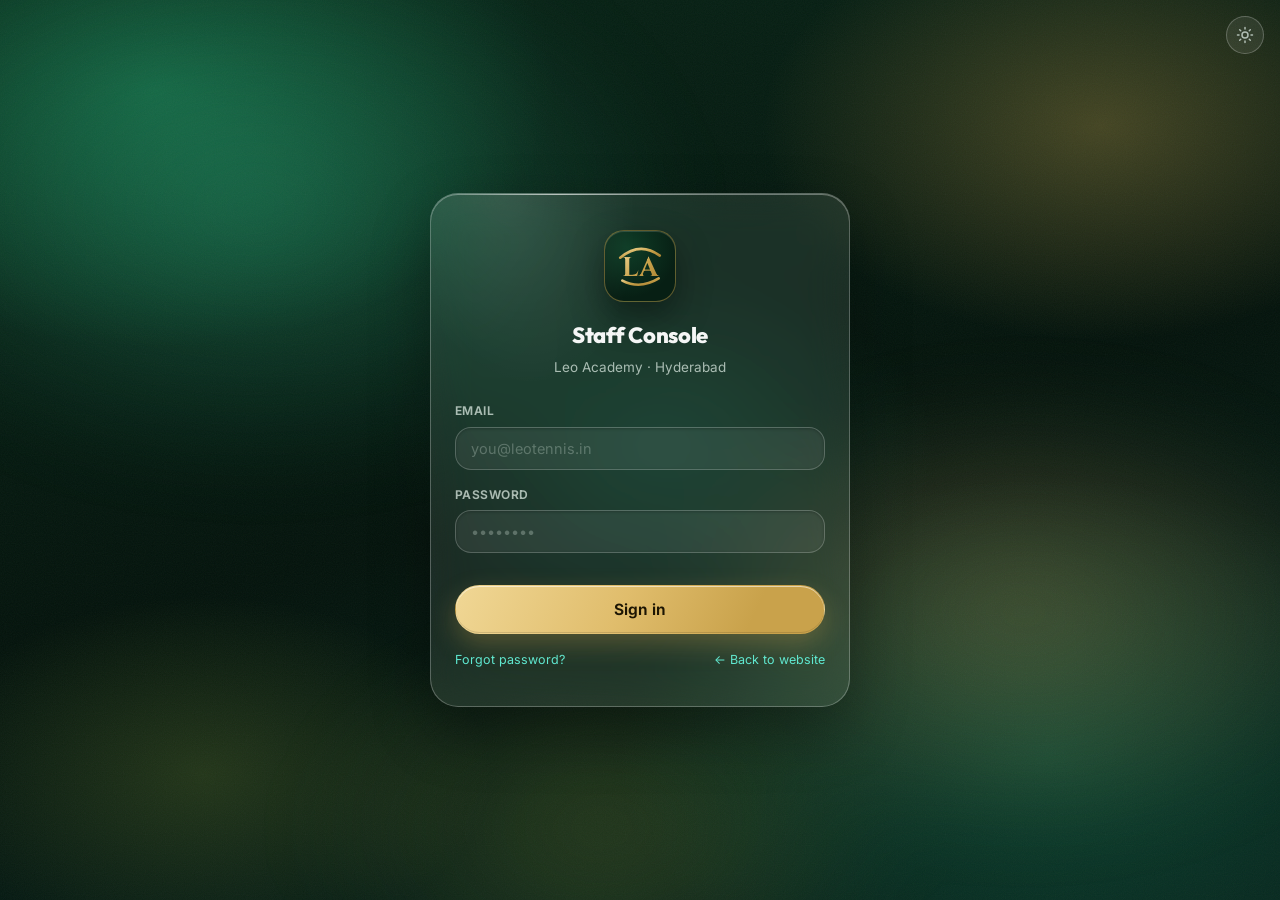
<file: dashboard.html>
<!DOCTYPE html>
<html lang="en" data-theme="dark">
<head>
  <meta charset="UTF-8" />
  <meta name="viewport" content="width=device-width, initial-scale=1.0, viewport-fit=cover" />
  <meta name="theme-color" content="#04130c" />
  <title>Dashboard — Leo Academy</title>
  <link rel="icon" type="image/svg+xml" href="assets/img/favicon.svg" />
  <link rel="preconnect" href="https://fonts.googleapis.com" />
  <link rel="preconnect" href="https://fonts.gstatic.com" crossorigin />
  <link href="https://fonts.googleapis.com/css2?family=Outfit:wght@500;600;700;800&family=Inter:wght@400;500;600;700&family=Cinzel:wght@700&display=swap" rel="stylesheet" />
  <link rel="stylesheet" href="assets/css/glass.css?v=37" />
  <script>document.documentElement.dataset.theme = localStorage.getItem("lt-theme") || "dark"; document.documentElement.classList.add("lt-js");</script>
  <style>
    /* 2x2 KPIs on phones — less scrolling to reach the charts */
    @media (max-width: 699px) {
      .lt-grid.cols-4.dash-kpis { grid-template-columns: 1fr 1fr; gap: 8px; }
      .dash-kpis .kpi { padding: 12px 14px; }
      .dash-kpis .stat-value { font-size: 22px; }
      .dash-kpis .stat-copy { font-size: 11px; }
      .dash-kpis .delta { font-size: 10.5px; }
    }
  </style>
</head>
<body>
  <div class="lt-bg" aria-hidden="true"></div>

  <main class="lt-page">
    <div class="card-head" style="margin-bottom: 0;">
      <div>
        <div class="kicker">Dashboard</div>
        <h2 id="greet">Good morning 🎾</h2>
        <div class="sub" id="dateLine"></div>
      </div>
      <a class="btn btn-primary btn-sm" href="bookings.html">Today's bookings</a>
    </div>

    <!-- KPIs -->
    <div class="lt-grid cols-4 dash-kpis">
      <div class="glass glass-hover kpi reveal">
        <span class="stat-copy">Active members</span>
        <span class="stat-value" id="kpiMembers">—</span>
        <span class="delta up" id="kpiMembersSub"></span>
      </div>
      <div class="glass glass-hover kpi reveal d1">
        <span class="stat-copy">Court bookings today</span>
        <span class="stat-value" id="kpiBookings">—</span>
        <span class="delta" id="kpiBookingsSub"></span>
      </div>
      <div class="glass glass-hover kpi reveal d2">
        <span class="stat-copy">Renewals due</span>
        <span class="stat-value" id="kpiDue">—</span>
        <span class="delta down" id="kpiDueSub"></span>
      </div>
      <div class="glass glass-hover kpi reveal d3">
        <span class="stat-copy" id="kpiRevLabel">Revenue</span>
        <span class="stat-value" id="kpiRev">—</span>
        <span class="delta up" id="kpiRevSub"></span>
      </div>
    </div>

    <!-- revenue chart + collection donut -->
    <div class="dash-main">
      <div class="glass glass-card chart-card reveal">
        <div class="card-head"><div><div class="kicker">Revenue</div><h2>Monthly collections</h2></div><span class="pill gold">Last 6 months</span></div>
        <div class="chart-host" id="revChart"></div>
      </div>
      <div class="glass glass-card chart-card reveal d1">
        <div class="card-head"><div><div class="kicker">Memberships</div><h2>Renewal status</h2></div></div>
        <div class="donut-wrap">
          <div class="donut">
            <svg viewBox="0 0 120 120">
              <defs><linearGradient id="ltDonutGrad" x1="0" y1="0" x2="1" y2="1">
                <stop offset="0" stop-color="#f0d795"/><stop offset="1" stop-color="#c9a24b"/>
              </linearGradient></defs>
              <circle class="ring track" cx="60" cy="60" r="50"/>
              <circle class="ring val" cx="60" cy="60" r="50" id="donutVal"/>
            </svg>
            <div class="center"><div><div class="pct" id="donutPct">0%</div><div class="lbl">paid up</div></div></div>
          </div>
          <div class="donut-legend" id="donutLegend"></div>
        </div>
      </div>
    </div>

    <!-- activity + attention -->
    <div class="dash-bottom">
      <div class="glass glass-card reveal">
        <div class="card-head"><div><div class="kicker">Latest</div><h2>Recent activity</h2></div></div>
        <div class="feed" id="feed"></div>
      </div>
      <div class="glass glass-card reveal d1">
        <div class="card-head"><div><div class="kicker">Needs attention</div><h2>Renewals due</h2></div><a class="btn btn-glass btn-sm" href="fees.html">Open finance</a></div>
        <div class="feed" id="dueList"></div>
      </div>
    </div>
  </main>

  <script src="assets/js/core.js?v=37"></script>
  <script src="assets/js/data.js?v=37"></script>
  <script>
    LT.auth.require();
    LT.managerShell("dashboard.html");

    (function () {
      var now = new Date();
      var hrs = now.getHours();
      document.getElementById("greet").textContent = (hrs < 12 ? "Good morning" : hrs < 17 ? "Good afternoon" : "Good evening") + " 🎾";
      document.getElementById("dateLine").textContent = now.toLocaleDateString("en-IN", { weekday: "long", day: "numeric", month: "long", year: "numeric" });
      document.getElementById("kpiRevLabel").textContent = "Revenue · " + now.toLocaleDateString("en-IN", { month: "long" });
      var rev = LT_DATA.revenue;
      LT.countUp(document.getElementById("kpiRev"), rev[rev.length - 1].v, { prefix: "₹", suffix: "k" });
      document.getElementById("kpiRevSub").textContent = "Month to date · " + rev[rev.length - 2].m + " closed at ₹" + rev[rev.length - 2].v + "k";

      // members KPIs
      var members = LT_DATA.members;
      var due = members.filter(function (m) { return m.status === "due"; });
      LT.countUp(document.getElementById("kpiMembers"), members.length);
      document.getElementById("kpiMembersSub").textContent = "▲ " +
        members.filter(function (m) { return (Date.now() - new Date(m.joined)) / 864e5 < 45; }).length + " joined recently";
      document.getElementById("kpiDue").textContent = due.length;
      document.getElementById("kpiDueSub").textContent = "▼ worth " + LT.fmtINR(due.length * LT_DATA.plans[0].amount);

      // bookings KPI (seed + site requests)
      var todays = LT.store.read("bookings", []).concat(LT_DATA.bookings)
        .filter(function (b) { return b.date === LT.today(); });
      var pending = todays.filter(function (b) { return b.status === "pending"; }).length;
      LT.countUp(document.getElementById("kpiBookings"), todays.length);
      var bs = document.getElementById("kpiBookingsSub");
      bs.textContent = pending ? pending + " pending confirmation" : "All confirmed";
      bs.className = "delta " + (pending ? "down" : "up");

      // Renewal donut
      var pct = Math.round(((members.length - due.length) / members.length) * 100);
      var C = 2 * Math.PI * 50;
      var ring = document.getElementById("donutVal");
      ring.style.strokeDasharray = C;
      ring.style.strokeDashoffset = C;
      requestAnimationFrame(function () { requestAnimationFrame(function () { ring.style.strokeDashoffset = C * (1 - pct / 100); }); });
      LT.countUp(document.getElementById("donutPct"), pct, { suffix: "%" });
      document.getElementById("donutLegend").innerHTML =
        '<span class="lg"><span class="sw" style="background:var(--gold-400);"></span>' + (members.length - due.length) + " paid up</span>" +
        '<span class="lg"><span class="sw" style="background:var(--tile-border);"></span>' + due.length + " due</span>";

      // Revenue area chart
      var data = LT_DATA.revenue, W = 560, H = 240, P = 28;
      var max = Math.max.apply(null, data.map(function (d) { return d.v; })) * 1.15;
      function x(i) { return P + (i * (W - 2 * P)) / (data.length - 1); }
      function y(v) { return H - P - (v / max) * (H - 2 * P); }
      var line = data.map(function (d, i) { return (i ? "L" : "M") + x(i) + " " + y(d.v); }).join(" ");
      var area = line + " L" + x(data.length - 1) + " " + (H - P) + " L" + x(0) + " " + (H - P) + " Z";
      var grid = [0.25, 0.5, 0.75, 1].map(function (g) {
        var gy = y(max * g * 0.87);
        return '<line x1="' + P + '" y1="' + gy + '" x2="' + (W - P) + '" y2="' + gy + '"/>';
      }).join("");
      var labels = data.map(function (d, i) { return '<text class="chart-xlabel" x="' + x(i) + '" y="' + (H - 8) + '" text-anchor="middle">' + d.m + "</text>"; }).join("");
      var dots = data.map(function (d, i) { return '<circle cx="' + x(i) + '" cy="' + y(d.v) + '" r="3.6" fill="#c9a24b" stroke="rgba(255,255,255,.8)" stroke-width="1.6"/>'; }).join("");
      document.getElementById("revChart").innerHTML =
        '<svg viewBox="0 0 ' + W + " " + H + '">' +
        '<defs><linearGradient id="ltLineGrad" x1="0" y1="0" x2="1" y2="0"><stop offset="0" stop-color="#f0d795"/><stop offset="1" stop-color="#c9a24b"/></linearGradient>' +
        '<linearGradient id="ltAreaGrad" x1="0" y1="0" x2="0" y2="1"><stop offset="0" stop-color="rgba(201,162,75,.34)"/><stop offset="1" stop-color="rgba(201,162,75,0)"/></linearGradient></defs>' +
        '<g class="chart-grid">' + grid + "</g>" +
        '<path class="area-fill in" d="' + area + '" fill="url(#ltAreaGrad)"/>' +
        '<path class="area-line" d="' + line + '"/>' + dots + labels + "</svg>";

      // Activity feed
      var icons = {
        join: '<path d="M15 14c-2.7 0-8 1.34-8 4v2h16v-2c0-2.66-5.3-4-8-4zm0-2a4 4 0 1 0 0-8 4 4 0 0 0 0 8zM6 10V7H4v3H1v2h3v3h2v-3h3v-2z"/>',
        pay: '<path d="M11.8 10.9c-2.27-.59-3-1.2-3-2.15 0-1.09 1.01-1.85 2.7-1.85 1.78 0 2.44.85 2.5 2.1h2.21c-.07-1.72-1.12-3.3-3.21-3.81V3h-3v2.16c-1.94.42-3.5 1.68-3.5 3.61 0 2.31 1.91 3.46 4.7 4.13 2.5.6 3 1.48 3 2.41 0 .69-.49 1.79-2.7 1.79-2.06 0-2.87-.92-2.98-2.1H6.32c.12 2.19 1.76 3.42 3.68 3.83V21h3v-2.15c1.95-.37 3.5-1.5 3.5-3.55 0-2.84-2.43-3.81-4.7-4.4z"/>',
        trophy: '<path d="M19 5h-2V3H7v2H5a2 2 0 0 0-2 2v1a5 5 0 0 0 4.5 4.97A5.5 5.5 0 0 0 11 15.9V19H7v2h10v-2h-4v-3.1a5.5 5.5 0 0 0 3.5-2.93A5 5 0 0 0 21 8V7a2 2 0 0 0-2-2z"/>',
        court: '<path d="M19 4h-1V2h-2v2H8V2H6v2H5a2 2 0 0 0-2 2v14a2 2 0 0 0 2 2h14a2 2 0 0 0 2-2V6a2 2 0 0 0-2-2zm0 16H5V10h14zM5 8V6h14v2z"/>',
      };
      document.getElementById("feed").innerHTML = LT_DATA.activity.map(function (a) {
        return '<div class="feed-item"><span class="fi-ic"><svg viewBox="0 0 24 24" fill="currentColor">' + icons[a.icon] + "</svg></span>" +
          '<div><div class="fi-body">' + a.text + '</div><div class="fi-time">' + a.time + "</div></div></div>";
      }).join("");

      // Due list
      document.getElementById("dueList").innerHTML = due.map(function (m) {
        var p = LT_DATA.programs.find(function (x) { return x.id === m.program; });
        return '<div class="feed-item"><span class="fi-ic" style="color:var(--tx-red);">₹</span>' +
          '<div class="grow"><div class="fi-body"><strong>' + m.name + "</strong> · " + p.name + "</div>" +
          '<div class="fi-time">Valid till ' + new Date(m.validTill).toLocaleDateString("en-IN", { day: "numeric", month: "short" }) + "</div></div>" +
          '<span class="pill red">Due</span></div>';
      }).join("") || '<div class="empty-state">Everyone is paid up. 🎾</div>';
    })();
  </script>
</body>
</html>
</file>
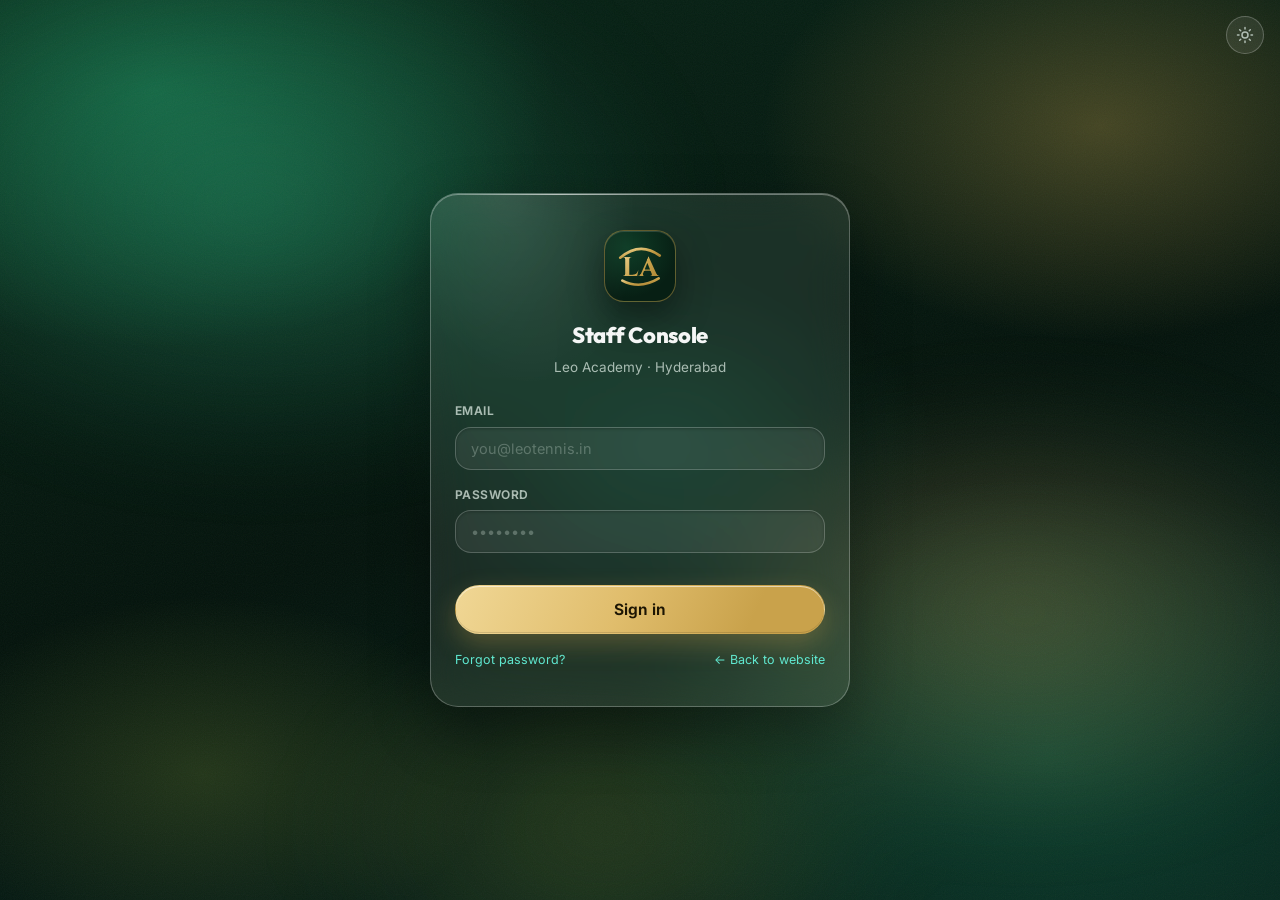
<file: fees.html>
<!DOCTYPE html>
<html lang="en" data-theme="dark">
<head>
  <meta charset="UTF-8" />
  <meta name="viewport" content="width=device-width, initial-scale=1.0, viewport-fit=cover" />
  <meta name="theme-color" content="#04130c" />
  <title>Finance — Leo Academy</title>
  <link rel="icon" type="image/svg+xml" href="assets/img/favicon.svg" />
  <link rel="preconnect" href="https://fonts.googleapis.com" />
  <link rel="preconnect" href="https://fonts.gstatic.com" crossorigin />
  <link href="https://fonts.googleapis.com/css2?family=Outfit:wght@500;600;700;800&family=Inter:wght@400;500;600;700&family=Cinzel:wght@700&display=swap" rel="stylesheet" />
  <link rel="stylesheet" href="assets/css/glass.css?v=37" />
  <script>document.documentElement.dataset.theme = localStorage.getItem("lt-theme") || "dark"; document.documentElement.classList.add("lt-js");</script>
  <style>
    /* keep the three headline stats side by side on phones — less scrolling */
    .fin-kpis .stat-card { display: flex; flex-direction: column; justify-content: center; gap: 3px; }
    .fin-kpis .stat-sub { font-size: 11.5px; color: var(--ink-low); font-weight: 600; }
    .fin-kpis .stat-sub b { color: var(--tx-gold); font-weight: 700; }
    @media (max-width: 699px) {
      .lt-grid.cols-3.fin-kpis { grid-template-columns: repeat(3, 1fr); gap: 8px; }
      .fin-kpis .stat-card { padding: 12px 10px; }
      .fin-kpis .stat-value { font-size: 17px; }
      .fin-kpis .stat-copy { font-size: 10px; }
      .fin-kpis .stat-sub { font-size: 9.5px; }
    }

    /* ledger header: title + tabs + filter + action, one row on wide screens */
    .ledger-head { display: flex; align-items: center; justify-content: space-between;
      gap: 10px 14px; flex-wrap: wrap; padding: var(--gap-3) var(--gap-3) 12px; }
    .ledger-head .lh-title { min-width: 0; }
    .ledger-head .lh-controls { display: flex; align-items: center; gap: 8px; flex-wrap: wrap; }
    .ledger-head #recBtn { white-space: nowrap; }
    @media (max-width: 560px) {
      .ledger-head .lh-controls { width: 100%; }
      .ledger-head #ledgerTabs { flex: 1 1 auto; }
      .ledger-head #recBtn { margin-left: auto; }
    }

    /* revenue vs expenses chart */
    .rv-legend { display: flex; gap: var(--gap-3); flex-wrap: wrap; font-size: 12px; color: var(--ink-mid); align-items: center; }
    .rv-legend .sw { display: inline-block; width: 12px; height: 12px; border-radius: 4px; margin-right: 6px; vertical-align: -2px; }
    .rv-host { position: relative; width: 100%; }
    .rv-host svg { width: 100%; height: auto; display: block; overflow: visible; }
    .rv-bar { cursor: pointer; transform-origin: bottom; animation: lt-grow-bar .7s var(--ease-spring) both; transition: opacity .3s ease, filter .3s ease; }
    .rv-bar.rev { fill: url(#rvGold); }
    .rv-bar.exp { fill: rgba(255, 107, 107, 0.75); }
    :root[data-theme="light"] .rv-bar.exp { fill: rgba(194, 56, 63, 0.7); }
    .rv-group.dim .rv-bar { opacity: .25; filter: saturate(.4); }
    .rv-group.focus .rv-bar { filter: brightness(1.12); }
    .rv-net { fill: none; stroke: var(--optic-400); stroke-width: 2.4; stroke-linecap: round; stroke-linejoin: round;
      stroke-dasharray: 600; stroke-dashoffset: 600; animation: rv-draw 1.4s ease-out .5s forwards; }
    :root[data-theme="light"] .rv-net { stroke: #5c7a00; }
    @keyframes rv-draw { to { stroke-dashoffset: 0; } }
    .rv-net-dot { fill: var(--optic-400); stroke: rgba(0,0,0,.35); stroke-width: 1.4; opacity: 0; animation: rv-dot-in .3s ease forwards; }
    :root[data-theme="light"] .rv-net-dot { fill: #5c7a00; stroke: #fff; }
    @keyframes rv-dot-in { to { opacity: 1; } }
    .rv-xlabel { fill: var(--ink-low); font-size: 11px; font-family: var(--font-body); font-weight: 600; cursor: pointer; }
    .rv-group.focus + text, text.rv-xlabel.focus { fill: var(--tx-gold); font-weight: 800; }
    .rv-tip { position: absolute; pointer-events: none; z-index: 4; transform: translate(-50%, -115%); padding: 8px 12px;
      border-radius: 10px; white-space: nowrap; opacity: 0; background: var(--toast-bg); border: 1px solid var(--toast-border);
      -webkit-backdrop-filter: blur(14px); backdrop-filter: blur(14px); box-shadow: 0 10px 26px rgba(0,0,0,.3);
      transition: opacity .18s ease; font-size: 12px; color: var(--ink-hi); }
    .rv-tip.show { opacity: 1; }
    .rv-tip b { font-family: var(--font-display); }
    .rv-hint { font-size: 11.5px; color: var(--ink-faint); text-align: center; margin-top: 4px; }

    /* month drill-down */
    .rv-detail { display: none; margin-top: var(--gap-3); border-top: 1px solid var(--line); padding-top: var(--gap-3); }
    .rv-detail.show { display: block; animation: lt-step-in .45s var(--ease-spring) both; }
    .rv-detail .rd-head { display: flex; justify-content: space-between; align-items: center; gap: 10px; flex-wrap: wrap; margin-bottom: 10px; }
    .rv-detail .rd-head h3 { font-size: 16px; }
    .rd-rows { display: flex; flex-direction: column; gap: 7px; }
    .rd-row { display: flex; align-items: center; gap: 12px; font-size: 12.5px; }
    .rd-row .rd-l { flex: none; width: 130px; color: var(--ink-mid); font-weight: 650; }
    .rd-row .rd-bar { flex: 1; height: 9px; border-radius: 6px; background: var(--line); overflow: hidden; }
    :root[data-theme="light"] .rd-row .rd-bar { background: rgba(20, 50, 34, 0.14); }
    .rd-row .rd-bar i { display: block; height: 100%; border-radius: 6px; transform-origin: left; animation: lt-fill-bar .7s var(--ease-spring) both; }
    .rd-row.g .rd-bar i { background: var(--gold-grad); }
    .rd-row.r .rd-bar i { background: rgba(255, 107, 107, 0.8); }
    :root[data-theme="light"] .rd-row.r .rd-bar i { background: rgba(194, 56, 63, 0.75); }
    .rd-row .rd-v { flex: none; width: 64px; text-align: right; font-weight: 700; color: var(--ink-hi); font-variant-numeric: tabular-nums; }

    /* revenue streams */
    .stream-wrap { display: grid; grid-template-columns: 1fr 124px; gap: var(--gap-3); align-items: center; }
    @media (max-width: 359px) { .stream-wrap { grid-template-columns: 1fr; gap: 4px; } }
    .stream-bars { display: flex; align-items: flex-end; gap: 8px; height: 116px; }
    .stream-bars .mo { flex: 1; display: flex; flex-direction: column; align-items: center; gap: 5px; height: 100%; justify-content: flex-end; }
    .stream-bars .stack { width: 100%; max-width: 40px; display: flex; flex-direction: column-reverse; border-radius: 4px 4px 0 0; overflow: hidden; }
    .stream-bars .stack i { display: block; transform-origin: bottom; animation: lt-grow-bar .6s var(--ease-spring) both; }
    .stream-bars .mo-l { font-size: 10.5px; color: var(--ink-low); }
    .seg-mem { background: var(--gold-grad); }
    .seg-court { background: linear-gradient(180deg,#6ee7b7,#34d399); }
    .seg-ten { background: linear-gradient(180deg,#6ee7b7,#34d399); }
    .seg-pick { background: linear-gradient(180deg,#e7f97e,#cbe34f); }
    .stream-donut { display: flex; flex-direction: column; gap: 8px; align-items: center; justify-content: center; }
    .stream-donut .d-svg { width: 118px; height: 118px; display: block; }
    .stream-donut .ds { transition: stroke-width .18s ease, opacity .18s ease; }
    .stream-donut .ds.can { cursor: pointer; }
    .stream-donut .ds.can:hover { stroke-width: 21; }
    .stream-donut .d-ct { fill: var(--ink-low); font-size: 11px; }
    .stream-donut .d-cb { fill: var(--tx-gold); font-size: 15px; font-weight: 700; font-family: var(--font-display); }
    .stream-donut .d-hint { fill: var(--ink-faint); font-size: 8.5px; }
    .stream-bars .mo { border: none; background: none; cursor: pointer; padding: 0; }
    .stream-bars .mo .stack { transition: filter .2s ease, transform .2s ease; }
    .stream-bars .mo:hover .stack { filter: brightness(1.12); }
    .stream-bars .mo.sel .stack { transform: scaleY(1.03); box-shadow: 0 0 0 1.5px rgba(224,189,108,.6); }
    .stream-bars .mo.sel .mo-l { color: var(--tx-gold); font-weight: 700; }
    .stream-detail { margin-top: 10px; padding-top: 10px; border-top: 1px solid var(--line); }
    .stream-detail .sd-h { font-family: var(--font-display); font-weight: 700; font-size: 13.5px; color: var(--ink-hi); margin-bottom: 6px; }
    .stream-detail .sd-row { display: flex; justify-content: space-between; align-items: center; gap: 12px; padding: 6px 8px; font-size: 12.5px; color: var(--ink-mid); border-radius: 8px; }
    .stream-detail .sd-row .sd-k { display: flex; align-items: center; min-width: 0; }
    .stream-detail .sd-row .sw { display: inline-block; width: 10px; height: 10px; border-radius: 3px; margin-right: 7px; flex: none; }
    .stream-detail .sd-row .sd-v { font-weight: 700; color: var(--ink-hi); font-variant-numeric: tabular-nums; white-space: nowrap; }
    /* accordion: expandable nodes + indentation keep the whole tree visible */
    .stream-detail .sd-row.node { cursor: pointer; transition: background .15s ease; }
    .stream-detail .sd-row.node:hover { background: rgba(224, 189, 108, .08); }
    .stream-detail .sd-row.d1 { padding-left: 24px; }
    .stream-detail .sd-row.d2 { padding-left: 42px; font-size: 12px; color: var(--ink-low); }
    .stream-detail .sd-chev { display: inline-block; margin-right: 5px; color: var(--tx-gold); font-weight: 700; transition: transform .2s ease; }
    .stream-detail .sd-row.open > .sd-k > .sd-chev { transform: rotate(90deg); }
  </style>
</head>
<body>
  <div class="lt-bg" aria-hidden="true"></div>

  <main class="lt-page">
    <div class="card-head" style="margin-bottom: 0;">
      <div>
        <div class="kicker">Finance</div>
        <h2>Revenue &amp; expenses</h2>
        <div class="sub" id="monthLine"></div>
      </div>
    </div>

    <div class="lt-grid cols-3 fin-kpis">
      <div class="glass glass-hover stat-card reveal">
        <span class="stat-copy">Collected · last 30 days</span>
        <span class="stat-value" id="kpiTotal">—</span>
        <span class="stat-sub" id="kpiTotalSub"></span>
      </div>
      <div class="glass glass-hover stat-card reveal d1">
        <span class="stat-copy">Court revenue share</span>
        <span class="stat-value" id="kpiCourt">—</span>
        <span class="stat-sub" id="kpiCourtSub"></span>
      </div>
      <div class="glass glass-hover stat-card reveal d2">
        <span class="stat-copy">Net margin · June</span>
        <span class="stat-value" id="kpiNet">—</span>
        <span class="stat-sub" id="kpiNetSub"></span>
      </div>
    </div>

    <!-- revenue vs expenses -->
    <div class="glass glass-card chart-card reveal">
      <div class="card-head">
        <div><div class="kicker">Performance</div><h2>Revenue vs expenses</h2></div>
        <div class="rv-legend">
          <span><span class="sw" style="background:linear-gradient(115deg,#f0d795,#c9a24b);"></span>Revenue</span>
          <span><span class="sw" style="background:rgba(255,107,107,.75);"></span>Expenses</span>
          <span><span class="sw" style="background:var(--optic-400);border-radius:99px;height:4px;margin-top:4px;"></span>Net profit</span>
        </div>
      </div>
      <div class="rv-host" id="rvHost"></div>
      <div class="rv-hint" id="rvHint">Tap a month to zoom into its breakdown</div>
      <div class="rv-detail" id="rvDetail"></div>
    </div>

    <!-- revenue by stream: memberships vs court (tennis / pickleball) -->
    <div class="glass glass-card reveal hide" id="streamCard">
      <div class="card-head">
        <div><div class="kicker">Revenue streams</div><h2>Where the money comes from</h2></div>
        <div class="rv-legend" id="streamLegend"></div>
      </div>
      <div class="stream-wrap">
        <div class="stream-bars" id="streamBars"></div>
        <div class="stream-donut" id="streamDonut"></div>
      </div>
      <div class="stream-detail" id="streamDetail"></div>
    </div>

    <div class="glass">
      <div class="ledger-head">
        <div class="lh-title"><div class="kicker">Ledger</div><h2 style="font-size:18px;" id="ledgerTitle">Recent revenue</h2></div>
        <div class="lh-controls">
          <div class="chip-row filters" id="ledgerTabs">
            <button class="chip active" data-tab="revenue">Revenue</button>
            <button class="chip" data-tab="expenses">Expenses</button>
          </div>
          <span class="lt-filter" id="typeFilterWrap">
            <select id="typeSelect" aria-label="Filter revenue">
              <option value="all">All revenue</option>
              <option value="Membership">Memberships</option>
              <option value="Court">Court bookings</option>
            </select>
          </span>
          <span class="lt-filter hide" id="catFilterWrap">
            <select id="catSelect" aria-label="Filter expenses"></select>
          </span>
          <button class="btn btn-primary btn-sm" id="recBtn">+ Record payment</button>
        </div>
      </div>
      <div class="table-wrap">
        <table class="lt-table tight">
          <thead id="ledgerHead"></thead>
          <tbody id="rows"></tbody>
        </table>
      </div>
      <div id="ledgerFoot" style="padding: 0 var(--gap-3) var(--gap-3); font-size: 12.5px; color: var(--ink-mid);"></div>
    </div>
  </main>

  <!-- add expense modal -->
  <div class="lt-modal-backdrop" id="expBackdrop">
    <div class="glass lt-modal">
      <div class="modal-head">
        <div><div class="kicker">Add expense</div><h2 style="font-size:20px;">New expense</h2></div>
        <button class="btn btn-icon btn-ghost" id="expClose">✕</button>
      </div>
      <form id="expForm" class="lt-grid" style="gap: var(--gap-3);">
        <label class="field"><span>Category</span><select name="category" id="expCat"></select></label>
        <label class="field"><span>Paid to <span class="opt">(payee)</span></span><input type="text" name="payee" placeholder="e.g. TSSPDCL" /></label>
        <label class="field"><span>Note <span class="opt">(optional)</span></span><input type="text" name="detail" placeholder="e.g. Floodlight power bill" /></label>
        <label class="field"><span>Amount</span><input type="number" name="amount" id="expAmt" placeholder="0" /></label>
        <div class="lt-grid cols-2" style="gap: var(--gap-2);">
          <label class="field"><span>Mode</span><select name="mode"><option>Bank transfer</option><option>UPI</option><option>Cash</option><option>Card</option></select></label>
          <label class="field"><span>Date</span><input type="date" name="on" id="expDate" /></label>
        </div>
        <div class="form-msg" id="expMsg" style="min-height:0;"></div>
        <button class="btn btn-primary btn-block" type="submit">Save expense</button>
      </form>
    </div>
  </div>

  <!-- record payment modal -->
  <div class="lt-modal-backdrop" id="payBackdrop">
    <div class="glass lt-modal">
      <div class="modal-head">
        <div><div class="kicker">Record payment</div><h2 style="font-size:20px;">New entry</h2></div>
        <button class="btn btn-icon btn-ghost" id="payClose">✕</button>
      </div>
      <form id="payForm" class="lt-grid" style="gap: var(--gap-3);">
        <label class="field"><span>Member</span><select name="member" id="paySel"></select></label>
        <label class="field"><span>Plan</span>
          <div class="chip-row" id="planChips"></div>
        </label>
        <label class="field"><span>Amount</span><input type="number" name="amount" id="payAmt" /></label>
        <label class="field"><span>Mode</span><select name="mode"><option>UPI</option><option>Cash</option><option>Bank transfer</option></select></label>
        <button class="btn btn-primary btn-block" type="submit">Save payment</button>
      </form>
    </div>
  </div>

  <script src="assets/js/core.js?v=37"></script>
  <script src="assets/js/data.js?v=37"></script>
  <script src="assets/js/cloud.js?v=37"></script>
  <script>
    LT.auth.require();
    LT.managerShell("fees.html");

    (function () {
      var typeFilter = "all";
      document.getElementById("monthLine").textContent =
        new Date().toLocaleDateString("en-IN", { month: "long", year: "numeric" });

      var ledgerTab = "revenue", catFilter = "all";

      // payments + expenses recorded on any device, merged with local + seeds by ref
      var cloudPayments = [], cloudExpenses = [];
      if (window.LT_CLOUD) {
        LT_CLOUD.fetchPayments().then(function (rows) {
          if (rows && rows.length) {
            cloudPayments = rows.map(function (r) {
              return { ref: r.ref, name: r.name, type: r.type, detail: r.detail, amount: r.amount, mode: r.mode, on: r.on_date };
            });
            paintKPIs();
            render();
          }
        });
        LT_CLOUD.fetchExpenses && LT_CLOUD.fetchExpenses().then(function (rows) {
          if (rows && rows.length) {
            cloudExpenses = rows.map(function (r) {
              return { ref: r.ref, category: r.category, payee: r.payee, detail: r.detail, amount: r.amount, mode: r.mode, on: r.on_date };
            });
            paintKPIs();
            render();
          }
        });
        LT_CLOUD.fetchRevenueStreams && LT_CLOUD.fetchRevenueStreams(6).then(paintStreams);
      }

      /* ===== revenue streams: interactive nested donut (3 levels) =====
         Level 1 (month): Memberships vs Court bookings — two slices.
         Level 2 (tap Court bookings): Tennis vs Pickleball courts.
         Level 3 (tap a sport): that sport's court revenue split by channel
           (Website / Playo / Hudle / Walk-in), proportioned from the booking
           history's source field.
         Pie slices AND the rows below both drill; a back link steps up. */
      var srcColors = { Website: "#c9a24b", Playo: "#3fb98a", Hudle: "#5b8def", "Walk-in": "#9aa7b2", District: "#d8785a" };
      function srcColor(s) { return srcColors[s] || "#8aa0b4"; }

      function sourceSplit(sport) {
        var by = {};
        LT_DATA.bookings.forEach(function (b) {
          if (b.sport !== sport || b.status === "cancelled") return;
          var k = b.source || "Walk-in";
          by[k] = (by[k] || 0) + (b.amount || 0);
        });
        return by;
      }

      function donutSVG(segs, topLabel, bigLabel, hint) {
        var total = segs.reduce(function (s, x) { return s + x.value; }, 0) || 1;
        var R = 45, C = 2 * Math.PI * R, off = 0;
        var rings = segs.map(function (s) {
          var len = (s.value / total) * C;
          var el = '<circle class="ds' + (s.drill ? " can" : "") + '" data-key="' + s.key + '" cx="60" cy="60" r="' + R +
            '" fill="none" stroke="' + s.color + '" stroke-width="17" stroke-dasharray="' + len.toFixed(2) + " " + (C - len).toFixed(2) +
            '" stroke-dashoffset="' + (-off).toFixed(2) + '" transform="rotate(-90 60 60)"><title>' + s.label + " · " + LT.fmtINR(Math.round(s.value)) + "</title></circle>";
          off += len; return el;
        }).join("");
        return '<svg class="d-svg" viewBox="0 0 120 120">' + rings +
          '<text class="d-ct" x="60" y="55" text-anchor="middle">' + topLabel + "</text>" +
          '<text class="d-cb" x="60" y="72" text-anchor="middle">' + bigLabel + "</text>" +
          (hint ? '<text class="d-hint" x="60" y="86" text-anchor="middle">' + hint + "</text>" : "") + "</svg>";
      }

      var streamMonths = [], curM = -1, expanded = {};
      var COURT_COLOR = "#34d399", TENNIS_COLOR = "#34d399", PICK_COLOR = "#cbe34f";

      // one accordion row. `node` (key) makes it expandable with a chevron;
      // depth indents the tree so Memberships stays visible above the drill.
      function row(opts) {
        var pct = Math.round(opts.value / (opts.whole || 1) * 100);
        var expandable = opts.node && opts.value > 0;
        var open = expandable && expanded[opts.node];
        return '<div class="sd-row d' + opts.depth + (expandable ? " node" : "") + (open ? " open" : "") + '"' +
          (expandable ? ' data-node="' + opts.node + '"' : "") + '>' +
          '<span class="sd-k">' + (expandable ? '<span class="sd-chev">›</span>' : "") +
          '<span class="sw" style="background:' + opts.color + ';"></span>' + opts.label + "</span>" +
          '<span class="sd-v">' + LT.fmtINR(Math.round(opts.value)) + " · " + pct + "%</span></div>";
      }

      function channelRows(sport, sportRev) {
        var split = sourceSplit(sport);
        var sum = Object.keys(split).reduce(function (s, k) { return s + split[k]; }, 0) || 1;
        return Object.keys(split).map(function (k) {
          return { label: k, color: srcColor(k), value: sportRev * split[k] / sum };
        }).filter(function (s) { return s.value > 0; }).sort(function (a, b) { return b.value - a.value; })
          .map(function (s) { return row({ label: s.label, color: s.color, value: s.value, whole: sportRev, depth: 2 }); }).join("");
      }

      function renderStreams() {
        var m = streamMonths[curM]; if (!m) return;
        var membership = m.memberships, tennis = m.tennis, pick = m.pickleball;
        var courts = tennis + pick, total = membership + courts || 1;

        // pie stays at the month level so Memberships is always visible
        var topSegs = [
          { key: "memberships", label: "Memberships", value: membership, color: "#c9a24b" },
          { key: "court", label: "Court bookings", value: courts, color: COURT_COLOR, drill: courts > 0 ? 1 : 0 },
        ].filter(function (s) { return s.value > 0; });
        document.getElementById("streamDonut").innerHTML =
          donutSVG(topSegs, m.m, LT.fmtINR(total), courts > 0 ? "tap to expand" : "");

        // detail = an inline accordion tree (nothing gets replaced/hidden)
        var out = ['<div class="sd-h">' + m.m + " · " + LT.fmtINR(total) + " collected</div>"];
        out.push(row({ label: "Memberships", color: "var(--gold-grad)", value: membership, whole: total, depth: 0 }));
        out.push(row({ node: "court", label: "Court bookings", color: COURT_COLOR, value: courts, whole: total, depth: 0 }));
        if (expanded.court && courts > 0) {
          out.push(row({ node: "tennis", label: "Tennis courts", color: TENNIS_COLOR, value: tennis, whole: courts, depth: 1 }));
          if (expanded.tennis && tennis > 0) out.push(channelRows("tennis", tennis));
          out.push(row({ node: "pickleball", label: "Pickleball courts", color: PICK_COLOR, value: pick, whole: courts, depth: 1 }));
          if (expanded.pickleball && pick > 0) out.push(channelRows("pickleball", pick));
        }
        document.getElementById("streamDetail").innerHTML = out.join("");

        document.getElementById("streamLegend").innerHTML =
          '<span><span class="sw" style="background:var(--gold-grad);"></span>Memberships ' + Math.round(membership / total * 100) + "%</span>" +
          '<span><span class="sw" style="background:' + COURT_COLOR + ';"></span>Court bookings ' + Math.round(courts / total * 100) + "%</span>";
      }

      function toggleNode(key) {
        if (!key) return;
        expanded[key] = !expanded[key];
        if (key === "court" && !expanded.court) { expanded.tennis = false; expanded.pickleball = false; }
        renderStreams();
      }

      function showMonth(i) {
        curM = +i; expanded = {};
        document.querySelectorAll("#streamBars .mo").forEach(function (el, j) { el.classList.toggle("sel", j === +i); });
        renderStreams();
      }

      function paintStreams(months) {
        if (!months || !months.length) return;
        streamMonths = months;
        var max = 1;
        months.forEach(function (m) { var t = m.memberships + m.tennis + m.pickleball; if (t > max) max = t; });
        document.getElementById("streamBars").innerHTML = months.map(function (m, i) {
          function seg(cls, v) { return v ? '<i class="' + cls + '" style="height:' + Math.round((v / max) * 108) + 'px;" title="' + LT.fmtINR(v) + '"></i>' : ""; }
          return '<button type="button" class="mo" data-mo="' + i + '"><div class="stack">' + seg("seg-mem", m.memberships) + seg("seg-court", m.tennis + m.pickleball) +
            '</div><span class="mo-l">' + m.m + "</span></button>";
        }).join("");
        document.getElementById("streamBars").addEventListener("click", function (e) {
          var b = e.target.closest(".mo"); if (b) showMonth(b.dataset.mo);
        });
        document.getElementById("streamDonut").addEventListener("click", function (e) {
          var seg = e.target.closest(".ds.can"); if (seg && seg.dataset.key === "court") toggleNode("court");
        });
        document.getElementById("streamDetail").addEventListener("click", function (e) {
          var node = e.target.closest("[data-node]"); if (node) toggleNode(node.dataset.node);
        });
        showMonth(months.length - 1); // default: latest month
        document.getElementById("streamCard").classList.remove("hide");
      }

      function allPayments() {
        var local = LT.store.read("payments", []).concat(LT_DATA.payments);
        var refs = {};
        local.forEach(function (p) { if (p.ref) refs[p.ref] = 1; });
        return local.concat(cloudPayments.filter(function (p) { return !p.ref || !refs[p.ref]; }));
      }
      function allExpenses() {
        var local = LT.store.read("expenses", []).concat(LT_DATA.expenses || []);
        var refs = {};
        local.forEach(function (p) { if (p.ref) refs[p.ref] = 1; });
        return local.concat(cloudExpenses.filter(function (p) { return !p.ref || !refs[p.ref]; }))
          .sort(function (a, b) { return a.on < b.on ? 1 : a.on > b.on ? -1 : 0; });
      }

      function fmtD(iso) { return new Date(iso).toLocaleDateString("en-IN", { day: "numeric", month: "short" }); }

      function paintKPIs() {
        var all = allPayments();
        var total = all.reduce(function (s, p) { return s + p.amount; }, 0);
        var court = all.filter(function (p) { return p.type === "Court"; })
          .reduce(function (s, p) { return s + p.amount; }, 0);
        LT.countUp(document.getElementById("kpiTotal"), total, { prefix: "₹" });
        LT.countUp(document.getElementById("kpiCourt"), court, { prefix: "₹" });
        // net margin of the last CLOSED month
        var f = LT_DATA.finance[LT_DATA.finance.length - 2];
        LT.countUp(document.getElementById("kpiNet"), Math.round(((f.rev - f.exp) / f.rev) * 100), { suffix: "%" });
        document.getElementById("kpiTotalSub").innerHTML = "across <b>" + all.length + "</b> payments";
        document.getElementById("kpiCourtSub").innerHTML = "<b>" + (total ? Math.round(court / total * 100) : 0) + "%</b> of intake";
        document.getElementById("kpiNetSub").innerHTML = "<b>₹" + (f.rev - f.exp) + "k</b> profit";
      }

      /* ================= revenue vs expenses chart ================= */
      var F = LT_DATA.finance;
      var focused = -1;
      var W = 640, H = 250, P = 34;
      var max = Math.max.apply(null, F.map(function (f) { return f.rev; })) * 1.12;
      var groupW = (W - 2 * P) / F.length;
      var barW = Math.min(22, groupW / 3.2);
      function gx(i) { return P + i * groupW + groupW / 2; }
      function y(v) { return H - P - (v / max) * (H - 2 * P); }

      function drawChart() {
        var grid = [0.25, 0.5, 0.75, 1].map(function (g) {
          var gy = y(max * g * 0.9);
          return '<line x1="' + P + '" y1="' + gy + '" x2="' + (W - P) + '" y2="' + gy + '" stroke="var(--line)" stroke-width="1"/>' +
            '<text x="' + (P - 6) + '" y="' + (gy + 3) + '" text-anchor="end" fill="var(--ink-faint)" font-size="9" font-family="var(--font-body)">₹' + Math.round(max * g * 0.9) + 'k</text>';
        }).join("");

        var groups = F.map(function (f, i) {
          var cls = "rv-group" + (focused === -1 ? "" : focused === i ? " focus" : " dim");
          var revH = (H - P) - y(f.rev), expH = (H - P) - y(f.exp);
          return '<g class="' + cls + '" data-i="' + i + '">' +
            '<rect class="rv-bar rev" x="' + (gx(i) - barW - 2) + '" y="' + y(f.rev) + '" width="' + barW + '" height="' + revH + '" rx="5" style="animation-delay:' + (i * 70) + 'ms;"/>' +
            '<rect class="rv-bar exp" x="' + (gx(i) + 2) + '" y="' + y(f.exp) + '" width="' + barW + '" height="' + expH + '" rx="5" style="animation-delay:' + (i * 70 + 45) + 'ms;"/>' +
            "</g>";
        }).join("");

        var netLine = F.map(function (f, i) { return (i ? "L" : "M") + gx(i) + " " + y(f.rev - f.exp); }).join(" ");
        var netDots = F.map(function (f, i) {
          return '<circle class="rv-net-dot" cx="' + gx(i) + '" cy="' + y(f.rev - f.exp) + '" r="3.4" style="animation-delay:' + (700 + i * 90) + 'ms;"/>';
        }).join("");

        var labels = F.map(function (f, i) {
          return '<text class="rv-xlabel' + (focused === i ? " focus" : "") + '" data-i="' + i + '" x="' + gx(i) + '" y="' + (H - 10) + '" text-anchor="middle">' + f.m + "</text>";
        }).join("");

        document.getElementById("rvHost").innerHTML =
          '<svg viewBox="0 0 ' + W + " " + H + '">' +
          '<defs><linearGradient id="rvGold" x1="0" y1="0" x2="0" y2="1"><stop offset="0" stop-color="#f0d795"/><stop offset="1" stop-color="#c9a24b"/></linearGradient></defs>' +
          grid + groups + '<path class="rv-net" d="' + netLine + '"/>' + netDots + labels +
          "</svg>" + '<div class="rv-tip" id="rvTip"></div>';
      }

      function paintDetail() {
        var box = document.getElementById("rvDetail");
        document.getElementById("rvHint").style.display = focused === -1 ? "" : "none";
        if (focused === -1) { box.classList.remove("show"); box.innerHTML = ""; return; }
        var f = F[focused];
        var net = f.rev - f.exp;
        var rows = [
          ["Memberships", f.memberships, f.rev, "g"],
          ["Court bookings", f.courts, f.rev, "g"],
          ["Coach salaries", f.salaries, f.rev, "r"],
          ["Maintenance", f.maintenance, f.rev, "r"],
          ["Lights & power", f.power, f.rev, "r"],
          ["Balls & stringing", f.gear, f.rev, "r"],
        ];
        box.innerHTML =
          '<div class="rd-head"><h3>' + f.m + " breakdown</h3>" +
          '<div class="flex"><span class="pill ' + (net >= 0 ? "green" : "red") + '">Net ' + (net >= 0 ? "+" : "−") + "₹" + Math.abs(net) + 'k</span>' +
          '<button class="btn btn-ghost btn-sm" id="rdClose">✕ Close</button></div></div>' +
          '<div class="rd-rows">' + rows.map(function (r, i) {
            return '<div class="rd-row ' + r[3] + '"><span class="rd-l">' + r[0] + "</span>" +
              '<span class="rd-bar"><i style="width:' + Math.round((r[1] / r[2]) * 100) + "%;animation-delay:" + (i * 70) + 'ms;"></i></span>' +
              '<span class="rd-v">₹' + r[1] + "k</span></div>";
          }).join("") + "</div>";
        box.classList.add("show");
      }

      function setFocus(i) {
        focused = focused === i ? -1 : i;
        drawChart();
        paintDetail();
      }

      var host = document.getElementById("rvHost");
      host.addEventListener("click", function (e) {
        var g = e.target.closest(".rv-group, .rv-xlabel");
        if (g) setFocus(+g.dataset.i);
      });
      document.getElementById("rvDetail").addEventListener("click", function (e) {
        if (e.target.closest("#rdClose")) setFocus(focused);
      });
      host.addEventListener("pointermove", function (e) {
        var tip = document.getElementById("rvTip");
        var g = e.target.closest(".rv-group");
        if (!g) { tip.classList.remove("show"); return; }
        var f = F[+g.dataset.i];
        var r = host.getBoundingClientRect();
        tip.innerHTML = "<b>" + f.m + "</b> · Rev ₹" + f.rev + "k · Exp ₹" + f.exp + "k · Net ₹" + (f.rev - f.exp) + "k";
        tip.style.left = (e.clientX - r.left) + "px";
        tip.style.top = (e.clientY - r.top) + "px";
        tip.classList.add("show");
      });
      host.addEventListener("pointerleave", function () { document.getElementById("rvTip").classList.remove("show"); });


      /* ================= ledger (Revenue / Expenses tabs) ================= */
      function render() { ledgerTab === "expenses" ? renderExpenses() : renderRevenue(); }

      function renderRevenue() {
        var list = allPayments().filter(function (p) { return typeFilter === "all" || p.type === typeFilter; });
        document.getElementById("ledgerHead").innerHTML =
          "<tr><th>Paid by</th><th>Type</th><th>Detail</th><th>Amount</th><th>Mode</th><th>Date</th></tr>";
        document.getElementById("rows").innerHTML = list.map(function (p) {
          var typeTag = p.type === "Court"
            ? '<span class="cell-tag green">Court</span>'
            : '<span class="cell-tag gold">Membership</span>';
          return "<tr><td class='t-name'>" + LT.esc(p.name) + "</td><td>" + typeTag + "</td>" +
            "<td class='faint'>" + LT.esc(p.detail || "—") + "</td>" +
            "<td class='num gold' style='font-weight:700;'>" + LT.fmtINR(p.amount) + "</td>" +
            "<td class='faint'>" + LT.esc(p.mode) + "</td><td>" + fmtD(p.on) + "</td></tr>";
        }).join("") || '<tr><td colspan="6"><div class="empty-state">No payments recorded yet.</div></td></tr>';
        var total = list.reduce(function (s, p) { return s + (p.amount || 0); }, 0);
        document.getElementById("ledgerFoot").innerHTML = list.length
          ? "<b>" + list.length + "</b> payment" + (list.length === 1 ? "" : "s") + " · collected <b style='color:var(--tx-gold);'>" + LT.fmtINR(total) + "</b>" : "";
      }

      function renderExpenses() {
        var list = allExpenses().filter(function (x) { return catFilter === "all" || x.category === catFilter; });
        document.getElementById("ledgerHead").innerHTML =
          "<tr><th>Paid to</th><th>Category</th><th>Detail</th><th>Amount</th><th>Mode</th><th>Date</th></tr>";
        document.getElementById("rows").innerHTML = list.map(function (x) {
          return "<tr><td class='t-name'>" + LT.esc(x.payee || "—") + "</td>" +
            "<td><span class='cell-tag'>" + LT.esc(x.category) + "</span></td>" +
            "<td class='faint'>" + LT.esc(x.detail || "—") + "</td>" +
            "<td class='num' style='font-weight:700;color:var(--tx-red);'>−" + LT.fmtINR(x.amount) + "</td>" +
            "<td class='faint'>" + LT.esc(x.mode) + "</td><td>" + fmtD(x.on) + "</td></tr>";
        }).join("") || '<tr><td colspan="6"><div class="empty-state">No expenses recorded yet.</div></td></tr>';
        var total = list.reduce(function (s, x) { return s + (x.amount || 0); }, 0);
        document.getElementById("ledgerFoot").innerHTML = list.length
          ? "<b>" + list.length + "</b> expense" + (list.length === 1 ? "" : "s") + " · spent <b style='color:var(--tx-red);'>" + LT.fmtINR(total) + "</b>" : "";
      }

      // build the expense-category sub-filter dropdown
      document.getElementById("catSelect").innerHTML =
        '<option value="all">All categories</option>' +
        LT_DATA.expenseCats.map(function (c) { return '<option value="' + LT.esc(c) + '">' + LT.esc(c) + "</option>"; }).join("");

      document.getElementById("typeSelect").addEventListener("change", function () {
        typeFilter = this.value; render();
      });
      document.getElementById("catSelect").addEventListener("change", function () {
        catFilter = this.value; render();
      });

      // Revenue / Expenses tab switch — swaps the sub-filter, header action,
      // title and table in place.
      document.getElementById("ledgerTabs").addEventListener("click", function (e) {
        var btn = e.target.closest(".chip");
        if (!btn) return;
        ledgerTab = btn.dataset.tab;
        this.querySelectorAll(".chip").forEach(function (c) { c.classList.toggle("active", c === btn); });
        var exp = ledgerTab === "expenses";
        document.getElementById("ledgerTitle").textContent = exp ? "Recent expenses" : "Recent revenue";
        document.getElementById("typeFilterWrap").classList.toggle("hide", exp);
        document.getElementById("catFilterWrap").classList.toggle("hide", !exp);
        document.getElementById("recBtn").textContent = exp ? "+ Add expense" : "+ Record payment";
        render();
      });

      // record payment modal
      var backdrop = document.getElementById("payBackdrop");
      document.getElementById("recBtn").addEventListener("click", function () {
        (ledgerTab === "expenses" ? expBackdrop : backdrop).classList.add("open");
      });
      document.getElementById("payClose").addEventListener("click", function () { backdrop.classList.remove("open"); });
      backdrop.addEventListener("click", function (e) { if (e.target === backdrop) backdrop.classList.remove("open"); });

      /* ---------- add expense modal ---------- */
      var expBackdrop = document.getElementById("expBackdrop");
      document.getElementById("expCat").innerHTML = LT_DATA.expenseCats.map(function (c) {
        return "<option>" + LT.esc(c) + "</option>";
      }).join("");
      document.getElementById("expDate").value = LT.today();
      document.getElementById("expClose").addEventListener("click", function () { expBackdrop.classList.remove("open"); });
      expBackdrop.addEventListener("click", function (e) { if (e.target === expBackdrop) expBackdrop.classList.remove("open"); });
      document.getElementById("expForm").addEventListener("submit", function (e) {
        e.preventDefault();
        var d = new FormData(this), expMsg = document.getElementById("expMsg");
        var amt = +d.get("amount") || 0;
        if (amt <= 0) { expMsg.textContent = "Enter the amount spent (₹1 or more)."; expMsg.className = "form-msg error"; return; }
        expMsg.textContent = "";
        var rec = {
          ref: "E-" + Date.now(), category: d.get("category"),
          payee: (d.get("payee") || "").trim() || d.get("category"), detail: (d.get("detail") || "").trim(),
          amount: amt, mode: d.get("mode"), on: d.get("on") || LT.today(),
        };
        var list = LT.store.read("expenses", []); list.unshift(rec); LT.store.write("expenses", list);
        if (window.LT_CLOUD && LT_CLOUD.addExpense) LT_CLOUD.addExpense(rec);
        if (window.LT_CLOUD) LT_CLOUD.track("expense_recorded", { category: rec.category, amount: rec.amount });
        expBackdrop.classList.remove("open");
        this.reset();
        document.getElementById("expDate").value = LT.today();
        LT.toast("✓ " + LT.fmtINR(amt) + " expense recorded");
        render();
      });

      document.getElementById("paySel").innerHTML = LT_ROSTER().map(function (m) {
        return "<option>" + LT.esc(m.name) + "</option>";
      }).join("");

      var plan = LT_DATA.plans[0];
      var chipHost = document.getElementById("planChips");
      chipHost.innerHTML = LT_DATA.plans.map(function (pl, i) {
        return '<button type="button" class="chip' + (i === 0 ? " active" : "") + '" data-i="' + i + '">' + pl.label + (pl.note ? " · " + pl.note : "") + "</button>";
      }).join("");
      document.getElementById("payAmt").value = plan.amount;
      chipHost.addEventListener("click", function (e) {
        var btn = e.target.closest(".chip");
        if (!btn) return;
        plan = LT_DATA.plans[+btn.dataset.i];
        chipHost.querySelectorAll(".chip").forEach(function (c) { c.classList.toggle("active", c === btn); });
        document.getElementById("payAmt").value = plan.amount;
      });

      document.getElementById("payForm").addEventListener("submit", function (e) {
        e.preventDefault();
        var d = new FormData(this);
        var member = LT_ROSTER().find(function (m) { return m.name === d.get("member"); });
        var prog = member && LT_DATA.programs.find(function (p) { return p.id === member.program; });
        var list = LT.store.read("payments", []);
        var rec = {
          ref: "P-" + Date.now(),
          name: d.get("member"), type: "Membership",
          detail: plan.label + (prog ? " · " + prog.name : ""),
          amount: +d.get("amount") || plan.amount, mode: d.get("mode"), on: LT.today(),
        };
        list.unshift(rec);
        LT.store.write("payments", list);
        if (window.LT_CLOUD) {
          LT_CLOUD.addPayment(rec);
          LT_CLOUD.track("payment_recorded", { amount: rec.amount, mode: rec.mode });
        }
        backdrop.classList.remove("open");
        LT.toast("Payment recorded ✓");
        paintKPIs();
        render();
      });

      paintKPIs();
      drawChart();
      render();
    })();
  </script>
</body>
</html>
</file>
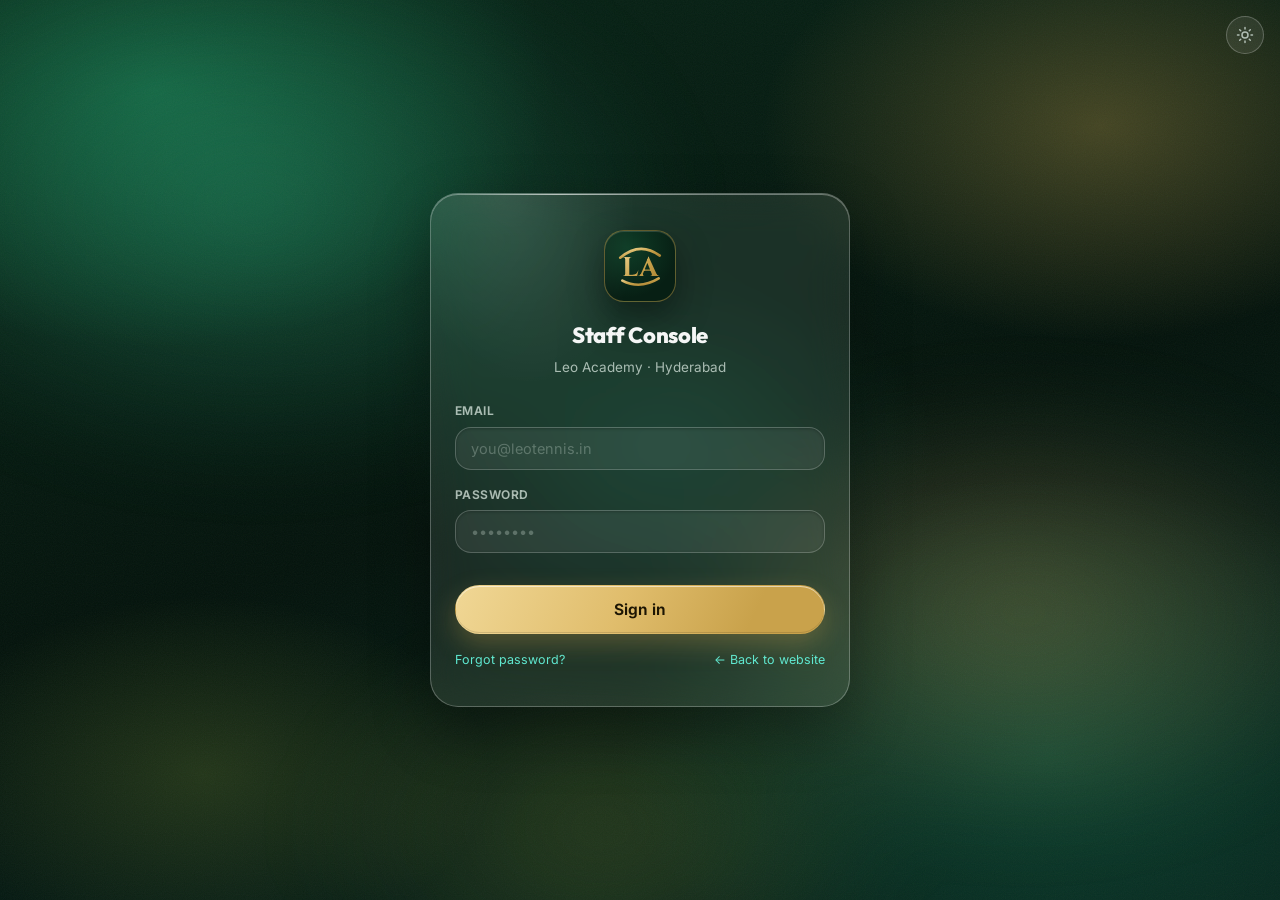
<file: login.html>
<!DOCTYPE html>
<html lang="en" data-theme="dark">
<head>
  <meta charset="UTF-8" />
  <meta name="viewport" content="width=device-width, initial-scale=1.0, viewport-fit=cover" />
  <meta name="theme-color" content="#04130c" />
  <title>Staff Login — Leo Academy</title>
  <link rel="icon" type="image/svg+xml" href="assets/img/favicon.svg" />
  <link rel="preconnect" href="https://fonts.googleapis.com" />
  <link rel="preconnect" href="https://fonts.gstatic.com" crossorigin />
  <link href="https://fonts.googleapis.com/css2?family=Outfit:wght@500;600;700;800&family=Inter:wght@400;500;600;700&family=Cinzel:wght@700&display=swap" rel="stylesheet" />
  <link rel="stylesheet" href="assets/css/glass.css?v=37" />
  <script>document.documentElement.dataset.theme = localStorage.getItem("lt-theme") || "dark"; document.documentElement.classList.add("lt-js");</script>
  <style>
    .login-wrap { min-height: 100dvh; display: grid; place-items: center; padding: var(--gap-4); }
    .login-card { width: min(420px, 100%); padding: var(--gap-5) var(--gap-4); text-align: center; }
    .login-card .mark { width: 72px; height: 72px; margin: 0 auto var(--gap-3); display: grid; place-items: center; border-radius: 20px;
      background: radial-gradient(circle at 32% 24%, #0f3d27, var(--forest-900) 70%); border: 1px solid rgba(201,162,75,.45);
      box-shadow: 0 14px 34px rgba(0,0,0,.4), inset 0 1px 0 rgba(255,255,255,.14); }
    .login-card h1 { font-size: 22px; font-weight: 800; }
    .login-card .sub { color: var(--ink-mid); font-size: 13.5px; margin-top: 5px; }
    .login-card form { display: flex; flex-direction: column; gap: var(--gap-3); margin-top: var(--gap-4); text-align: left; }
    .login-foot { margin-top: var(--gap-3); font-size: 12.5px; color: var(--ink-low); display: flex; justify-content: space-between; }
  </style>
</head>
<body>
  <div class="lt-bg" aria-hidden="true"></div>
  <button type="button" class="theme-toggle" style="position:fixed;top:16px;right:16px;z-index:70;"></button>

  <div class="login-wrap">
    <div class="glass login-card reveal in">
      <div class="mark" data-logo="52"></div>
      <h1>Staff Console</h1>
      <p class="sub">Leo Academy · Hyderabad</p>
      <form id="loginForm">
        <!-- email prefilled (dummy phase) + remembered across visits; password always typed -->
        <label class="field"><span>Email</span><input type="email" name="email"  placeholder="you@leotennis.in" autocomplete="username" /></label>
        <label class="field"><span>Password</span><input type="password" name="password" placeholder="••••••••" autocomplete="current-password" /></label>
        <div class="form-msg" id="msg" style="min-height:0;"></div>
        <button type="submit" class="btn btn-primary btn-block btn-lg">Sign in</button>
      </form>
      <div class="login-foot">
        <a href="#" id="forgot">Forgot password?</a>
        <a href="index.html">← Back to website</a>
      </div>
    </div>
  </div>

  <script src="assets/js/core.js?v=37"></script>
  <script src="assets/js/cloud.js?v=37"></script>
  <script>
    document.getElementById("loginForm").addEventListener("submit", function (e) {
      e.preventDefault();
      var d = new FormData(this);
      var msg = document.getElementById("msg");
      var email = String(d.get("email") || "").trim(), pw = String(d.get("password") || "").trim();
      if (!email || !pw) {
        msg.textContent = "Enter your email and password.";
        msg.className = "form-msg error";
        return;
      }
      function go() { LT.toast("Welcome back!"); setTimeout(function () { location.href = "dashboard.html"; }, 400); }
      try { localStorage.setItem("lt-last-email", email); } catch (err) {}
      LT_CLOUD.signIn(email, pw).then(function (s) {
        if (s.role !== "staff" && s.role !== "operator") {
          LT_CLOUD.signOut();
          msg.textContent = "This account has no staff access.";
          msg.className = "form-msg error";
          return;
        }
        go();
      }).catch(function (err) {
        if (!LT_CLOUD.STRICT_AUTH) { LT.auth.login(email); go(); return; } // until lockdown
        msg.textContent = /no connection/.test(String(err.message)) ? "No connection — try again." : "Wrong email or password.";
        msg.className = "form-msg error";
      });
    });
    try { // remember the last signed-in email across visits
      var last = localStorage.getItem("lt-last-email");
      if (last) document.querySelector('[name="email"]').value = last;
    } catch (err) {}
    document.getElementById("forgot").addEventListener("click", function (e) {
      e.preventDefault();
      LT.toast("Ask the academy admin to reset your password.");
    });
  </script>
</body>
</html>
</file>
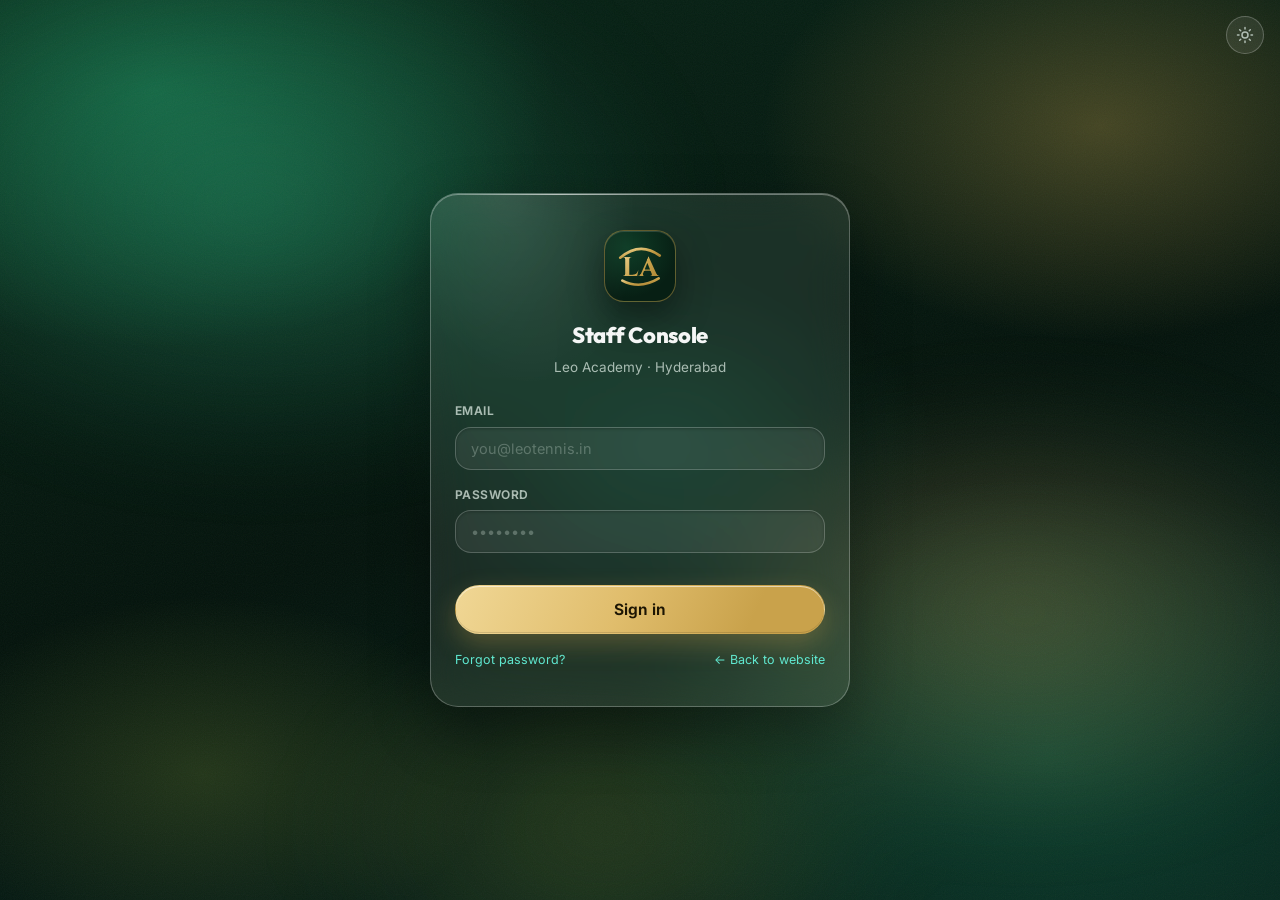
<file: players.html>
<!DOCTYPE html>
<html lang="en" data-theme="dark">
<head>
  <meta charset="UTF-8" />
  <meta name="viewport" content="width=device-width, initial-scale=1.0, viewport-fit=cover" />
  <meta name="theme-color" content="#04130c" />
  <title>Members — Leo Academy</title>
  <link rel="icon" type="image/svg+xml" href="assets/img/favicon.svg" />
  <link rel="preconnect" href="https://fonts.googleapis.com" />
  <link rel="preconnect" href="https://fonts.gstatic.com" crossorigin />
  <link href="https://fonts.googleapis.com/css2?family=Outfit:wght@500;600;700;800&family=Inter:wght@400;500;600;700&family=Cinzel:wght@700&display=swap" rel="stylesheet" />
  <link rel="stylesheet" href="assets/css/glass.css?v=37" />
  <script>document.documentElement.dataset.theme = localStorage.getItem("lt-theme") || "dark"; document.documentElement.classList.add("lt-js");</script>
  <style>
    .toolbar { display: flex; gap: var(--gap-2); flex-wrap: wrap; align-items: center; }
    .toolbar input[type="search"] { max-width: 280px; }
    .pl-name { display: flex; align-items: center; gap: 10px; }
    .pl-name .av { width: 32px; height: 32px; flex: none; border-radius: 50%; display: grid; place-items: center; font-size: 12px; font-weight: 700; color: #1c1503; background: var(--gold-grad); }
    .app-tray { display: flex; flex-direction: column; gap: 8px; }
    .app-row { display: flex; align-items: center; gap: 10px 14px; flex-wrap: wrap; padding: 10px 14px;
      border: 1px solid rgba(224, 189, 108, 0.35); background: rgba(201, 162, 75, 0.07); border-radius: var(--r-md); }
    .app-row .aq-who { font-weight: 700; color: var(--ink-hi); font-size: 13.5px; }
    .app-row .aq-what { font-size: 12.5px; color: var(--ink-mid); }
    .app-row .aq-when { font-size: 11.5px; color: var(--ink-faint); margin-left: auto; }
    .app-row .aq-call { font-size: 12.5px; font-weight: 700; color: var(--tx-gold); }
    .bstat-row { display: grid; grid-template-columns: repeat(4, 1fr); gap: 10px; }
    @media (max-width: 620px) { .bstat-row { grid-template-columns: 1fr 1fr; } }
    .bstat { border: 1px solid var(--tile-border); background: var(--tile-bg); border-radius: var(--r-md); padding: 12px 14px; }
    .bstat .k { font-size: 10.5px; font-weight: 700; letter-spacing: .06em; text-transform: uppercase; color: var(--ink-low); }
    .bstat .v { display: block; font-family: var(--font-display); font-weight: 800; font-size: 20px; color: var(--ink-hi); margin-top: 3px; }
    .bstat .s { font-size: 11px; color: var(--ink-faint); }
    .we-bar { display: flex; height: 6px; border-radius: 3px; overflow: hidden; margin-top: 6px; background: var(--line); }
    .we-bar i { display: block; height: 100%; }
    /* booking history: keep each row on one clean line and scroll the table
       sideways rather than wrapping cells; clip corners to the rounded card */
    .hist-wrap { overflow-x: auto; overflow-y: hidden; -webkit-overflow-scrolling: touch; border: 1px solid var(--line); }
    .hist-table { min-width: 540px; }
    .hist-table th, .hist-table td { white-space: nowrap; vertical-align: middle; }
    .hist-table td .faint { white-space: nowrap; }
    /* renewal reminders (WhatsApp) — lives with Members, not Finance */
    .rem-list { display: flex; flex-direction: column; gap: 8px; }
    .rem-item { display: flex; align-items: center; gap: 12px; padding: 10px 14px; border-radius: var(--r-md);
      border: 1px solid rgba(255, 107, 107, 0.32); background: rgba(255, 107, 107, 0.07); }
    :root[data-theme="light"] .rem-item { background: rgba(194, 56, 63, 0.07); }
    .rem-item.done { border-color: rgba(52, 211, 153, 0.4); background: rgba(52, 211, 153, 0.08); }
    .rem-item .av { width: 32px; height: 32px; flex: none; border-radius: 50%; display: grid; place-items: center;
      font-size: 12px; font-weight: 700; color: #1c1503; background: var(--gold-grad); }
    .rem-item .rm-body { flex: 1; min-width: 0; }
    .rem-item .rm-name { display: block; font-weight: 700; font-size: 14px; color: var(--ink-hi); white-space: nowrap; overflow: hidden; text-overflow: ellipsis; }
    .rem-item .rm-sub { display: block; font-size: 12px; margin-top: 1px; }
    .rem-item .rm-sub .late { color: var(--tx-red); font-weight: 700; }
    .rem-item .rm-sub .soon { color: var(--tx-gold); font-weight: 700; }
    .rem-item .rm-sub .sent { color: var(--tx-green); font-weight: 600; }
    .rem-empty { text-align: center; color: var(--ink-low); font-size: 13.5px; padding: var(--gap-3) var(--gap-2); }
    .rem-item.upcoming { border-color: rgba(224, 189, 108, 0.35); background: rgba(201, 162, 75, 0.07); }
    .rem-item .wa { flex: none; }
    .rem-upi { font-size: 11px; margin: -2px 0 10px; color: var(--ink-faint); }
    .rem-upi b { color: var(--tx-gold); font-weight: 700; }
    /* member detail */
    .md-stats { display: grid; grid-template-columns: repeat(3, 1fr); gap: 8px; margin: 2px 0 14px; }
    .md-facts { display: flex; flex-direction: column; margin-bottom: 4px; }
    .md-facts .f { display: flex; justify-content: space-between; gap: 12px; padding: 8px 0; border-bottom: 1px solid var(--line); font-size: 13px; }
    .md-facts .f:last-child { border-bottom: none; }
    .md-facts .f .k { color: var(--ink-low); }
    .md-facts .f .v { font-weight: 700; color: var(--ink-hi); text-align: right; }
    .md-actions { display: flex; gap: 8px; margin-top: 16px; }
    .md-actions .btn { flex: 1; display: inline-flex; align-items: center; justify-content: center; gap: 6px; }
    tr.mem-row { cursor: pointer; }
    /* reminder history timeline (member detail) */
    .md-tl-head { display: flex; align-items: baseline; justify-content: space-between; gap: 8px; margin: 16px 0 8px; }
    .md-tl-head h3 { font-size: 13px; font-weight: 700; letter-spacing: .04em; text-transform: uppercase; color: var(--ink-low); }
    .md-tl-head .n { font-size: 11.5px; color: var(--ink-faint); }
    .md-tl { position: relative; margin-left: 4px; padding-left: 20px; max-height: 190px; overflow-y: auto; -webkit-overflow-scrolling: touch; }
    .md-tl::before { content: ""; position: absolute; left: 4px; top: 6px; bottom: 6px; width: 2px; background: var(--line); }
    .md-tl-item { position: relative; padding: 5px 0 11px; }
    .md-tl-item:last-child { padding-bottom: 2px; }
    .md-tl-item::before { content: ""; position: absolute; left: -20px; top: 6px; width: 9px; height: 9px; border-radius: 50%;
      background: var(--tx-green); border: 2px solid var(--glass-bg); box-sizing: content-box; }
    .md-tl-item.faded::before { background: var(--ink-faint); }
    .md-tl-when { font-size: 13px; font-weight: 650; color: var(--ink-hi); }
    .md-tl-sub { font-size: 11.5px; color: var(--ink-low); margin-top: 1px; }
    .md-tl-empty { font-size: 12.5px; color: var(--ink-low); padding: 4px 0 2px; }
    .rem-item.clickable { cursor: pointer; }
    .rem-item.clickable .rm-body { min-width: 0; }
  </style>
</head>
<body>
  <div class="lt-bg" aria-hidden="true"></div>

  <main class="lt-page">
    <div class="card-head" style="margin-bottom: 0;">
      <div>
        <div class="kicker">Roster</div>
        <h2>Members</h2>
        <div class="sub" id="countLine"></div>
      </div>
      <button class="btn btn-primary btn-sm" id="addBtn">+ Add member</button>
    </div>

    <div class="glass glass-card tight">
      <div class="toolbar">
        <input type="search" id="q" placeholder="Search members…" />
        <span class="lt-filter"><select id="programSelect" aria-label="Filter by program"></select></span>
      </div>
    </div>

    <!-- coaching applications from the website (cloud) -->
    <div class="glass glass-card tight hide" id="appCard">
      <div class="card-head" style="margin-bottom: 10px;">
        <div><div class="kicker">Enquiries</div><h2 style="font-size:16px;">New coaching applications</h2></div>
      </div>
      <div class="app-tray" id="appTray"></div>
    </div>

    <!-- renewal reminders (WhatsApp) — membership follow-ups belong with Members -->
    <div class="glass glass-card tight hide" id="remCard">
      <div class="card-head" style="margin-bottom: 10px;">
        <div><div class="kicker">Renewals</div><h2 style="font-size:16px;">WhatsApp reminders</h2></div>
        <button class="btn btn-glass btn-sm" id="remindAll">Send next ›</button>
      </div>
      <div class="rem-upi faint" id="remUpi"></div>
      <div class="rem-list" id="remList"></div>
    </div>

    <div class="glass">
      <div class="table-wrap">
        <table class="lt-table tight">
          <thead><tr><th>Member</th><th>Program</th><th>Phone</th><th>Joined</th><th>Valid till</th><th>Status</th></tr></thead>
          <tbody id="rows"></tbody>
        </table>
      </div>
    </div>

    <!-- court booking history (operational: last 30 days, filter by date) -->
    <div class="glass glass-card tight hide" id="histCard" style="margin-top: var(--gap-3);">
      <div class="card-head" style="margin-bottom: 10px;">
        <div><div class="kicker">Court bookings</div><h2 style="font-size:16px;">Booking history</h2></div>
        <div class="flex wrap" style="gap:8px;">
          <input type="date" id="histDate" style="width:auto;" />
          <button class="btn btn-glass btn-sm" id="histAll">Last 30 days</button>
        </div>
      </div>
      <div class="table-wrap hist-wrap">
        <table class="lt-table hist-table">
          <thead><tr><th>When</th><th>Court</th><th>Booked by</th><th>Source</th><th>Amount</th><th></th></tr></thead>
          <tbody id="histRows"></tbody>
        </table>
      </div>
    </div>
  </main>

  <!-- add member -->
  <div class="lt-modal-backdrop" id="amBackdrop">
    <div class="glass lt-modal" style="width: min(430px, 100%);">
      <div class="modal-head">
        <div><div class="kicker">Members</div><h2 style="font-size:20px;">Add a member</h2></div>
        <button class="btn btn-icon btn-ghost" id="amClose" aria-label="Close">✕</button>
      </div>
      <form id="amForm" class="lt-grid" style="gap: var(--gap-3);">
        <label class="field"><span>Name</span><input type="text" name="name" placeholder="Full name" required /></label>
        <label class="field"><span>Phone</span><input type="tel" name="phone" placeholder="98xxxxxxxx" required /></label>
        <label class="field"><span>Program</span><select name="program" id="amProgram"></select></label>
        <label class="field"><span>Membership</span><div class="chip-row" id="amPlan"></div></label>
        <label class="field"><span>Start date</span><input type="date" name="joined" id="amJoined" /></label>
        <div class="form-msg" id="amMsg" style="min-height:0;"></div>
        <button class="btn btn-primary btn-block" type="submit">Add member</button>
      </form>
    </div>
  </div>

  <!-- member detail (lightweight) -->
  <div class="lt-modal-backdrop" id="mdBackdrop">
    <div class="glass lt-modal" style="width: min(440px, 100%);">
      <div class="modal-head">
        <div><div class="kicker">Member</div><h2 id="mdName" style="font-size:21px;"></h2></div>
        <button class="btn btn-icon btn-ghost" id="mdClose" aria-label="Close">✕</button>
      </div>
      <div id="mdBody"></div>
    </div>
  </div>

  <!-- record payment + renew (from a member) -->
  <div class="lt-modal-backdrop" id="mpBackdrop" style="z-index: 96;">
    <div class="glass lt-modal" style="width: min(400px, 100%);">
      <div class="modal-head">
        <div><div class="kicker">Record payment</div><h2 id="mpName" style="font-size:19px;"></h2></div>
        <button class="btn btn-icon btn-ghost" id="mpClose" aria-label="Close">✕</button>
      </div>
      <form id="mpForm" class="lt-grid" style="gap: var(--gap-3);">
        <label class="field"><span>Amount received</span><input type="number" name="amount" id="mpAmt" /></label>
        <label class="field"><span>Paid by</span>
          <div class="chip-row filters" id="mpMode">
            <button type="button" class="chip active" data-m="Cash">Cash</button>
            <button type="button" class="chip" data-m="UPI">UPI</button>
            <button type="button" class="chip" data-m="Card">Card</button>
          </div>
        </label>
        <label class="field"><span>Renew membership by</span>
          <div class="chip-row filters" id="mpDur">
            <button type="button" class="chip active" data-mo="1">1 month</button>
            <button type="button" class="chip" data-mo="3">3 months</button>
            <button type="button" class="chip" data-mo="6">6 months</button>
            <button type="button" class="chip" data-mo="0">Don't renew</button>
          </div>
        </label>
        <div class="form-msg" id="mpMsg" style="min-height:0;"></div>
        <button class="btn btn-primary btn-block" type="submit">Save payment</button>
      </form>
    </div>
  </div>

  <!-- edit member -->
  <div class="lt-modal-backdrop" id="meBackdrop" style="z-index: 96;">
    <div class="glass lt-modal" style="width: min(430px, 100%);">
      <div class="modal-head">
        <div><div class="kicker">Members</div><h2 style="font-size:20px;">Edit member</h2></div>
        <button class="btn btn-icon btn-ghost" id="meClose" aria-label="Close">✕</button>
      </div>
      <form id="meForm" class="lt-grid" style="gap: var(--gap-3);">
        <label class="field"><span>Name</span><input type="text" name="name" placeholder="Full name" required /></label>
        <label class="field"><span>Phone</span><input type="tel" name="phone" placeholder="98xxxxxxxx" required /></label>
        <label class="field"><span>Program</span><select name="program" id="meProgram"></select></label>
        <div class="lt-grid cols-2" style="gap: var(--gap-2);">
          <label class="field"><span>Joined</span><input type="date" name="joined" id="meJoined" /></label>
          <label class="field"><span>Valid till</span><input type="date" name="validTill" id="meValid" /></label>
        </div>
        <div class="form-msg" id="meMsg" style="min-height:0;"></div>
        <button class="btn btn-primary btn-block" type="submit">Save changes</button>
      </form>
    </div>
  </div>

  <script src="assets/js/core.js?v=37"></script>
  <script src="assets/js/data.js?v=37"></script>
  <script src="assets/js/cloud.js?v=37"></script>
  <script>
    LT.auth.require();
    LT.managerShell("players.html");

    (function () {
      var filter = { q: "", program: "all" };
      // reminder history keyed by member id: [{ at: iso, upi: string }, …] newest-first
      var reminderHistory = {};

      var chips = [{ id: "all", name: "All programs" }].concat(LT_DATA.programs);
      var progSelect = document.getElementById("programSelect");
      progSelect.innerHTML = chips.map(function (p) {
        return '<option value="' + p.id + '">' + p.name + "</option>";
      }).join("");
      progSelect.addEventListener("change", function () {
        filter.program = this.value;
        render();
      });
      document.getElementById("q").addEventListener("input", function () { filter.q = this.value.toLowerCase(); render(); });

      function fmtD(iso) { return new Date(iso).toLocaleDateString("en-IN", { day: "numeric", month: "short", year: "2-digit" }); }
      function normPhone(p) { return String(p || "").replace(/\D/g, "").slice(-10); }

      // roster = seed members + any added on this device (merged, deduped by id).
      // Renewals recorded via "Record payment" are stored as per-member overrides
      // (new validTill + status) applied here so the roster reflects them at once.
      function localMembers() { return LT.store.read("members", []); }
      function memberOverrides() { return LT.store.read("member-overrides", {}); }
      function allMembers() { return LT_ROSTER(); }
      function memberById(id) { return allMembers().find(function (m) { return String(m.id) === String(id); }); }

      /* ---------- add member ---------- */
      var amBackdrop = document.getElementById("amBackdrop"), amPlan = 1;
      document.getElementById("amProgram").innerHTML = LT_DATA.programs.map(function (p) {
        return '<option value="' + p.id + '">' + p.name + "</option>";
      }).join("");
      var amPlans = [{ label: "Monthly", months: 1 }, { label: "Quarterly", months: 3 }, { label: "Half-yearly", months: 6 }];
      document.getElementById("amPlan").innerHTML = amPlans.map(function (pl, i) {
        return '<button type="button" class="chip' + (i === 0 ? " active" : "") + '" data-m="' + pl.months + '">' + pl.label + "</button>";
      }).join("");
      document.getElementById("amPlan").addEventListener("click", function (e) {
        var b = e.target.closest(".chip"); if (!b) return;
        amPlan = +b.dataset.m;
        this.querySelectorAll(".chip").forEach(function (c) { c.classList.toggle("active", c === b); });
      });
      document.getElementById("amJoined").value = LT.today();
      document.getElementById("addBtn").addEventListener("click", function () {
        document.getElementById("amForm").reset();
        document.getElementById("amJoined").value = LT.today();
        amPlan = 1;
        document.getElementById("amPlan").querySelectorAll(".chip").forEach(function (c, i) { c.classList.toggle("active", i === 0); });
        document.getElementById("amMsg").textContent = "";
        amBackdrop.classList.add("open");
      });
      document.getElementById("amClose").addEventListener("click", function () { amBackdrop.classList.remove("open"); });
      amBackdrop.addEventListener("click", function (e) { if (e.target === amBackdrop) amBackdrop.classList.remove("open"); });
      document.getElementById("amForm").addEventListener("submit", function (e) {
        e.preventDefault();
        var f = new FormData(this);
        var amMsg = document.getElementById("amMsg");
        var name = (f.get("name") || "").trim(), phone = (f.get("phone") || "").trim();
        if (!name) { amMsg.textContent = "Please enter the member's name."; amMsg.className = "form-msg error"; return; }
        if (phone.replace(/\D/g, "").length < 10) { amMsg.textContent = "Please enter a valid 10-digit phone number."; amMsg.className = "form-msg error"; return; }
        amMsg.textContent = "";
        var joined = f.get("joined") || LT.today();
        var vt = new Date(joined); vt.setMonth(vt.getMonth() + amPlan);
        var m = {
          id: "M" + Date.now(), name: name, phone: phone,
          program: f.get("program"), joined: joined, validTill: LT.isoDate(vt), status: "active",
        };
        var mem = localMembers(); mem.push(m); LT.store.write("members", mem);
        if (window.LT_CLOUD && LT_CLOUD.addMember) LT_CLOUD.addMember(m);
        amBackdrop.classList.remove("open");
        LT.toast("✓ " + m.name.split(" ")[0] + " added to the roster");
        render();
        paintReminders();
      });

      // full reminder history (cloud) → grouped by member for the timeline
      if (window.LT_CLOUD && LT_CLOUD.fetchReminders) {
        LT_CLOUD.fetchReminders().then(function (rows) {
          if (!rows) return;
          var by = {};
          rows.forEach(function (r) {
            var k = String(r.member_id);
            (by[k] = by[k] || []).push({ at: r.sent_at, upi: r.upi_used, channel: r.channel });
          });
          Object.keys(by).forEach(function (k) {
            by[k].sort(function (a, b) { return new Date(b.at) - new Date(a.at); });
          });
          reminderHistory = by;
          if (mdBackdrop.classList.contains("open") && openMemberId) openMember(openMemberId);
        });
      }

      // website coaching applications land in the cloud — surface them here
      if (window.LT_CLOUD) {
        LT_CLOUD.fetchApplications(10).then(function (rows) {
          if (!rows || !rows.length) return;
          var progName = function (id) {
            var p = LT_DATA.programs.find(function (x) { return x.id === id; });
            return p ? p.name : (id || "Any program");
          };
          document.getElementById("appTray").innerHTML = rows.map(function (a) {
            return '<div class="app-row"><span class="aq-who">' + LT.esc(a.name) + "</span>" +
              '<span class="aq-what">' + LT.esc(progName(a.program)) + (a.slot ? " · " + LT.esc(a.slot) : "") +
              (a.trial_date ? " · trial " + fmtD(a.trial_date) : "") + "</span>" +
              (a.phone ? '<a class="aq-call" href="https://wa.me/91' + String(a.phone).replace(/\D/g, "").slice(-10) + '">WhatsApp →</a>' : "") +
              '<span class="aq-when">' + fmtD(a.created_at) + "</span></div>";
          }).join("");
          document.getElementById("appCard").classList.remove("hide");
        });

        // court booking history — operational list of the last 30 days,
        // filterable by date (defaults to today). Transactional, NOT the
        // aggregate booker analytics (those stay in the operator console).
        var histAll = [];
        function timeLabel(h) { var ap = h >= 12 ? "PM" : "AM"; var v = h % 12 || 12; return v + " " + ap; }
        function renderHistory(dateFilter) {
          var list = histAll.filter(function (b) { return !dateFilter || b.date === dateFilter; });
          list.sort(function (a, b) { return a.date === b.date ? b.hour - a.hour : (a.date < b.date ? 1 : -1); });
          var host = document.getElementById("histRows");
          if (!list.length) {
            host.innerHTML = '<tr><td colspan="6"><div class="empty-state">No bookings ' + (dateFilter ? "on this date." : "in the last 30 days.") + "</div></td></tr>";
            return;
          }
          host.innerHTML = list.map(function (b) {
            var wa = b.phone ? '<a class="btn btn-glass btn-sm" href="https://wa.me/91' + String(b.phone).replace(/\D/g, "").slice(-10) + '" target="_blank" rel="noopener">WhatsApp</a>' : "";
            return "<tr><td>" + fmtD(b.date) + '<br /><span class="faint" style="font-size:11.5px;">' + timeLabel(b.hour) + "</span></td>" +
              "<td class='num'>" + LT.esc(b.court || "—") + "</td>" +
              "<td class='t-name'>" + LT.esc(b.name) + (b.phone ? '<br /><span class="faint" style="font-size:11.5px;">' + LT.esc(b.phone) + "</span>" : "") + "</td>" +
              "<td>" + LT.esc(b.source || "Website") + "</td>" +
              "<td class='num gold'>" + LT.fmtINR(b.amount) + "</td>" +
              "<td>" + wa + "</td></tr>";
          }).join("");
        }
        var histSince = new Date(); histSince.setDate(histSince.getDate() - 30);
        LT_CLOUD.fetchBookings(LT.isoDate(histSince)).then(function (rows) {
          histAll = (rows || []).filter(function (b) { return b.status !== "cancelled"; });
          var today = LT.today();
          var histDate = document.getElementById("histDate");
          histDate.value = today;
          renderHistory(today);
          histDate.addEventListener("change", function () { renderHistory(this.value); });
          document.getElementById("histAll").addEventListener("click", function () { document.getElementById("histDate").value = ""; renderHistory(null); });
          document.getElementById("histCard").classList.remove("hide");
        });
      }

      function render() {
        var all = allMembers();
        var list = all.filter(function (m) {
          if (filter.program !== "all" && m.program !== filter.program) return false;
          if (filter.q && m.name.toLowerCase().indexOf(filter.q) === -1) return false;
          return true;
        });
        document.getElementById("countLine").textContent = list.length + " of " + all.length + " members";
        document.getElementById("rows").innerHTML = list.map(function (m) {
          var p = LT_DATA.programs.find(function (x) { return x.id === m.program; });
          var pill = m.status === "due" ? '<span class="cell-status red">Renewal due</span>' : '<span class="cell-status green">Active</span>';
          return '<tr class="mem-row" data-mid="' + m.id + '">' +
            '<td><div class="pl-name"><span class="av">' + LT.initials(m.name) + '</span><span class="t-name">' + LT.esc(m.name) + "</span></div></td>" +
            "<td>" + (p ? p.name : "—") + '</td><td class="num">' + LT.esc(m.phone) + "</td>" +
            "<td>" + fmtD(m.joined) + "</td><td>" + fmtD(m.validTill) + "</td><td>" + pill + "</td></tr>";
        }).join("") || '<tr><td colspan="6"><div class="empty-state">No members match your search.</div></td></tr>';
      }
      document.getElementById("rows").addEventListener("click", function (e) {
        var row = e.target.closest(".mem-row"); if (row) openMember(row.dataset.mid);
      });

      /* ---------- member detail (lightweight, on-tap) ---------- */
      var mdBackdrop = document.getElementById("mdBackdrop"), openMemberId = null;
      // merged reminder history for a member: cloud log + a same-day local send
      // that may not be in the last cloud fetch yet. Newest first.
      function memberReminders(m) {
        var list = (reminderHistory[String(m.id)] || []).slice();
        var localLast = (LT.store.read("reminders", {}) || {})[m.id];
        if (localLast && !list.some(function (r) { return Math.abs(new Date(r.at) - new Date(localLast)) < 60000; })) {
          list.push({ at: localLast, upi: null, channel: "whatsapp" });
        }
        return list.sort(function (a, b) { return new Date(b.at) - new Date(a.at); });
      }
      function relDay(iso) {
        var d = new Date(iso);
        var days = Math.round((new Date(LT.isoDate(d)) - new Date(LT.today())) / 864e5);
        return {
          rel: days === 0 ? "Today" : days === -1 ? "Yesterday" : (-days) + " days ago",
          time: d.toLocaleTimeString("en-IN", { hour: "numeric", minute: "2-digit" }),
          date: d.toLocaleDateString("en-IN", { day: "numeric", month: "short", year: "2-digit" }),
        };
      }
      function memberStats(m) {
        var ph = normPhone(m.phone);
        var bk = (LT_DATA.bookings || []).concat(typeof histAll !== "undefined" ? histAll : [])
          .filter(function (b) { return ph && normPhone(b.phone) === ph && b.status !== "cancelled"; });
        var paid = (LT_DATA.payments || []).filter(function (p) { return p.name === m.name; })
          .reduce(function (s, p) { return s + (p.amount || 0); }, 0);
        var att = 0;
        for (var i = 0; i < 30; i++) {
          var iso = LT.isoDate(new Date(Date.now() - i * 864e5));
          if ((LT.store.read("att-" + iso, []) || []).indexOf(m.id) !== -1) att++;
        }
        return { bookings: bk.length, paid: paid, attendance: att };
      }
      function openMember(id) {
        var m = memberById(id); if (!m) return;
        openMemberId = id;
        var p = LT_DATA.programs.find(function (x) { return x.id === m.program; });
        var s = memberStats(m);
        var hist = memberReminders(m);
        var tlHtml = hist.length
          ? hist.map(function (r, i) {
              var rd = relDay(r.at);
              return '<div class="md-tl-item' + (i === 0 ? "" : " faded") + '">' +
                '<div class="md-tl-when">' + rd.rel + ' · ' + rd.date + '</div>' +
                '<div class="md-tl-sub">WhatsApp · ' + rd.time + (r.upi ? ' · paid to ' + LT.esc(r.upi) : "") + '</div></div>';
            }).join("")
          : '<div class="md-tl-empty">No reminders sent yet.</div>';
        var daysLeft = Math.round((new Date(m.validTill) - new Date(LT.today())) / 864e5);
        var validTxt = daysLeft < 0 ? '<span style="color:var(--tx-red);">' + (-daysLeft) + "d overdue</span>"
          : daysLeft <= 3 ? '<span style="color:var(--tx-gold);">in ' + daysLeft + "d</span>" : "in " + daysLeft + "d";
        var joinedDays = Math.max(0, Math.round((new Date(LT.today()) - new Date(m.joined)) / 864e5));
        var months = Math.floor(joinedDays / 30);
        var tenure = months >= 1 ? months : joinedDays;
        var tenureUnit = months >= 1 ? (months === 1 ? "month" : "months") : (joinedDays === 1 ? "day" : "days");
        document.getElementById("mdName").textContent = m.name;
        document.getElementById("mdBody").innerHTML =
          '<div class="md-stats">' +
            '<div class="bstat"><span class="k">Attendance</span><span class="v">' + s.attendance + '</span><span class="s">last 30d</span></div>' +
            '<div class="bstat"><span class="k">Member for</span><span class="v">' + tenure + '</span><span class="s">' + tenureUnit + '</span></div>' +
            '<div class="bstat"><span class="k">Paid</span><span class="v" style="font-size:16px;">' + LT.fmtINR(s.paid) + '</span><span class="s">to date</span></div>' +
          "</div>" +
          '<div class="md-facts">' +
            '<div class="f"><span class="k">Program</span><span class="v">' + (p ? p.name : "—") + "</span></div>" +
            '<div class="f"><span class="k">Phone</span><span class="v">' + LT.esc(m.phone) + "</span></div>" +
            '<div class="f"><span class="k">Joined</span><span class="v">' + fmtD(m.joined) + "</span></div>" +
            '<div class="f"><span class="k">Renews</span><span class="v">' + fmtD(m.validTill) + " · " + validTxt + "</span></div>" +
            '<div class="f"><span class="k">Last reminded</span><span class="v">' + (hist.length ? relDay(hist[0].at).rel : "Never") + "</span></div>" +
          "</div>" +
          '<div class="md-tl-head"><h3>Reminder history</h3>' + (hist.length ? '<span class="n">' + hist.length + " sent</span>" : "") + "</div>" +
          '<div class="md-tl">' + tlHtml + "</div>" +
          '<div class="md-actions">' +
            '<button class="btn btn-primary" data-md-remind="' + m.id + '">' +
              '<svg viewBox="0 0 24 24" fill="currentColor" style="width:15px;height:15px;"><path d="M12.05 0C5.5 0 .16 5.34.16 11.9c0 2.1.55 4.14 1.6 5.95L.06 24l6.3-1.65a11.9 11.9 0 0 0 5.69 1.45c6.55 0 11.89-5.34 11.9-11.9C23.94 5.34 18.6 0 12.05 0m6.99 16.94c-.3.83-1.5 1.53-2.08 1.62-.53.08-1.2.11-1.94-.12-.45-.14-1.02-.33-1.76-.65-3.1-1.34-5.12-4.46-5.27-4.66-.15-.2-1.26-1.67-1.26-3.19s.8-2.27 1.08-2.58c.28-.31.61-.39.81-.39h.58c.19 0 .44-.07.68.52.25.6.85 2.06.92 2.21.08.15.13.33.03.53-.1.2-.15.32-.3.5-.14.17-.3.38-.44.51-.15.15-.3.3-.13.6.17.29.77 1.27 1.65 2.05 1.14 1.02 2.1 1.33 2.4 1.48.29.15.46.12.63-.07.2-.22.72-.84.91-1.13.2-.3.4-.25.66-.15.28.1 1.74.82 2.04.97.3.15.5.22.57.35.07.12.07.71-.23 1.54"/></svg>' +
              " Remind</button>" +
            '<button class="btn btn-glass" data-md-pay="' + m.id + '">Record payment</button>' +
          "</div>" +
          '<div class="md-actions" style="margin-top:8px;">' +
            '<button class="btn btn-glass" data-md-edit="' + m.id + '">' +
              '<svg viewBox="0 0 24 24" fill="none" stroke="currentColor" stroke-width="2" stroke-linecap="round" stroke-linejoin="round" style="width:15px;height:15px;"><path d="M12 20h9M16.5 3.5a2.12 2.12 0 0 1 3 3L7 19l-4 1 1-4z"/></svg>' +
              " Edit details</button>" +
            '<button class="btn btn-glass md-del" data-md-delete="' + m.id + '" style="color:var(--tx-red);">' +
              '<svg viewBox="0 0 24 24" fill="none" stroke="currentColor" stroke-width="2" stroke-linecap="round" stroke-linejoin="round" style="width:15px;height:15px;"><path d="M3 6h18M8 6V4a1 1 0 0 1 1-1h6a1 1 0 0 1 1 1v2M19 6l-1 14a2 2 0 0 1-2 2H8a2 2 0 0 1-2-2L5 6"/></svg>' +
              " Remove</button>" +
          "</div>";
        mdBackdrop.classList.add("open");
      }
      document.getElementById("mdClose").addEventListener("click", function () { mdBackdrop.classList.remove("open"); openMemberId = null; });
      mdBackdrop.addEventListener("click", function (e) { if (e.target === mdBackdrop) { mdBackdrop.classList.remove("open"); openMemberId = null; } });
      document.getElementById("mdBody").addEventListener("click", function (e) {
        var rem = e.target.closest("[data-md-remind]"), pay = e.target.closest("[data-md-pay]");
        var edit = e.target.closest("[data-md-edit]"), del = e.target.closest("[data-md-delete]");
        var el = rem || pay || edit || del; if (!el) return;
        var id = rem ? rem.dataset.mdRemind : pay ? pay.dataset.mdPay : edit ? edit.dataset.mdEdit : del.dataset.mdDelete;
        var m = memberById(id); if (!m) return;
        // keep the popup open so the new reminder appears in the timeline in
        // place (WhatsApp opens in its own tab/app either way)
        if (rem) openWhatsApp(m, Math.round((new Date(m.validTill) - new Date(LT.today())) / 864e5));
        else if (pay) openPay(m);
        else if (edit) openEdit(m);
        else if (del) removeMember(m);
      });

      /* ---------- edit member ---------- */
      var meBackdrop = document.getElementById("meBackdrop"), meMember = null;
      document.getElementById("meProgram").innerHTML = LT_DATA.programs.map(function (p) {
        return '<option value="' + p.id + '">' + p.name + "</option>";
      }).join("");
      function openEdit(m) {
        meMember = m;
        var f = document.getElementById("meForm");
        f.querySelector('[name="name"]').value = m.name || "";
        f.querySelector('[name="phone"]').value = m.phone || "";
        f.querySelector('[name="program"]').value = m.program || LT_DATA.programs[0].id;
        f.querySelector('[name="joined"]').value = m.joined || LT.today();
        f.querySelector('[name="validTill"]').value = m.validTill || "";
        document.getElementById("meMsg").textContent = "";
        meBackdrop.classList.add("open");
      }
      document.getElementById("meClose").addEventListener("click", function () { meBackdrop.classList.remove("open"); });
      meBackdrop.addEventListener("click", function (e) { if (e.target === meBackdrop) meBackdrop.classList.remove("open"); });
      document.getElementById("meForm").addEventListener("submit", function (e) {
        e.preventDefault();
        var m = meMember; if (!m) return;
        var f = new FormData(this), meMsg = document.getElementById("meMsg");
        var name = (f.get("name") || "").trim(), phone = (f.get("phone") || "").trim();
        if (!name) { meMsg.textContent = "Please enter the member's name."; meMsg.className = "form-msg error"; return; }
        if (phone.replace(/\D/g, "").length < 10) { meMsg.textContent = "Please enter a valid 10-digit phone number."; meMsg.className = "form-msg error"; return; }
        var validTill = f.get("validTill") || m.validTill;
        var patch = { name: name, phone: phone, program: f.get("program"), joined: f.get("joined") || m.joined, validTill: validTill,
          status: new Date(validTill) < new Date(LT.today()) ? "due" : "active" };
        // seed AND added members: store the edit as a per-member override (LT_ROSTER
        // merges it last); update the local add-list too if it's an added member
        var ov = memberOverrides(); ov[m.id] = Object.assign({}, ov[m.id], patch); LT.store.write("member-overrides", ov);
        var local = localMembers().map(function (x) { return String(x.id) === String(m.id) ? Object.assign({}, x, patch) : x; });
        LT.store.write("members", local);
        if (window.LT_CLOUD && LT_CLOUD.updateMember) LT_CLOUD.updateMember(Object.assign({ id: m.id }, patch));
        meBackdrop.classList.remove("open");
        LT.toast("✓ " + name.split(" ")[0] + "'s details updated");
        render(); paintReminders();
        if (mdBackdrop.classList.contains("open") && openMemberId) openMember(openMemberId);
      });

      /* ---------- remove member ---------- */
      function removeMember(m) {
        if (!window.confirm("Remove " + m.name + " from the roster? This can't be undone from here.")) return;
        var removed = LT.store.read("member-removed", []) || [];
        if (removed.indexOf(m.id) === -1) { removed.push(m.id); LT.store.write("member-removed", removed); }
        LT.store.write("members", localMembers().filter(function (x) { return String(x.id) !== String(m.id); }));
        var ov = memberOverrides(); delete ov[m.id]; LT.store.write("member-overrides", ov);
        if (window.LT_CLOUD && LT_CLOUD.deleteMember) LT_CLOUD.deleteMember(m.id);
        mdBackdrop.classList.remove("open"); openMemberId = null;
        LT.toast("Removed " + m.name.split(" ")[0] + " from the roster");
        render(); paintReminders();
      }

      /* ---------- record payment + renew (cash / UPI / card at the desk) ---------- */
      var mpBackdrop = document.getElementById("mpBackdrop"), mpMode = "Cash", mpDur = 1, mpMember = null;
      function chipGroup(hostId, attr, set) {
        document.getElementById(hostId).addEventListener("click", function (e) {
          var b = e.target.closest(".chip"); if (!b) return;
          this.querySelectorAll(".chip").forEach(function (c) { c.classList.toggle("active", c === b); });
          set(b.dataset[attr]);
        });
      }
      chipGroup("mpMode", "m", function (v) { mpMode = v; });
      chipGroup("mpDur", "mo", function (v) {
        mpDur = +v;
        // the suggested amount tracks the chosen duration (staff can still edit)
        var pl = LT_DATA.plans.find(function (p) { return p.months === mpDur; });
        if (pl) document.getElementById("mpAmt").value = pl.amount;
      });
      function openPay(m) {
        mpMember = m; mpMode = "Cash"; mpDur = 1;
        document.getElementById("mpName").textContent = m.name;
        document.getElementById("mpAmt").value = renewalAmount();
        document.querySelectorAll("#mpMode .chip").forEach(function (c, i) { c.classList.toggle("active", i === 0); });
        document.querySelectorAll("#mpDur .chip").forEach(function (c, i) { c.classList.toggle("active", i === 0); });
        document.getElementById("mpMsg").textContent = "";
        mpBackdrop.classList.add("open");
      }
      document.getElementById("mpClose").addEventListener("click", function () { mpBackdrop.classList.remove("open"); });
      mpBackdrop.addEventListener("click", function (e) { if (e.target === mpBackdrop) mpBackdrop.classList.remove("open"); });
      document.getElementById("mpForm").addEventListener("submit", function (e) {
        e.preventDefault();
        var m = mpMember; if (!m) return;
        var mpMsg = document.getElementById("mpMsg");
        var amt = +document.getElementById("mpAmt").value || 0;
        if (amt <= 0) { mpMsg.textContent = "Enter the amount received (₹1 or more)."; mpMsg.className = "form-msg error"; return; }
        mpMsg.textContent = "";
        var p = LT_DATA.programs.find(function (x) { return x.id === m.program; });
        // 1) log the payment (cloud ledger + local so Finance shows it at once)
        var pay = { ref: "P-" + Date.now(), name: m.name, type: "Membership",
          detail: (p ? p.name : "Membership") + (mpDur ? " · " + mpDur + "mo renewal" : ""), amount: amt, mode: mpMode, on: LT.today() };
        var local = LT.store.read("payments", []); local.unshift(pay); LT.store.write("payments", local);
        if (window.LT_CLOUD && LT_CLOUD.addPayment) LT_CLOUD.addPayment(pay);
        // 2) renew: extend validity from max(today, current) by the chosen months
        if (mpDur > 0) {
          var from = new Date(Math.max(new Date(m.validTill).getTime(), new Date(LT.today()).getTime()));
          from.setMonth(from.getMonth() + mpDur);
          var ov = memberOverrides(); ov[m.id] = { validTill: LT.isoDate(from), status: "active" }; LT.store.write("member-overrides", ov);
        }
        mpBackdrop.classList.remove("open");
        LT.toast("✓ ₹" + amt.toLocaleString("en-IN") + " recorded" + (mpDur ? " · membership renewed" : ""));
        render(); paintReminders();
        if (mdBackdrop.classList.contains("open")) openMember(m.id);
      });

      /* ================= renewal reminders (WhatsApp) =================
         Heads-up 2 days before renewal, due-day/overdue chasers after.
         Send opens WhatsApp with the message prefilled; the UPI ID in the
         payment line rotates by day-of-month window (see LT_DATA.billing). */
      function reminders() { return LT.store.read("reminders", {}); }
      function activeUpi() {
        var b = LT_DATA.billing;
        return b.upiIds[Math.floor((new Date().getDate() - 1) / b.upiWindowDays) % b.upiIds.length];
      }
      function renewalAmount() { return LT_DATA.plans[0].amount; }
      function renewalQueue() {
        return allMembers().map(function (m) {
          var daysTo = Math.round((new Date(m.validTill) - new Date(LT.today())) / 864e5);
          return { m: m, daysTo: daysTo };
        }).filter(function (x) { return x.daysTo <= 2; }).sort(function (a, b) { return a.daysTo - b.daysTo; });
      }
      function niceDate(iso) { return new Date(iso).toLocaleDateString("en-IN", { day: "numeric", month: "long" }); }
      // one tappable https link → pay.html (renders a QR + UPI-app buttons that
      // work on BOTH iPhone and Android, unlike a bare upi:// link)
      function payLink(amt, note) {
        var b = LT_DATA.billing, upi = activeUpi();
        var base = location.origin + location.pathname.replace(/[^/]*$/, "") + "pay.html";
        return base + "?pa=" + encodeURIComponent(upi) + "&pn=" + encodeURIComponent(b.payee) +
          "&am=" + amt + "&tn=" + encodeURIComponent(note);
      }
      function waMessage(m, daysTo) {
        var p = LT_DATA.programs.find(function (x) { return x.id === m.program; });
        var b = LT_DATA.billing, upi = activeUpi(), amt = renewalAmount();
        var first = m.name.split(" ")[0], when = niceDate(m.validTill);
        var opening = daysTo > 0
          ? "Hi " + first + "! 🎾 A quick heads-up — your " + p.name + " membership at Leo Academy renews on " + when + " (in " + daysTo + (daysTo === 1 ? " day" : " days") + ")."
          : daysTo === 0
            ? "Hi " + first + "! 🎾 Your " + p.name + " membership at Leo Academy renews today, " + when + "."
            : "Hi " + first + ", your " + p.name + " membership at Leo Academy was due on " + when + " (" + (-daysTo) + (daysTo === -1 ? " day" : " days") + " ago). Renew to keep your sessions going.";
        return opening +
          "\n\nAmount: ₹" + amt.toLocaleString("en-IN") +
          "\nPay in one tap 👉 " + payLink(amt, p.name + " renewal") +
          "\n(or UPI to " + upi + ")" +
          "\n\nSee you on court! 🦁";
      }
      function openWhatsApp(m, daysTo) {
        var phone = "91" + String(m.phone).replace(/\D/g, "").slice(-10);
        window.open("https://wa.me/" + phone + "?text=" + encodeURIComponent(waMessage(m, daysTo)), "_blank", "noopener");
        var now = new Date().toISOString(), upi = activeUpi();
        var rem = reminders(); rem[m.id] = now; LT.store.write("reminders", rem);
        // reflect it in the timeline right away (cloud confirms on next load)
        var k = String(m.id);
        (reminderHistory[k] = reminderHistory[k] || []).unshift({ at: now, upi: upi, channel: "whatsapp" });
        if (window.LT_CLOUD) { LT_CLOUD.logReminder(m.id, upi); LT_CLOUD.track("reminder_sent", { daysTo: daysTo }); }
        LT.toast("WhatsApp opened for " + m.name.split(" ")[0] + " ✓");
        paintReminders();
        if (mdBackdrop.classList.contains("open") && openMemberId) openMember(openMemberId);
      }
      function downloadNotice(m, daysTo) {
        var p = LT_DATA.programs.find(function (x) { return x.id === m.program; });
        var b = LT_DATA.billing, upi = activeUpi(), amt = renewalAmount(), c = LT_DATA.contact;
        var html = "<html xmlns:o='urn:schemas-microsoft-com:office:office' xmlns:w='urn:schemas-microsoft-com:office:word'>" +
          "<head><meta charset='utf-8'><title>Renewal Notice</title></head>" +
          "<body style='font-family:Georgia,serif;color:#1a1a1a;'>" +
          "<h1 style='color:#0b2a1b;margin-bottom:0;'>LEO ACADEMY</h1>" +
          "<p style='color:#c9a24b;font-weight:bold;margin-top:2px;'>Train smarter. Play stronger.</p>" +
          "<hr style='border:1px solid #c9a24b;'/><h2>Membership Renewal Notice</h2>" +
          "<p>Date: " + niceDate(LT.today()) + "</p><p>Dear " + m.name + ",</p>" +
          "<p>Your <b>" + p.name + "</b> membership " +
          (daysTo >= 0 ? "is due for renewal on <b>" + niceDate(m.validTill) + "</b>." :
            "was due for renewal on <b>" + niceDate(m.validTill) + "</b>. Kindly renew at the earliest to continue your sessions.") + "</p>" +
          "<table border='1' cellpadding='8' cellspacing='0' style='border-collapse:collapse;'>" +
          "<tr><td><b>Renewal amount</b></td><td>₹" + amt.toLocaleString("en-IN") + "</td></tr>" +
          "<tr><td><b>Pay by UPI</b></td><td>" + upi + " (" + b.payee + ")</td></tr>" +
          "<tr><td><b>Cash / card</b></td><td>At the front desk, 6 AM – 11 PM daily</td></tr></table>" +
          "<p>Questions? Call " + c.phone + ".</p><p>— Leo Academy Front Desk<br/>" + c.address + "</p></body></html>";
        var a = document.createElement("a");
        a.href = URL.createObjectURL(new Blob(["﻿", html], { type: "application/msword" }));
        a.download = "Leo-Renewal-Notice-" + m.name.replace(/\s+/g, "-") + ".doc";
        a.click(); URL.revokeObjectURL(a.href);
      }
      function paintReminders() {
        var rem = reminders(), queue = renewalQueue(), host = document.getElementById("remList");
        document.getElementById("remCard").classList.remove("hide");
        document.getElementById("remUpi").innerHTML = "Paid to <b>" + activeUpi() + "</b>";
        if (!queue.length) { host.innerHTML = '<div class="rem-empty">Everyone is paid up 🎾</div>'; return; }
        host.innerHTML = queue.map(function (x) {
          var m = x.m, daysTo = x.daysTo;
          var when = rem[m.id];
          var today = when && LT.isoDate(new Date(when)) === LT.today();
          var stateHtml = daysTo > 0
            ? '<span class="soon">Renews in ' + daysTo + (daysTo === 1 ? " day" : " days") + "</span>"
            : '<span class="late">' + (daysTo === 0 ? "Due today" : -daysTo + (daysTo === -1 ? " day" : " days") + " overdue") + "</span>";
          return '<div class="rem-item clickable' + (daysTo > 0 ? " upcoming" : "") + (today ? " done" : "") + '" data-open="' + m.id + '" role="button" tabindex="0" title="View member & reminder history">' +
            '<span class="av">' + LT.initials(m.name) + "</span>" +
            '<span class="rm-body"><span class="rm-name">' + LT.esc(m.name) + "</span>" +
            '<span class="rm-sub">' + stateHtml + (today ? ' · <span class="sent">sent ✓</span>' : "") + "</span></span>" +
            '<button class="btn btn-primary btn-sm wa" data-wa="' + m.id + '">' +
            '<svg viewBox="0 0 24 24" fill="currentColor" style="width:15px;height:15px;"><path d="M12.05 0C5.5 0 .16 5.34.16 11.9c0 2.1.55 4.14 1.6 5.95L.06 24l6.3-1.65a11.9 11.9 0 0 0 5.69 1.45c6.55 0 11.89-5.34 11.9-11.9C23.94 5.34 18.6 0 12.05 0m6.99 16.94c-.3.83-1.5 1.53-2.08 1.62-.53.08-1.2.11-1.94-.12-.45-.14-1.02-.33-1.76-.65-3.1-1.34-5.12-4.46-5.27-4.66-.15-.2-1.26-1.67-1.26-3.19s.8-2.27 1.08-2.58c.28-.31.61-.39.81-.39h.58c.19 0 .44-.07.68.52.25.6.85 2.06.92 2.21.08.15.13.33.03.53-.1.2-.15.32-.3.5-.14.17-.3.38-.44.51-.15.15-.3.3-.13.6.17.29.77 1.27 1.65 2.05 1.14 1.02 2.1 1.33 2.4 1.48.29.15.46.12.63-.07.2-.22.72-.84.91-1.13.2-.3.4-.25.66-.15.28.1 1.74.82 2.04.97.3.15.5.22.57.35.07.12.07.71-.23 1.54"/></svg>' +
            " Send</button></div>";
        }).join("");
      }
      document.getElementById("remList").addEventListener("click", function (e) {
        // Send button → open WhatsApp; anywhere else on the row → member popup
        var wa = e.target.closest("[data-wa]");
        if (wa) {
          var x = renewalQueue().find(function (q) { return String(q.m.id) === wa.dataset.wa; });
          if (x) openWhatsApp(x.m, x.daysTo);
          return;
        }
        var row = e.target.closest("[data-open]");
        if (row) openMember(row.dataset.open);
      });
      document.getElementById("remindAll").addEventListener("click", function () {
        var rem = reminders();
        var next = renewalQueue().find(function (x) { return !(rem[x.m.id] && LT.isoDate(new Date(rem[x.m.id])) === LT.today()); });
        if (!next) { LT.toast("Everyone in the queue reminded today ✓"); return; }
        openWhatsApp(next.m, next.daysTo);
      });

      render();
      paintReminders();
    })();
  </script>
</body>
</html>
</file>
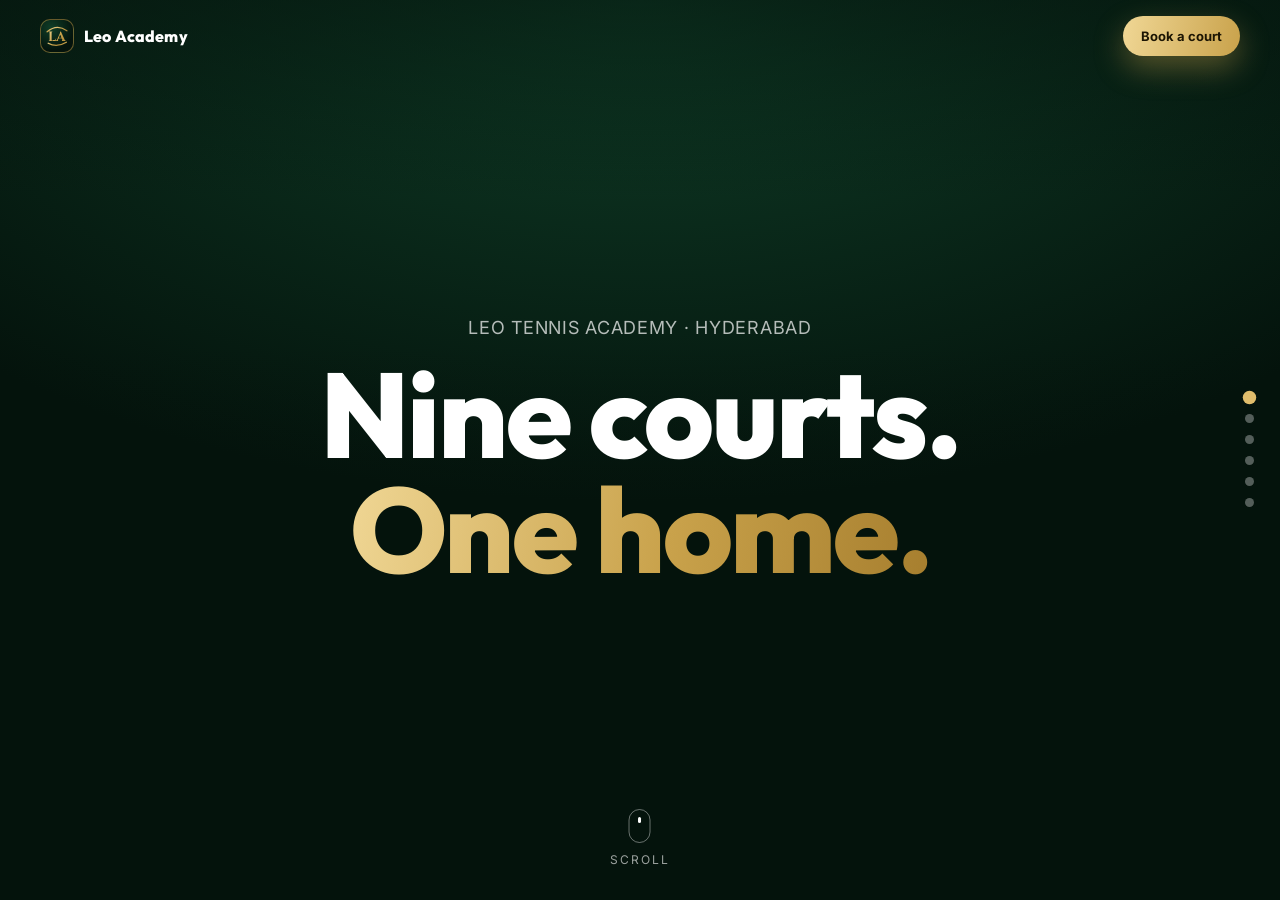
<file: showcase.html>
<!DOCTYPE html>
<html lang="en" data-theme="dark">
<head>
  <meta charset="UTF-8" />
  <meta name="viewport" content="width=device-width, initial-scale=1.0, viewport-fit=cover" />
  <meta name="theme-color" content="#04130c" />
  <title>Courts — Leo Academy</title>
  <link rel="icon" type="image/svg+xml" href="assets/img/favicon.svg" />
  <link rel="preconnect" href="https://fonts.googleapis.com" />
  <link rel="preconnect" href="https://fonts.gstatic.com" crossorigin />
  <link href="https://fonts.googleapis.com/css2?family=Outfit:wght@500;600;700;800&family=Inter:wght@400;500;600;700&family=Cinzel:wght@700&display=swap" rel="stylesheet" />
  <link rel="stylesheet" href="assets/css/glass.css?v=37" />
  <script>document.documentElement.dataset.theme = "dark"; document.documentElement.classList.add("lt-js");</script>
  <style>
    /* ===== full-screen scroll-snap court showcase (SAMPLE) ===== */
    html, body { margin: 0; height: 100%; background: #04130c; }
    .sc-scroll {
      height: 100dvh; overflow-y: scroll; scroll-snap-type: y mandatory;
      scroll-behavior: smooth; -webkit-overflow-scrolling: touch;
    }
    .sc-scroll::-webkit-scrollbar { display: none; }
    .sc-scroll { scrollbar-width: none; }

    .sc-sec {
      position: relative; height: 100dvh; scroll-snap-align: start; scroll-snap-stop: always;
      overflow: hidden; display: flex; align-items: flex-end; isolation: isolate;
    }
    /* media layer */
    .sc-media { position: absolute; inset: 0; z-index: -2; }
    .sc-media video, .sc-media img {
      width: 100%; height: 100%; object-fit: cover; display: block;
      filter: saturate(1.05) contrast(1.03);
    }
    /* legibility gradients: dark at the bottom for text, a touch at top for the nav */
    .sc-sec::before {
      content: ""; position: absolute; inset: 0; z-index: -1; pointer-events: none;
      background:
        linear-gradient(180deg, rgba(4,19,12,.55) 0%, rgba(4,19,12,0) 22%),
        linear-gradient(0deg, rgba(4,19,12,.92) 4%, rgba(4,19,12,.5) 34%, rgba(4,19,12,0) 62%);
    }

    /* text block */
    .sc-body { position: relative; width: 100%; max-width: 1100px; margin: 0 auto;
      padding: 0 clamp(22px, 6vw, 64px) clamp(88px, 16vh, 150px); z-index: 1; }
    .sc-kicker { display: inline-flex; align-items: center; gap: 8px; font-family: var(--font-body);
      font-size: 12px; font-weight: 700; letter-spacing: .22em; text-transform: uppercase; color: var(--optic-400, #d7ef4f);
      opacity: 0; transform: translateY(16px); }
    .sc-kicker .n { color: var(--tx-gold, #c9a24b); }
    .sc-title { font-family: var(--font-display); font-weight: 800; letter-spacing: -.02em; line-height: .98;
      font-size: clamp(40px, 9vw, 96px); color: #fff; margin: 12px 0 0;
      opacity: 0; transform: translateY(26px); }
    .sc-title em { font-style: normal; background: linear-gradient(100deg,#f0d795,#c9a24b 55%,#a67e2e);
      -webkit-background-clip: text; background-clip: text; -webkit-text-fill-color: transparent; }
    .sc-desc { font-size: clamp(15px, 2.4vw, 20px); color: rgba(255,255,255,.82); max-width: 46ch; margin: 16px 0 0; line-height: 1.5;
      opacity: 0; transform: translateY(20px); }
    .sc-meta { display: flex; flex-wrap: wrap; gap: 10px; margin-top: 22px; opacity: 0; transform: translateY(16px); }
    .sc-chip { font-size: 13px; font-weight: 650; color: #fff; padding: 9px 16px; border-radius: 99px;
      border: 1px solid rgba(255,255,255,.28); background: rgba(255,255,255,.08); -webkit-backdrop-filter: blur(6px); backdrop-filter: blur(6px); }
    .sc-chip b { color: var(--tx-gold, #e8c268); }

    /* reveal when the section is the active snap target */
    .sc-sec.in .sc-kicker { opacity: 1; transform: none; transition: opacity .7s ease .05s, transform .7s var(--ease-spring, cubic-bezier(.2,.8,.2,1)) .05s; }
    .sc-sec.in .sc-title  { opacity: 1; transform: none; transition: opacity .8s ease .14s, transform .8s var(--ease-spring, cubic-bezier(.2,.8,.2,1)) .14s; }
    .sc-sec.in .sc-desc   { opacity: 1; transform: none; transition: opacity .8s ease .24s, transform .8s var(--ease-spring, cubic-bezier(.2,.8,.2,1)) .24s; }
    .sc-sec.in .sc-meta   { opacity: 1; transform: none; transition: opacity .8s ease .34s, transform .8s var(--ease-spring, cubic-bezier(.2,.8,.2,1)) .34s; }

    /* intro + outro */
    .sc-hero { align-items: center; text-align: center; }
    .sc-hero .sc-body { padding-bottom: 0; }
    .sc-hero-bg { position: absolute; inset: 0; z-index: -2;
      background: radial-gradient(120% 90% at 50% 0%, #0f3d27 0%, #04130c 62%); }
    .sc-hero .lead { font-size: clamp(14px, 3.6vw, 18px); color: rgba(255,255,255,.7); letter-spacing: .04em; }
    .sc-hero h1 { font-family: var(--font-display); font-weight: 800; line-height: .96; letter-spacing: -.02em;
      font-size: clamp(46px, 12vw, 120px); color: #fff; margin: 14px 0 0; }
    .sc-hero h1 em { font-style: normal; background: linear-gradient(100deg,#f0d795,#c9a24b 55%,#a67e2e);
      -webkit-background-clip: text; background-clip: text; -webkit-text-fill-color: transparent; }
    .sc-scrollhint { position: absolute; left: 50%; bottom: 30px; transform: translateX(-50%); z-index: 2;
      color: rgba(255,255,255,.6); font-size: 12px; letter-spacing: .18em; text-transform: uppercase; display: flex; flex-direction: column; align-items: center; gap: 8px; }
    .sc-scrollhint .mouse { width: 22px; height: 34px; border: 1.5px solid rgba(255,255,255,.4); border-radius: 12px; position: relative; }
    .sc-scrollhint .mouse::after { content: ""; position: absolute; left: 50%; top: 7px; width: 3px; height: 6px; border-radius: 2px;
      background: #fff; transform: translateX(-50%); animation: sc-wheel 1.6s ease-in-out infinite; }
    @keyframes sc-wheel { 0%,100% { opacity: 0; transform: translate(-50%,0); } 40% { opacity: 1; transform: translate(-50%,7px); } }

    .sc-cta { display: flex; gap: 12px; flex-wrap: wrap; justify-content: center; margin-top: 30px; }
    .sc-btn { display: inline-flex; align-items: center; gap: 8px; font-family: var(--font-body); font-weight: 700; font-size: 15px;
      padding: 14px 26px; border-radius: 99px; text-decoration: none; }
    .sc-btn.gold { background: linear-gradient(100deg,#f0d795,#c9a24b); color: #1c1503; box-shadow: 0 12px 30px rgba(201,162,75,.4); }
    .sc-btn.ghost { color: #fff; border: 1px solid rgba(255,255,255,.3); background: rgba(255,255,255,.06); }

    /* top nav */
    .sc-nav { position: fixed; top: 0; left: 0; right: 0; z-index: 40; display: flex; align-items: center; justify-content: space-between;
      padding: 16px clamp(18px, 5vw, 40px); pointer-events: none; }
    .sc-nav > * { pointer-events: auto; }
    .sc-brand { display: flex; align-items: center; gap: 10px; color: #fff; text-decoration: none; }
    .sc-brand .mark { width: 34px; height: 34px; display: grid; place-items: center; border-radius: 10px;
      background: radial-gradient(circle at 32% 24%, #0f3d27, #04130c 70%); border: 1px solid rgba(201,162,75,.5); }
    .sc-brand strong { font-family: var(--font-display); font-weight: 800; font-size: 16px; letter-spacing: .01em; }
    .sc-nav .sc-btn { padding: 10px 18px; font-size: 13px; }

    /* progress dots */
    .sc-dots { position: fixed; right: clamp(12px, 3vw, 26px); top: 50%; transform: translateY(-50%); z-index: 40;
      display: flex; flex-direction: column; gap: 12px; }
    .sc-dots button { width: 9px; height: 9px; border-radius: 50%; border: 0; padding: 0; cursor: pointer;
      background: rgba(255,255,255,.32); transition: all .3s ease; }
    .sc-dots button.on { background: var(--tx-gold, #e8c268); transform: scale(1.5); }
    @media (max-width: 560px) { .sc-dots { display: none; } }

    .sc-badge { position: absolute; top: calc(env(safe-area-inset-top,0px) + 74px); left: clamp(22px,6vw,64px); z-index: 1;
      font-size: 11px; font-weight: 700; letter-spacing: .12em; text-transform: uppercase; color: rgba(255,255,255,.55); }

    @media (prefers-reduced-motion: reduce) {
      .sc-scroll { scroll-behavior: auto; }
      .sc-sec .sc-kicker, .sc-sec .sc-title, .sc-sec .sc-desc, .sc-sec .sc-meta { opacity: 1; transform: none; transition: none; }
      .sc-scrollhint .mouse::after { animation: none; }
    }
  </style>
</head>
<body>
  <nav class="sc-nav">
    <a class="sc-brand" href="index.html">
      <span class="mark" data-logo="26"></span>
      <strong>Leo Academy</strong>
    </a>
    <a class="sc-btn gold" href="booking.html">Book a court</a>
  </nav>

  <div class="sc-dots" id="scDots" aria-hidden="true"></div>

  <main class="sc-scroll" id="scScroll">

    <!-- intro -->
    <section class="sc-sec sc-hero" data-dot="Home">
      <div class="sc-hero-bg"></div>
      <div class="sc-body">
        <div class="lead">LEO TENNIS ACADEMY · HYDERABAD</div>
        <h1>Nine courts.<br /><em>One home.</em></h1>
      </div>
      <div class="sc-scrollhint"><span class="mouse"></span>Scroll</div>
    </section>

    <!-- Court 1 -->
    <section class="sc-sec" data-dot="Centre Court" data-video="assets/video/courts/court-1.mp4" data-poster="assets/img/courts/court-1.jpg">
      <div class="sc-media"></div>
      <span class="sc-badge">01 · Tennis</span>
      <div class="sc-body">
        <div class="sc-kicker"><span class="n">Court T1</span> · Floodlit</div>
        <h2 class="sc-title">Centre <em>Court</em></h2>
        <p class="sc-desc">Our showpiece hard court, lit for night play. Where members warm up and finals are won.</p>
        <div class="sc-meta">
          <span class="sc-chip">Hard court · floodlit</span>
          <span class="sc-chip"><b>₹500</b> off-peak · <b>₹700</b> peak</span>
        </div>
      </div>
    </section>

    <!-- Night -->
    <section class="sc-sec" data-dot="Under Lights" data-video="assets/video/courts/court-night.mp4" data-poster="assets/img/courts/court-night.jpg">
      <div class="sc-media"></div>
      <span class="sc-badge">02 · After dark</span>
      <div class="sc-body">
        <div class="sc-kicker"><span class="n">Open till 11 PM</span> · Every day</div>
        <h2 class="sc-title">Play <em>under lights</em></h2>
        <p class="sc-desc">Every one of our nine courts is floodlit, so your game doesn't stop when the sun does — 6 AM to 11 PM, daily.</p>
        <div class="sc-meta">
          <span class="sc-chip">All courts floodlit</span>
          <span class="sc-chip">Peak from <b>4 PM</b></span>
        </div>
      </div>
    </section>

    <!-- Rally court -->
    <section class="sc-sec" data-dot="Rally Court" data-video="assets/video/courts/court-4.mp4" data-poster="assets/img/courts/court-4.jpg">
      <div class="sc-media"></div>
      <span class="sc-badge">03 · Tennis</span>
      <div class="sc-body">
        <div class="sc-kicker"><span class="n">Court T4</span> · Floodlit</div>
        <h2 class="sc-title">The <em>Rally Court</em></h2>
        <p class="sc-desc">Wide and fast, built for long baseline exchanges and coaching drills. Bring your legs.</p>
        <div class="sc-meta">
          <span class="sc-chip">Hard court · floodlit</span>
          <span class="sc-chip"><b>₹500</b> off-peak · <b>₹700</b> peak</span>
        </div>
      </div>
    </section>

    <!-- Pickleball -->
    <section class="sc-sec" data-dot="Pickleball Den" data-video="assets/video/courts/pickle-1.mp4" data-poster="assets/img/courts/pickle-1.jpg">
      <div class="sc-media"></div>
      <span class="sc-badge">04 · Pickleball</span>
      <div class="sc-body">
        <div class="sc-kicker"><span class="n">The Leo Pickleball Den</span></div>
        <h2 class="sc-title">Enter <em>the Den</em></h2>
        <p class="sc-desc">Four dedicated pickleball courts for India's fastest-growing game. Easy to learn, impossible to put down.</p>
        <div class="sc-meta">
          <span class="sc-chip">4 courts · floodlit</span>
          <span class="sc-chip"><b>₹400</b> off-peak · <b>₹600</b> peak</span>
        </div>
      </div>
    </section>

    <!-- outro / CTA -->
    <section class="sc-sec sc-hero" data-dot="Play">
      <div class="sc-hero-bg"></div>
      <div class="sc-body">
        <div class="lead">FIRST SESSION FREE · NO COMMITMENT</div>
        <h1>Ready to <em>play?</em></h1>
        <div class="sc-cta">
          <a class="sc-btn gold" href="booking.html">Book a court by the hour</a>
          <a class="sc-btn ghost" href="admission.html">Join coaching →</a>
        </div>
      </div>
    </section>

  </main>

  <script src="assets/js/core.js?v=37"></script>
  <script>
    (function () {
      var scroll = document.getElementById("scScroll");
      var secs = Array.prototype.slice.call(document.querySelectorAll(".sc-sec"));
      var reduce = matchMedia("(prefers-reduced-motion: reduce)").matches;

      // lazy-attach each court's video only when near view; play the active one,
      // pause the rest (saves battery + bandwidth on mobile)
      function mountVideo(sec) {
        var host = sec.querySelector(".sc-media");
        if (!host || host.dataset.mounted) return;
        var vid = sec.dataset.video, poster = sec.dataset.poster;
        if (vid && vid.indexOf("__VID_") !== 0) {
          host.innerHTML = '<video muted loop playsinline preload="metadata" poster="' + poster + '"><source src="' + vid + '" type="video/mp4"></video>';
        } else if (poster) {
          host.innerHTML = '<img src="' + poster + '" alt="" />';
        }
        host.dataset.mounted = "1";
      }
      function playState() {
        secs.forEach(function (sec) {
          var v = sec.querySelector("video"); if (!v) return;
          if (sec.classList.contains("in")) { var p = v.play(); if (p && p.catch) p.catch(function(){}); }
          else v.pause();
        });
      }

      // dots
      var dotHost = document.getElementById("scDots");
      dotHost.innerHTML = secs.map(function (s, i) {
        return '<button data-i="' + i + '" title="' + (s.dataset.dot || "") + '"></button>';
      }).join("");
      dotHost.addEventListener("click", function (e) {
        var b = e.target.closest("button"); if (!b) return;
        secs[+b.dataset.i].scrollIntoView({ behavior: reduce ? "auto" : "smooth" });
      });
      var dots = Array.prototype.slice.call(dotHost.children);

      // active section = the one most in view
      var io = new IntersectionObserver(function (entries) {
        entries.forEach(function (en) {
          var sec = en.target, i = secs.indexOf(sec);
          if (en.isIntersecting && en.intersectionRatio >= 0.55) {
            secs.forEach(function (s) { s.classList.remove("in"); });
            sec.classList.add("in");
            dots.forEach(function (d, di) { d.classList.toggle("on", di === i); });
            playState();
          }
          // preload neighbours' video
          if (en.isIntersecting) { mountVideo(sec); if (secs[i+1]) mountVideo(secs[i+1]); }
        });
      }, { root: scroll, threshold: [0, 0.55, 1] });
      secs.forEach(function (s) { io.observe(s); });

      // first paint
      mountVideo(secs[0]); mountVideo(secs[1]);
      secs[0].classList.add("in"); dots[0].classList.add("on");
    })();
  </script>
</body>
</html>
</file>
<file: assets/css/glass.css>
/* ============================================================
   LEO TENNIS ACADEMY — LIQUID GLASS DESIGN SYSTEM v1
   Dark-first luxury glass (forest green + metallic gold, from the
   Leo "LA" monogram) with a light "clay morning" override.
   Theme is controlled by <html data-theme="dark|light">.
   ============================================================ */

/* ---------- Design tokens — DARK (default, matches Instagram branding) ---------- */
:root {
  /* Brand constants (theme-independent) */
  --forest-950: #04130c;
  --forest-900: #071f14;
  --forest-800: #0b2a1b;
  --forest-600: #14503a;
  --emerald-400: #34d399;
  --gold-600: #a67e2e;
  --gold-500: #c9a24b;
  --gold-400: #e0bd6c;
  --gold-300: #f0d795;
  --optic-400: #d7ef4f;   /* tennis-ball optic yellow */
  --optic-300: #e7f97e;
  --red-400: #ff6b6b;
  --sky-300: #7dd3fc;

  /* Ink */
  --ink-hi: rgba(255, 255, 255, 0.96);
  --ink-mid: rgba(226, 240, 231, 0.72);
  --ink-low: rgba(226, 240, 231, 0.48);
  --ink-faint: rgba(226, 240, 231, 0.28);

  /* Accent text (readable per theme) */
  --tx-gold: var(--gold-400);
  --tx-green: #5eead4;
  --tx-red: var(--red-400);
  --tx-optic: var(--optic-400);

  /* Glass surfaces — low-opacity fill over a vivid field. Never milky. */
  --glass-bg: rgba(255, 255, 255, 0.09);
  --glass-border: rgba(255, 255, 255, 0.26);
  --glass-blur: 22px;
  --glass-sat: 1.25;
  --glass-shadow:
    0 24px 60px rgba(0, 0, 0, 0.3),
    inset 0 1px 0 rgba(255, 255, 255, 0.32);
  --glass-shadow-soft:
    0 12px 32px rgba(0, 0, 0, 0.22),
    inset 0 1px 0 rgba(255, 255, 255, 0.26);
  --glass-border-hover: rgba(255, 255, 255, 0.48);
  --specular: linear-gradient(90deg, transparent 4%, rgba(255, 255, 255, 0.5) 30%, rgba(255, 255, 255, 0.12) 65%, transparent 96%);
  --corner-glow: rgba(255, 255, 255, 0.1);

  /* Inputs, tiles, lines */
  --input-bg: rgba(255, 255, 255, 0.07);
  --input-bg-focus: rgba(255, 255, 255, 0.13);
  --input-border: rgba(255, 255, 255, 0.2);
  --input-border-hover: rgba(255, 255, 255, 0.38);
  --input-shadow: inset 0 1px 3px rgba(0, 0, 0, 0.22);
  --tile-bg: rgba(255, 255, 255, 0.07);
  --tile-border: rgba(255, 255, 255, 0.2);
  --line: rgba(255, 255, 255, 0.1);
  --row-hover: rgba(255, 255, 255, 0.06);
  --chip-bg: rgba(255, 255, 255, 0.08);
  --chip-border: rgba(255, 255, 255, 0.24);
  --thead-bg: rgba(7, 30, 20, 0.55);
  --pill-bg: rgba(255, 255, 255, 0.08);
  --pill-border: rgba(255, 255, 255, 0.22);
  --dot-border: rgba(255, 255, 255, 0.3);
  --ghost-hover: rgba(255, 255, 255, 0.07);
  --option-bg: var(--forest-800);
  --backdrop: rgba(2, 10, 6, 0.6);
  --toast-bg: linear-gradient(135deg, rgba(14, 44, 30, 0.92), rgba(6, 24, 16, 0.92));
  --toast-border: rgba(255, 255, 255, 0.18);
  --scroll-thumb: rgba(255, 255, 255, 0.14);
  --scroll-thumb-hover: rgba(255, 255, 255, 0.26);
  --stat-grad: linear-gradient(135deg, #fff 30%, var(--gold-400));
  --gold-grad: linear-gradient(115deg, var(--gold-300), var(--gold-400) 45%, var(--gold-500) 80%);
  --scheme: dark;
  --select-arrow: url("data:image/svg+xml,%3Csvg xmlns='http://www.w3.org/2000/svg' width='12' height='8' fill='none'%3E%3Cpath d='M1 1.5 6 6.5 11 1.5' stroke='%23e2f0e7' stroke-opacity='.6' stroke-width='2' stroke-linecap='round'/%3E%3C/svg%3E");

  /* Radii */
  --r-xl: 28px;
  --r-lg: 22px;
  --r-md: 16px;
  --r-sm: 12px;
  --r-pill: 999px;

  /* Type */
  --font-display: "Outfit", "SF Pro Display", -apple-system, sans-serif;
  --font-body: "Inter", "SF Pro Text", -apple-system, system-ui, sans-serif;
  --font-brand: "Cinzel", "Times New Roman", serif;

  /* Spacing */
  --gap-1: 6px;
  --gap-2: 10px;
  --gap-3: 16px;
  --gap-4: 24px;
  --gap-5: 36px;

  --nav-h: 72px;
  --dock-h: 76px;
  --page-max: 1240px;

  --ease-spring: cubic-bezier(0.34, 1.3, 0.5, 1);
}

/* ---------- Design tokens — LIGHT override ("clay morning") ---------- */
:root[data-theme="light"] {
  --ink-hi: #122419;
  --ink-mid: rgba(20, 43, 30, 0.74);
  --ink-low: rgba(20, 43, 30, 0.52);
  --ink-faint: rgba(20, 43, 30, 0.34);

  --tx-gold: #8a6414;
  --tx-green: #0f766e;
  --tx-red: #c2383f;
  --tx-optic: #5c7a00;

  --glass-bg: rgba(255, 255, 255, 0.28);
  --glass-border: rgba(255, 255, 255, 0.55);
  --glass-sat: 1.4;
  --glass-shadow:
    0 24px 60px rgba(24, 60, 40, 0.16),
    inset 0 1px 0 rgba(255, 255, 255, 0.6);
  --glass-shadow-soft:
    0 12px 32px rgba(24, 60, 40, 0.1),
    inset 0 1px 0 rgba(255, 255, 255, 0.5);
  --glass-border-hover: rgba(255, 255, 255, 0.85);
  --specular: linear-gradient(90deg, transparent 4%, rgba(255, 255, 255, 0.9) 30%, rgba(255, 255, 255, 0.35) 65%, transparent 96%);
  --corner-glow: rgba(255, 255, 255, 0.35);

  --input-bg: rgba(255, 255, 255, 0.4);
  --input-bg-focus: rgba(255, 255, 255, 0.6);
  --input-border: rgba(255, 255, 255, 0.55);
  --input-border-hover: rgba(255, 255, 255, 0.85);
  --input-shadow: inset 0 1px 2px rgba(20, 50, 34, 0.05);
  --tile-bg: rgba(255, 255, 255, 0.26);
  --tile-border: rgba(255, 255, 255, 0.5);
  --line: rgba(20, 50, 34, 0.1);
  --row-hover: rgba(255, 255, 255, 0.24);
  --chip-bg: rgba(255, 255, 255, 0.32);
  --chip-border: rgba(255, 255, 255, 0.55);
  --thead-bg: rgba(255, 255, 255, 0.36);
  --pill-bg: rgba(255, 255, 255, 0.28);
  --pill-border: rgba(255, 255, 255, 0.5);
  --dot-border: rgba(20, 50, 34, 0.32);
  --ghost-hover: rgba(255, 255, 255, 0.32);
  --option-bg: #ffffff;
  --backdrop: rgba(22, 52, 36, 0.3);
  --toast-bg: linear-gradient(135deg, rgba(255, 255, 255, 0.88), rgba(243, 250, 243, 0.88));
  --toast-border: rgba(255, 255, 255, 0.6);
  --scroll-thumb: rgba(20, 50, 34, 0.22);
  --scroll-thumb-hover: rgba(20, 50, 34, 0.38);
  --stat-grad: linear-gradient(135deg, #14342a 30%, #8a6414);
  --scheme: light;
  --select-arrow: url("data:image/svg+xml,%3Csvg xmlns='http://www.w3.org/2000/svg' width='12' height='8' fill='none'%3E%3Cpath d='M1 1.5 6 6.5 11 1.5' stroke='%23142b1e' stroke-opacity='.55' stroke-width='2' stroke-linecap='round'/%3E%3C/svg%3E");
}

/* ---------- Reset & base ---------- */
*, *::before, *::after { box-sizing: border-box; }

html { scroll-behavior: smooth; -webkit-text-size-adjust: 100%; }

body {
  margin: 0;
  min-height: 100vh;
  min-height: 100dvh;
  font-family: var(--font-body);
  font-size: 15px;
  line-height: 1.55;
  color: var(--ink-hi);
  background-color: var(--forest-950);
  -webkit-font-smoothing: antialiased;
  overflow-x: hidden;
  transition: color 0.3s ease;
}
:root[data-theme="light"] body { background-color: #dcead9; }

/* Vivid liquid color field — the saturated backdrop is what makes the
   low-opacity glass read as "liquid". Emerald + gold + optic glows. */
.lt-bg {
  position: fixed;
  inset: 0;
  z-index: -2;
  /* pin the ambient background to its own GPU layer. Without this the fixed
     bg re-rasterizes on every scroll, and the backdrop-filter glass above it
     re-samples each frame — which reads as flicker on Android / fold hardware
     (most visible on the wide fold viewport). translateZ(0) caches it as a
     composited texture so scrolling never repaints it. */
  transform: translateZ(0);
  -webkit-backface-visibility: hidden;
  backface-visibility: hidden;
  background:
    radial-gradient(46% 42% at 12% 10%, rgba(24, 130, 84, 0.55), transparent 68%),
    radial-gradient(40% 36% at 86% 14%, rgba(201, 162, 75, 0.32), transparent 66%),
    radial-gradient(48% 44% at 82% 84%, rgba(16, 100, 70, 0.5), transparent 70%),
    radial-gradient(34% 30% at 16% 86%, rgba(215, 239, 79, 0.14), transparent 66%),
    radial-gradient(30% 28% at 52% 50%, rgba(52, 211, 153, 0.14), transparent 70%),
    linear-gradient(165deg, #082517 0%, #04130c 52%, #07211a 100%);
}
:root[data-theme="light"] .lt-bg {
  background:
    radial-gradient(46% 42% at 12% 10%, rgba(88, 190, 130, 0.55), transparent 68%),
    radial-gradient(40% 36% at 86% 14%, rgba(240, 205, 120, 0.6), transparent 66%),
    radial-gradient(48% 44% at 82% 84%, rgba(120, 200, 150, 0.5), transparent 70%),
    radial-gradient(38% 34% at 16% 86%, rgba(224, 240, 130, 0.45), transparent 66%),
    linear-gradient(165deg, #d8ecd4 0%, #e4efdc 45%, #d5e9d8 100%);
}
.lt-bg::before {
  content: "";
  position: absolute;
  inset: -25%;
  background:
    radial-gradient(34% 30% at 30% 32%, rgba(52, 211, 153, 0.3), transparent 66%),
    radial-gradient(30% 26% at 70% 62%, rgba(224, 189, 108, 0.28), transparent 64%),
    radial-gradient(24% 22% at 48% 78%, rgba(215, 239, 79, 0.16), transparent 66%);
  /* ambient drift, tuned below perception: one direction change per ~40s
     and a gentle range, so the background never reads as "shifting" */
  animation: lt-drift 80s ease-in-out infinite alternate;
  filter: blur(42px);
  /* keep the big blurred drift layer on its own composited plane so the
     42px blur is rasterized once, not re-blurred every scrolled frame */
  will-change: transform;
  -webkit-backface-visibility: hidden;
  backface-visibility: hidden;
}
:root[data-theme="light"] .lt-bg::before {
  background:
    radial-gradient(34% 30% at 30% 32%, rgba(110, 205, 150, 0.5), transparent 66%),
    radial-gradient(30% 26% at 70% 62%, rgba(245, 210, 125, 0.42), transparent 64%),
    radial-gradient(26% 24% at 48% 78%, rgba(210, 235, 120, 0.35), transparent 66%);
}
.lt-bg::after {
  content: "";
  position: absolute;
  inset: 0;
  opacity: 0.05;
  background-image: url("data:image/svg+xml,%3Csvg xmlns='http://www.w3.org/2000/svg' width='160' height='160'%3E%3Cfilter id='n'%3E%3CfeTurbulence type='fractalNoise' baseFrequency='0.9' numOctaves='2'/%3E%3C/filter%3E%3Crect width='100%25' height='100%25' filter='url(%23n)'/%3E%3C/svg%3E");
}
@keyframes lt-drift {
  from { transform: translate3d(-2%, -1%, 0) rotate(-1deg) scale(1); }
  to { transform: translate3d(2%, 1.5%, 0) rotate(1deg) scale(1.05); }
}
@media (prefers-reduced-motion: reduce) {
  .lt-bg::before { animation: none; }
  * { transition-duration: 0.01ms !important; animation-duration: 0.01ms !important; }
}

h1, h2, h3, h4 {
  font-family: var(--font-display);
  font-weight: 600;
  letter-spacing: -0.015em;
  margin: 0;
  color: var(--ink-hi);
  text-wrap: balance;
}
p { margin: 0; }
a { color: var(--tx-green); text-decoration: none; }
a:hover { color: var(--tx-gold); }
img { max-width: 100%; display: block; }
button { font-family: inherit; }
::selection { background: rgba(201, 162, 75, 0.4); }

/* ---------- Layout ---------- */
.lt-page {
  max-width: var(--page-max);
  margin: 0 auto;
  padding: calc(var(--nav-h) + var(--gap-4)) var(--gap-4) calc(var(--gap-5) + 24px);
  display: flex;
  flex-direction: column;
  gap: var(--gap-4);
}

.lt-grid { display: grid; gap: var(--gap-3); }
.lt-grid.cols-2 { grid-template-columns: repeat(2, minmax(0, 1fr)); }
.lt-grid.cols-3 { grid-template-columns: repeat(3, minmax(0, 1fr)); }
.lt-grid.cols-4 { grid-template-columns: repeat(4, minmax(0, 1fr)); }

/* ---------- Glass primitives ---------- */
.glass {
  position: relative;
  background: var(--glass-bg);
  -webkit-backdrop-filter: blur(var(--glass-blur)) saturate(var(--glass-sat));
  backdrop-filter: blur(var(--glass-blur)) saturate(var(--glass-sat));
  border: 1px solid var(--glass-border);
  border-radius: var(--r-xl);
  box-shadow: var(--glass-shadow);
  overflow: hidden;
  transition: background 0.3s ease, border-color 0.3s ease, box-shadow 0.3s ease;
}
.glass::before {
  content: "";
  position: absolute;
  inset: 0 0 auto 0;
  height: 1px;
  background: var(--specular);
  pointer-events: none;
}
.glass::after {
  content: "";
  position: absolute;
  top: -42%;
  left: -12%;
  width: 60%;
  height: 80%;
  background: radial-gradient(closest-side, var(--corner-glow), transparent);
  transform: rotate(-12deg);
  pointer-events: none;
}

.glass-card { padding: var(--gap-4); }
.glass-card.tight { padding: var(--gap-3); }

.glass-hover {
  --mx: 50%; --my: 0%;
  transition: transform 0.45s var(--ease-spring), box-shadow 0.45s ease, border-color 0.3s ease, background 0.3s ease;
}
.glass-hover:hover {
  transform: translateY(-4px);
  border-color: var(--glass-border-hover);
  box-shadow: 0 30px 70px rgba(0, 0, 0, 0.32), inset 0 1px 0 rgba(255, 255, 255, 0.34);
  background: radial-gradient(240px circle at var(--mx) var(--my), rgba(255, 255, 255, 0.1), transparent 55%), var(--glass-bg);
}
:root[data-theme="light"] .glass-hover:hover {
  box-shadow: 0 30px 70px rgba(24, 60, 40, 0.2), inset 0 1px 0 rgba(255, 255, 255, 0.6);
  background: radial-gradient(240px circle at var(--mx) var(--my), rgba(255, 255, 255, 0.2), transparent 55%), var(--glass-bg);
}

/* Section headers */
.kicker {
  font-size: 11px;
  font-weight: 700;
  letter-spacing: 0.16em;
  text-transform: uppercase;
  color: var(--tx-gold);
  margin-bottom: 2px;
}
.card-head {
  display: flex;
  align-items: flex-end;
  justify-content: space-between;
  gap: var(--gap-3);
  flex-wrap: wrap;
  margin-bottom: var(--gap-3);
}
.card-head h2 { font-size: 21px; }
.card-head .sub { color: var(--ink-mid); font-size: 13px; margin-top: 3px; }

/* ---------- Top navigation ---------- */
.lt-nav {
  position: fixed;
  top: 14px;
  left: 50%;
  transform: translateX(-50%);
  width: min(var(--page-max) - 16px, calc(100% - 24px));
  z-index: 60;
  display: flex;
  align-items: center;
  gap: var(--gap-3);
  padding: 10px 14px;
  border-radius: var(--r-pill);
}
.lt-nav.glass::after { display: none; }

.nav-brand { display: flex; align-items: center; gap: 11px; min-width: 0; }
.nav-brand .mark {
  width: 40px;
  height: 40px;
  flex: none;
  display: grid;
  place-items: center;
  border-radius: 12px;
  background: radial-gradient(circle at 32% 24%, #0f3d27, var(--forest-900) 70%);
  border: 1px solid rgba(201, 162, 75, 0.4);
  box-shadow: 0 4px 14px rgba(0, 0, 0, 0.35), inset 0 1px 0 rgba(255, 255, 255, 0.14);
}
.nav-brand .mark svg { width: 30px; height: 30px; }
.nav-brand .t { display: flex; flex-direction: column; line-height: 1.15; min-width: 0; }
.nav-brand .t strong {
  font-family: var(--font-display);
  font-size: 15px;
  font-weight: 700;
  color: var(--ink-hi);
  white-space: nowrap;
  overflow: hidden;
  text-overflow: ellipsis;
}
.nav-brand .t span {
  font-size: 10px;
  letter-spacing: 0.14em;
  text-transform: uppercase;
  color: var(--tx-gold);
  font-weight: 600;
}

.nav-tabs {
  display: flex;
  align-items: center;
  gap: 4px;
  margin: 0 auto;
  padding: 4px;
  border-radius: var(--r-pill);
  background: var(--pill-bg);
  border: 1px solid var(--tile-border);
}
.nav-tab {
  display: inline-flex;
  align-items: center;
  gap: 7px;
  padding: 8px 15px;
  border: none;
  border-radius: var(--r-pill);
  background: transparent;
  color: var(--ink-mid);
  font-size: 13.5px;
  font-weight: 600;
  cursor: pointer;
  white-space: nowrap;
  transition: color 0.25s ease, background 0.25s ease, box-shadow 0.25s ease;
  text-decoration: none;
}
.nav-tab svg { width: 16px; height: 16px; }
.nav-tab:hover { color: var(--ink-hi); }
.nav-tab.active {
  color: #1c1503;
  background: var(--gold-grad);
  box-shadow: 0 6px 18px rgba(201, 162, 75, 0.38), inset 0 1px 0 rgba(255, 255, 255, 0.5);
}

.nav-actions { display: flex; align-items: center; gap: var(--gap-2); margin-left: auto; }

/* Theme toggle */
.theme-toggle {
  width: 38px;
  height: 38px;
  flex: none;
  display: grid;
  place-items: center;
  border-radius: 50%;
  border: 1px solid var(--chip-border);
  background: var(--chip-bg);
  color: var(--ink-mid);
  cursor: pointer;
  transition: color 0.25s ease, border-color 0.25s ease, transform 0.4s var(--ease-spring), background 0.3s ease;
}
.theme-toggle:hover { color: var(--tx-gold); border-color: var(--input-border-hover); transform: rotate(18deg); }
.theme-toggle svg { width: 18px; height: 18px; }

/* ---------- Mobile bottom dock ---------- */
.lt-dock {
  position: fixed;
  bottom: calc(12px + env(safe-area-inset-bottom, 0px));
  left: 50%;
  transform: translateX(-50%);
  z-index: 60;
  display: none;
  align-items: stretch;
  gap: 2px;
  padding: 7px;
  border-radius: var(--r-pill);
  width: min(440px, calc(100% - 20px));
}
.lt-dock.glass::after { display: none; }
.dock-tab {
  position: relative;
  flex: 1;
  display: flex;
  flex-direction: column;
  align-items: center;
  gap: 3px;
  padding: 7px 4px 6px;
  border: none;
  border-radius: 18px;
  background: transparent;
  color: var(--ink-low);
  font-size: 10px;
  font-weight: 600;
  letter-spacing: 0.02em;
  cursor: pointer;
  transition: color 0.25s ease, background 0.25s ease;
  text-decoration: none;
}
.dock-tab svg { width: 21px; height: 21px; }
.dock-tab.active { color: var(--tx-gold); background: rgba(201, 162, 75, 0.14); }
.dock-tab:hover { color: var(--ink-hi); }

/* ---------- Buttons ---------- */
.btn {
  display: inline-flex;
  align-items: center;
  justify-content: center;
  gap: 8px;
  padding: 11px 22px;
  border-radius: var(--r-pill);
  border: 1px solid transparent;
  font-size: 14px;
  font-weight: 650;
  font-family: var(--font-body);
  cursor: pointer;
  text-decoration: none;
  white-space: nowrap;
  transition: transform 0.35s var(--ease-spring), box-shadow 0.3s ease, background 0.3s ease, border-color 0.3s ease, opacity 0.2s ease, color 0.3s ease;
  -webkit-tap-highlight-color: transparent;
}
.btn:active { transform: scale(0.97); }
.btn:disabled { opacity: 0.55; cursor: not-allowed; }
.btn svg { width: 16px; height: 16px; }

.btn-primary {
  position: relative;
  overflow: hidden;
  color: #1c1503;
  background: var(--gold-grad);
  box-shadow: 0 10px 26px rgba(201, 162, 75, 0.32), inset 0 1px 0 rgba(255, 255, 255, 0.55), inset 0 -1px 0 rgba(0, 0, 0, 0.12);
}
.btn-primary::after {
  content: "";
  position: absolute;
  inset: 0;
  background: linear-gradient(120deg, transparent 28%, rgba(255, 255, 255, 0.5) 50%, transparent 72%);
  transform: translateX(-130%);
  pointer-events: none;
}
.btn-primary:hover::after { transform: translateX(130%); transition: transform 0.7s ease; }
.btn-primary:hover { box-shadow: 0 14px 34px rgba(201, 162, 75, 0.45), inset 0 1px 0 rgba(255, 255, 255, 0.6); transform: translateY(-1px); }
@media (prefers-reduced-motion: reduce) { .btn-primary::after { display: none; } }

.btn-glass {
  color: var(--ink-hi);
  background: var(--chip-bg);
  border-color: var(--chip-border);
  /* No own backdrop-filter: these sit inside already-frosted .glass surfaces,
     and Safari renders a nested backdrop-filter as an opaque WHITE block. The
     translucent background alone reads as glass over the parent. */
  box-shadow: var(--glass-shadow-soft);
}
.btn-glass:hover { border-color: var(--input-border-hover); }

.btn-ghost { color: var(--ink-mid); background: transparent; border-color: transparent; }
.btn-ghost:hover { color: var(--ink-hi); background: var(--ghost-hover); }


.btn-sm { padding: 7px 14px; font-size: 12.5px; }
.btn-lg { padding: 14px 30px; font-size: 15.5px; }
.btn-block { width: 100%; }
.btn-icon { width: 38px; height: 38px; padding: 0; border-radius: 50%; }

/* ---------- Forms ---------- */
.field { display: flex; flex-direction: column; gap: 6px; min-width: 0; }
.field > span, .field > label {
  font-size: 12px;
  font-weight: 650;
  letter-spacing: 0.04em;
  color: var(--ink-mid);
  text-transform: uppercase;
}
.field .opt { color: var(--ink-faint); text-transform: none; letter-spacing: 0; font-weight: 500; }

input[type="text"], input[type="email"], input[type="password"], input[type="tel"],
input[type="number"], input[type="date"], input[type="search"], select, textarea {
  width: 100%;
  padding: 12px 15px;
  font-family: var(--font-body);
  font-size: 14.5px;
  color: var(--ink-hi);
  background: var(--input-bg);
  border: 1px solid var(--input-border);
  border-radius: var(--r-md);
  outline: none;
  box-shadow: var(--input-shadow);
  transition: border-color 0.25s ease, box-shadow 0.25s ease, background 0.25s ease;
  -webkit-appearance: none;
  appearance: none;
}
textarea { resize: vertical; min-height: 64px; }
input::placeholder, textarea::placeholder { color: var(--ink-faint); }
input:hover, select:hover, textarea:hover { border-color: var(--input-border-hover); }
input:focus, select:focus, textarea:focus {
  border-color: rgba(224, 189, 108, 0.75);
  background: var(--input-bg-focus);
  box-shadow: 0 0 0 3px rgba(201, 162, 75, 0.2), var(--input-shadow);
}

select {
  background-image: var(--select-arrow);
  background-repeat: no-repeat;
  background-position: right 14px center;
  padding-right: 38px;
}
select option { background: var(--option-bg); color: var(--ink-hi); }

input[type="date"] { color-scheme: var(--scheme); }
input[type="number"]::-webkit-inner-spin-button { opacity: 0.4; }

/* Checkbox / radio pills */
.choice {
  display: flex;
  align-items: center;
  gap: 10px;
  padding: 11px 14px;
  border-radius: var(--r-md);
  border: 1px solid var(--input-border);
  background: var(--tile-bg);
  cursor: pointer;
  font-size: 13.5px;
  color: var(--ink-mid);
  transition: border-color 0.25s ease, background 0.25s ease, color 0.25s ease;
  user-select: none;
}
.choice:hover { border-color: var(--input-border-hover); color: var(--ink-hi); }
.choice input { display: none; }
.choice .dot {
  width: 18px;
  height: 18px;
  flex: none;
  border-radius: 6px;
  border: 1.5px solid var(--dot-border);
  display: grid;
  place-items: center;
  transition: all 0.25s ease;
}
.choice input[type="radio"] + .dot { border-radius: 50%; }
.choice input:checked + .dot {
  border-color: var(--gold-500);
  background: var(--gold-grad);
  box-shadow: 0 2px 10px rgba(201, 162, 75, 0.4);
}
.choice input:checked + .dot::after {
  content: "";
  width: 9px;
  height: 5px;
  margin-top: -2px;
  border-left: 2px solid #1c1503;
  border-bottom: 2px solid #1c1503;
  transform: rotate(-45deg);
}
.choice input:checked ~ span { color: var(--ink-hi); }
.choice:has(input:checked) {
  border-color: rgba(224, 189, 108, 0.55);
  background: rgba(201, 162, 75, 0.12);
}

.form-msg { font-size: 13.5px; color: var(--tx-gold); min-height: 18px; }
.form-msg.error { color: var(--tx-red); }

/* ---------- Pills, badges, stats ---------- */
.pill {
  display: inline-flex;
  align-items: center;
  gap: 6px;
  padding: 4px 12px;
  border-radius: var(--r-pill);
  font-size: 11.5px;
  font-weight: 700;
  letter-spacing: 0.03em;
  border: 1px solid var(--pill-border);
  background: var(--pill-bg);
  color: var(--ink-mid);
  white-space: nowrap;
}
.pill.gold { color: var(--tx-gold); border-color: rgba(201, 162, 75, 0.45); background: rgba(201, 162, 75, 0.14); }
.pill.green { color: var(--tx-green); border-color: rgba(52, 211, 153, 0.35); background: rgba(52, 211, 153, 0.12); }
.pill.red { color: var(--tx-red); border-color: rgba(220, 80, 86, 0.4); background: rgba(255, 107, 107, 0.12); }
.pill.optic { color: var(--tx-optic); border-color: rgba(215, 239, 79, 0.35); background: rgba(215, 239, 79, 0.1); }

/* ---------- Filter dropdown ----------
   DESIGN RULE: 1–2 mutually-exclusive choices may use chips / a tab toggle.
   3+ filter options use this compact dropdown — never a long wrapping row of
   chip buttons. Keeps toolbars calm and consistent across every page. */
.lt-filter { width: auto; display: inline-block; }
.lt-filter select {
  width: auto;
  padding: 8px 34px 8px 14px;
  font-size: 12.5px;
  font-weight: 600;
  color: var(--ink-hi);
  border-radius: var(--r-pill);
  background-color: var(--chip-bg);
  background-position: right 12px center;
  box-shadow: none;
}
.lt-filter select:hover { border-color: var(--input-border-hover); }

/* ---------- Inline table-cell status / tags ----------
   Pills are for standalone status chips (cards, headers), NOT dense table
   data. In tables use plain coloured text — a leading dot for a status,
   nothing for a plain category/type/mode label. */
.cell-status { display: inline-flex; align-items: center; gap: 6px; font-weight: 650; font-size: 12.5px; }
.cell-status::before { content: ""; width: 7px; height: 7px; border-radius: 50%; background: currentColor; flex: none; }
.cell-status.green { color: var(--tx-green); }
.cell-status.red { color: var(--tx-red); }
.cell-status.gold { color: var(--tx-gold); }
.cell-tag { font-weight: 600; font-size: 12.5px; color: var(--ink-mid); }
.cell-tag.gold { color: var(--tx-gold); }
.cell-tag.green { color: var(--tx-green); }
.cell-tag.red { color: var(--tx-red); }

.stat-card { padding: var(--gap-3) var(--gap-4); display: flex; flex-direction: column; gap: 2px; }
.stat-card .stat-value {
  font-family: var(--font-display);
  font-size: 34px;
  font-weight: 700;
  letter-spacing: -0.02em;
  background: var(--stat-grad);
  -webkit-background-clip: text;
  background-clip: text;
  -webkit-text-fill-color: transparent;
}
.stat-card .stat-copy { font-size: 12.5px; color: var(--ink-low); }
.stat-value[data-countup] { font-variant-numeric: tabular-nums; }

/* ---------- Tables ---------- */
.table-wrap { overflow-x: auto; overflow-y: hidden; -webkit-overflow-scrolling: touch; border-radius: var(--r-lg); }
table.lt-table { width: 100%; border-collapse: separate; border-spacing: 0; font-size: 13.5px; }
/* `tight` = one clean line per cell; the wrapper scrolls sideways instead of
   wrapping names/details across rows. Consistent data-table feel everywhere. */
.lt-table.tight th, .lt-table.tight td { white-space: nowrap; vertical-align: middle; }
.lt-table.tight td .faint { white-space: nowrap; }
.lt-table thead th {
  position: sticky;
  top: 0;
  text-align: left;
  font-size: 11px;
  font-weight: 700;
  letter-spacing: 0.1em;
  text-transform: uppercase;
  color: var(--ink-low);
  padding: 12px 14px;
  background: var(--thead-bg);
  border-bottom: 1px solid var(--line);
  white-space: nowrap;
  z-index: 1;
}
/* clip scrolling tables cleanly so the sticky header doesn't bleed past the
   rounded corners (backdrop-filter on a sticky cell escapes the radius clip) */
.table-wrap { -webkit-mask-image: -webkit-radial-gradient(white, black); }
.lt-table tbody td {
  padding: 12px 14px;
  border-bottom: 1px solid var(--line);
  color: var(--ink-mid);
  vertical-align: middle;
}
.lt-table tbody tr { transition: background 0.2s ease; }
.lt-table tbody tr:hover { background: var(--row-hover); }
.lt-table tbody tr:last-child td { border-bottom: none; }
.lt-table .t-name { color: var(--ink-hi); font-weight: 650; }

/* ---------- Modal ---------- */
.lt-modal-backdrop {
  position: fixed;
  inset: 0;
  z-index: 90;
  display: grid;
  place-items: center;
  padding: 18px;
  background: var(--backdrop);
  -webkit-backdrop-filter: blur(8px);
  backdrop-filter: blur(8px);
  opacity: 0;
  pointer-events: none;
  transition: opacity 0.3s ease;
}
.lt-modal-backdrop.open { opacity: 1; pointer-events: auto; }
/* freeze the page behind an open modal so touch-scroll moves the modal, not
   the page underneath it */
body.lt-noscroll { overflow: hidden; }
/* Modals sit over busy photo content — give them a much more solid fill
   than ambient glass so rows and bars stay legible in BOTH themes. */
.lt-modal.glass { background: rgba(9, 36, 24, 0.82); }
:root[data-theme="light"] .lt-modal.glass { background: rgba(255, 255, 255, 0.82); }
:root[data-theme="light"] .lt-modal-backdrop { background: rgba(22, 52, 36, 0.45); }
.lt-modal {
  width: min(620px, 100%);
  max-height: min(86vh, 86dvh);
  overflow-y: auto;
  border-radius: var(--r-xl);
  padding: var(--gap-4);
  transform: translateY(14px) scale(0.97);
  transition: transform 0.4s var(--ease-spring);
}
.lt-modal-backdrop.open .lt-modal { transform: translateY(0) scale(1); }
.lt-modal .modal-head {
  display: flex;
  justify-content: space-between;
  align-items: flex-start;
  gap: var(--gap-3);
  margin-bottom: var(--gap-3);
}

/* ---------- Toast ---------- */
.lt-toast {
  position: fixed;
  bottom: calc(var(--dock-h) + 18px);
  left: 50%;
  transform: translate(-50%, 16px);
  z-index: 120;
  padding: 13px 22px;
  border-radius: var(--r-pill);
  font-size: 13.5px;
  font-weight: 600;
  color: var(--ink-hi);
  background: var(--toast-bg);
  border: 1px solid var(--toast-border);
  -webkit-backdrop-filter: blur(20px);
  backdrop-filter: blur(20px);
  box-shadow: 0 18px 44px rgba(0, 0, 0, 0.35), inset 0 1px 0 rgba(255, 255, 255, 0.35);
  opacity: 0;
  pointer-events: none;
  transition: opacity 0.3s ease, transform 0.4s var(--ease-spring);
  max-width: min(480px, calc(100vw - 32px));
  text-align: center;
}
.lt-toast.show { opacity: 1; transform: translate(-50%, 0); }
@media (min-width: 700px) { .lt-toast { bottom: 26px; } }

/* ---------- Chips ---------- */
.chip-row { display: flex; flex-wrap: wrap; gap: 8px; }
.chip {
  padding: 7px 16px;
  border-radius: var(--r-pill);
  border: 1px solid var(--chip-border);
  background: var(--chip-bg);
  color: var(--ink-mid);
  font-size: 12.5px;
  font-weight: 650;
  cursor: pointer;
  transition: all 0.25s ease;
  /* No own backdrop-filter — nested inside .glass it renders white in Safari
     (WebKit nested backdrop-filter bug). Translucent bg + border is enough. */
  text-decoration: none;
}
.chip:hover { border-color: var(--input-border-hover); color: var(--ink-hi); }
.chip.active {
  color: #1c1503;
  background: var(--gold-grad);
  border-color: transparent;
  box-shadow: 0 6px 16px rgba(201, 162, 75, 0.3);
}
/* compact filter pills — smaller + flatter than action chips, for filter rows */
.chip-row.filters { gap: 6px; }
.chip-row.filters .chip { padding: 5px 12px; font-size: 11.5px; font-weight: 600; -webkit-backdrop-filter: none; backdrop-filter: none; }
.chip-row.filters .chip.active { box-shadow: none; }

/* ---------- Empty state ---------- */
.empty-state { padding: var(--gap-5) var(--gap-4); text-align: center; color: var(--ink-low); font-size: 14px; }

/* ---------- Utilities ---------- */
.muted { color: var(--ink-mid); }
.faint { color: var(--ink-low); }
.gold { color: var(--tx-gold); }
.center { text-align: center; }
.flex { display: flex; gap: var(--gap-2); align-items: center; }
.flex.between { justify-content: space-between; }
.flex.wrap { flex-wrap: wrap; }
.grow { flex: 1; min-width: 0; }
.hide { display: none !important; }
.mt-1 { margin-top: var(--gap-1); } .mt-2 { margin-top: var(--gap-2); }
.mt-3 { margin-top: var(--gap-3); } .mt-4 { margin-top: var(--gap-4); }
.num { font-variant-numeric: tabular-nums; }

/* Scroll-reveal — progressive enhancement (needs .lt-js on <html>) */
.reveal { opacity: 1; transform: none; }
html.lt-js .reveal {
  opacity: 0;
  transform: translateY(20px);
  transition: opacity 0.8s ease, transform 0.8s var(--ease-spring);
  will-change: opacity, transform;
}
html.lt-js .reveal.in { opacity: 1; transform: none; }
html.lt-js .reveal.d1 { transition-delay: 0.07s; } html.lt-js .reveal.d2 { transition-delay: 0.14s; }
html.lt-js .reveal.d3 { transition-delay: 0.21s; } html.lt-js .reveal.d4 { transition-delay: 0.28s; }
@media (prefers-reduced-motion: reduce) {
  html.lt-js .reveal { opacity: 1; transform: none; transition: none; }
}

/* Page enter transition */
html.lt-js .lt-page { animation: lt-page-in 0.55s var(--ease-spring) both; }
/* Slide-up only, NO opacity fade: with `both` fill-mode an opacity:0 start frame
   left the whole page invisible on Safari whenever it didn't start the animation
   (intermittent blank page). Transform-only keeps content always visible. */
@keyframes lt-page-in { from { transform: translateY(10px); } }
@media (prefers-reduced-motion: reduce) { html.lt-js .lt-page { animation: none; } }

/* ---------- Tennis-themed animated backdrop ---------- */
.lt-court-scene { position: absolute; inset: 0; overflow: hidden; pointer-events: none; }

/* Flying tennis balls along arcs */
.lt-court-scene .tb {
  position: absolute; top: 0; left: 0;
  width: 26px; height: 26px; border-radius: 50%;
  background: radial-gradient(circle at 34% 30%, #eefb8a 0%, #d7ef4f 55%, #9db32a 100%);
  box-shadow: inset -4px -4px 7px rgba(70, 90, 10, 0.45), inset 3px 3px 6px rgba(255, 255, 255, 0.4);
  opacity: 0.3;
  offset-rotate: auto;
}
.lt-court-scene .tb::after {
  content: ""; position: absolute; inset: -1px; border-radius: 50%;
  border-top: 1.6px solid rgba(255, 255, 255, 0.85);
  transform: rotate(30deg) scaleY(0.82);
}
.lt-court-scene .tb1 { offset-path: path("M -60 620 Q 520 100 1460 450"); animation: tb-fly 18s linear infinite; }
.lt-court-scene .tb2 { width: 20px; height: 20px; offset-path: path("M 1500 700 Q 720 220 -90 360"); animation: tb-fly 25s linear infinite -8s; }
.lt-court-scene .tb3 { width: 34px; height: 34px; offset-path: path("M 160 -70 Q 640 420 1180 920"); animation: tb-fly 22s linear infinite -12s; }
@keyframes tb-fly { from { offset-distance: 0%; } to { offset-distance: 100%; } }

/* Court baseline perspective lines (bottom of hero) */
.lt-court-scene .court-lines {
  position: absolute; left: 50%; bottom: -2%; transform: translateX(-50%);
  width: min(1400px, 130%); height: 34%; opacity: 0.16;
}
:root[data-theme="light"] .lt-court-scene .court-lines { opacity: 0.22; }
.lt-court-scene .court-lines line, .lt-court-scene .court-lines path {
  stroke: #fff; stroke-width: 2; fill: none;
}
:root[data-theme="light"] .lt-court-scene .court-lines line,
:root[data-theme="light"] .lt-court-scene .court-lines path { stroke: #2c5a40; }

/* Racquet silhouette swinging (bottom-right) */
.lt-court-scene .racquet {
  position: absolute; right: 3%; bottom: -4%;
  width: clamp(120px, 13vw, 200px); height: auto; opacity: 0.12;
  transform-origin: 85% 95%;
  animation: rq-swing 8s ease-in-out infinite;
  color: #fff;
}
:root[data-theme="light"] .lt-court-scene .racquet { color: #1d4630; opacity: 0.14; }
@keyframes rq-swing {
  0%, 40% { transform: rotate(-14deg); }
  52%, 60% { transform: rotate(10deg); }
  74%, 100% { transform: rotate(-14deg); }
}
@media (prefers-reduced-motion: reduce) { .lt-court-scene { display: none; } }

/* ---------- Dashboard components ---------- */
.kpi { display: flex; flex-direction: column; gap: 2px; padding: var(--gap-3) var(--gap-4); }
.kpi .delta { font-size: 11.5px; font-weight: 700; }
.kpi .delta.up { color: var(--tx-green); } .kpi .delta.down { color: var(--tx-red); }
@keyframes lt-grow-bar { from { transform: scaleY(0); } }

.dash-main { display: grid; grid-template-columns: 1.7fr 1fr; gap: var(--gap-3); align-items: stretch; }
.dash-bottom { display: grid; grid-template-columns: 1fr 1fr; gap: var(--gap-3); }
@media (max-width: 1099px) { .dash-main, .dash-bottom { grid-template-columns: 1fr; } }

.chart-card { display: flex; flex-direction: column; }
.chart-host { position: relative; width: 100%; }
.chart-host svg { width: 100%; height: auto; display: block; overflow: visible; }
.area-line { fill: none; stroke: url(#ltLineGrad); stroke-width: 2.5; stroke-linecap: round; stroke-linejoin: round; }
.area-fill { opacity: 0; transition: opacity 0.9s ease 0.3s; }
.area-fill.in { opacity: 1; }
.chart-grid line { stroke: var(--line); stroke-width: 1; }
.chart-xlabel { fill: var(--ink-faint); font-size: 10px; font-family: var(--font-body); }

.donut-wrap { display: flex; flex-direction: column; align-items: center; gap: var(--gap-3); justify-content: center; flex: 1; }
.donut { position: relative; width: 180px; height: 180px; }
.donut svg { width: 100%; height: 100%; transform: rotate(-90deg); }
.donut .ring { fill: none; stroke-width: 18; stroke-linecap: round; }
.donut .ring.track { stroke: var(--tile-border); opacity: 0.5; }
.donut .ring.val { stroke: url(#ltDonutGrad); transition: stroke-dashoffset 1.1s var(--ease-spring); }
.donut .center { position: absolute; inset: 0; display: grid; place-items: center; text-align: center; }
.donut .center .pct { font-family: var(--font-display); font-size: 34px; font-weight: 800; color: var(--ink-hi); line-height: 1; }
.donut .center .lbl { font-size: 11px; text-transform: uppercase; letter-spacing: 0.08em; color: var(--ink-low); margin-top: 3px; }
.donut-legend { display: flex; gap: var(--gap-3); flex-wrap: wrap; justify-content: center; }
.donut-legend .lg { display: flex; align-items: center; gap: 7px; font-size: 12.5px; color: var(--ink-mid); }
.donut-legend .sw { width: 11px; height: 11px; border-radius: 3px; }

/* Activity feed */
.feed { display: flex; flex-direction: column; }
.feed-item { display: flex; gap: 13px; padding: 12px 2px; border-bottom: 1px solid var(--line); align-items: flex-start; }
.feed-item:last-child { border-bottom: none; }
.feed-item .fi-ic {
  width: 34px; height: 34px; flex: none; border-radius: 11px;
  display: grid; place-items: center;
  background: var(--tile-bg); border: 1px solid var(--tile-border); color: var(--tx-gold);
}
.feed-item .fi-ic svg { width: 16px; height: 16px; }
.feed-item .fi-body { font-size: 13.5px; color: var(--ink-mid); }
.feed-item .fi-body strong { color: var(--ink-hi); font-weight: 650; }
.feed-item .fi-time { font-size: 11.5px; color: var(--ink-faint); margin-top: 1px; }

/* ---------- Attendance mark grid ---------- */
.att-grid { display: grid; grid-template-columns: repeat(auto-fill, minmax(150px, 1fr)); gap: 8px; }
.att-tile {
  display: flex; align-items: center; gap: 10px;
  padding: 9px 12px; border-radius: var(--r-md); min-width: 0;
  border: 1px solid var(--tile-border); background: var(--tile-bg);
  cursor: pointer; user-select: none;
  transition: border-color 0.25s ease, background 0.25s ease, transform 0.3s var(--ease-spring);
}
.att-tile:active { transform: scale(0.97); }
.att-tile .av { width: 32px; height: 32px; flex: none; border-radius: 50%; display: grid; place-items: center; font-size: 12px; font-weight: 700; color: #1c1503; background: var(--gold-grad); }
.att-tile .nm { font-size: 13px; font-weight: 650; color: var(--ink-hi); line-height: 1.2; }
.att-tile .bt { font-size: 10.5px; color: var(--ink-low); }
.att-tile.present {
  border-color: rgba(52, 211, 153, 0.55);
  background: rgba(52, 211, 153, 0.13);
}
.att-tile.present .av { background: linear-gradient(135deg, #6ee7b7, #34d399); }

/* ---------- Court slot grid (hourly booking) ---------- */
.slot-grid { display: grid; grid-template-columns: repeat(auto-fill, minmax(150px, 1fr)); gap: 10px; }
.slot {
  position: relative; overflow: hidden;
  display: flex; flex-direction: column; gap: 3px;
  padding: 13px 14px 13px 18px; border-radius: 14px;
  border: 1px solid var(--tile-border); background: var(--tile-bg);
  cursor: pointer; user-select: none; text-align: left;
  font-family: var(--font-body); color: var(--ink-mid);
  transition: border-color 0.2s ease, background 0.2s ease, transform 0.25s var(--ease-spring), box-shadow 0.25s ease;
}
/* left accent bar: gold = peak/floodlit, cool = daytime — reads at a glance */
.slot::before { content: ""; position: absolute; left: 0; top: 0; bottom: 0; width: 4px; background: var(--ink-faint); opacity: 0.35; }
.slot.pk::before { background: var(--gold-grad); opacity: 1; }
.slot:hover { border-color: var(--input-border-hover); transform: translateY(-2px); box-shadow: 0 8px 18px rgba(0, 0, 0, 0.18); }
.slot:active { transform: scale(0.97); }
.slot .sl-time { font-weight: 700; font-size: 14px; color: var(--ink-hi); }
.slot .sl-rate { font-size: 12px; color: var(--ink-low); }
.slot .sl-rate .peak { color: var(--tx-gold); font-weight: 700; }
.slot.sel {
  border-color: rgba(224, 189, 108, 0.7);
  background: rgba(201, 162, 75, 0.16);
  box-shadow: 0 8px 22px rgba(201, 162, 75, 0.22), inset 0 1px 0 rgba(255, 255, 255, 0.2);
}
.slot.sel::after { content: "✓"; position: absolute; top: 9px; right: 12px; color: var(--tx-gold); font-weight: 800; font-size: 14px; }
.slot.sel .sl-time { color: var(--tx-gold); }
.slot:disabled, .slot.taken { opacity: 0.4; cursor: not-allowed; }
.slot:disabled::before, .slot.taken::before { opacity: 0.2; }


/* ---------- Court cards (staff bookings view) ----------
   Compact photo band up top for identity; the day timeline and numbers
   live on a quiet glass panel below so the data — not the photo — leads. */
.court-grid { display: grid; grid-template-columns: repeat(auto-fill, minmax(330px, 1fr)); gap: var(--gap-3); }
@media (max-width: 699px) { .court-grid { grid-template-columns: 1fr; } }

.court-card {
  position: relative;
  border-radius: var(--r-xl);
  overflow: hidden;
  cursor: pointer;
  border: 1px solid var(--glass-border);
  box-shadow: var(--glass-shadow);
  background: var(--glass-bg);
  -webkit-backdrop-filter: blur(22px) saturate(1.25);
  backdrop-filter: blur(22px) saturate(1.25);
  transition: transform 0.45s var(--ease-spring), box-shadow 0.45s ease, border-color 0.3s ease;
}
.court-card:hover { transform: translateY(-4px); border-color: var(--glass-border-hover); box-shadow: 0 30px 70px rgba(0, 0, 0, 0.4), inset 0 1px 0 rgba(255, 255, 255, 0.3); }
.court-card .cc-media { position: relative; height: 118px; }
.court-card img.cc-photo {
  position: absolute; inset: 0; width: 100%; height: 100%; object-fit: cover;
  filter: saturate(0.72) brightness(0.86);
  transform: scale(1.02); transition: transform 0.7s ease, filter 0.5s ease;
}
.court-card:hover img.cc-photo { transform: scale(1.06); filter: saturate(0.95) brightness(0.95); }
.court-card .cc-shade {
  position: absolute; inset: 0;
  background: linear-gradient(180deg, rgba(4, 19, 12, 0.16) 0%, rgba(4, 19, 12, 0.4) 58%, rgba(4, 19, 12, 0.72) 100%);
}
.court-card .cc-status { position: absolute; top: 12px; right: 12px; }
/* status pills sit on photos: give them a solid dark backdrop so they stay
   readable over bright skies in both themes */
.court-card .cc-status .pill {
  background: rgba(4, 19, 12, 0.62);
  border-color: rgba(255, 255, 255, 0.28);
  -webkit-backdrop-filter: blur(8px);
  backdrop-filter: blur(8px);
}
.court-card .cc-name { position: absolute; left: 16px; bottom: 10px; font-family: var(--font-display); font-weight: 800; font-size: 18px; color: #fff; line-height: 1.15; }
.court-card .cc-name small { display: block; font-family: var(--font-body); font-weight: 600; font-size: 11px; letter-spacing: 0.08em; text-transform: uppercase; color: rgba(224, 189, 108, 0.95); margin-top: 2px; }
.court-card .cc-body { padding: 12px 16px 14px; display: flex; flex-direction: column; gap: 9px; }
.court-card .cc-meta { display: flex; justify-content: space-between; gap: 10px; font-size: 11.5px; color: var(--ink-mid); }
.court-card .cc-meta b { color: var(--tx-gold); font-weight: 700; }

/* Hour occupancy strip: one segment per bookable hour */
.tl { display: flex; gap: 3px; height: 24px; }
.tl .seg {
  flex: 1; border-radius: 5px;
  background: rgba(255, 255, 255, 0.14);
  transform-origin: bottom;
  animation: lt-grow-bar 0.6s var(--ease-spring) both;
}
:root[data-theme="light"] .tl .seg { background: rgba(20, 50, 34, 0.13); }
.tl .seg.past { opacity: 0.22; }
.tl .seg.booked { background: var(--gold-grad); box-shadow: 0 2px 8px rgba(201, 162, 75, 0.5); }
.tl .seg.pending {
  position: relative; overflow: hidden;
  background: repeating-linear-gradient(45deg, rgba(215, 239, 79, 0.55) 0 4px, rgba(215, 239, 79, 0.12) 4px 8px);
  outline: 1px dashed rgba(215, 239, 79, 0.7); outline-offset: -1px;
}
.tl .seg.pending::after {
  content: ""; position: absolute; inset: 0;
  background: linear-gradient(110deg, transparent 25%, rgba(255, 255, 255, 0.45) 50%, transparent 75%);
  transform: translateX(-120%);
  animation: lt-seg-sweep 2.4s ease-in-out infinite;
}
@keyframes lt-seg-sweep { 45% { transform: translateX(-120%); } 80%, 100% { transform: translateX(120%); } }
.tl .seg.now {
  box-shadow: 0 0 0 2px rgba(255, 255, 255, 0.85), 0 2px 8px rgba(201, 162, 75, 0.5);
  animation: lt-grow-bar 0.6s var(--ease-spring) both, lt-now-pulse 2.2s ease-in-out infinite 0.6s;
}
@keyframes lt-now-pulse {
  0%, 100% { box-shadow: 0 0 0 2px rgba(255, 255, 255, 0.85), 0 0 0 0 rgba(215, 239, 79, 0.55); }
  50% { box-shadow: 0 0 0 2px rgba(255, 255, 255, 0.95), 0 0 14px 3px rgba(215, 239, 79, 0.55); }
}
.court-card:hover .tl .seg.booked { filter: brightness(1.15); }
@media (prefers-reduced-motion: reduce) { .tl .seg, .tl .seg.pending::after, .tl .seg.now { animation: none; } }
.tl-hours { display: flex; justify-content: space-between; font-size: 9.5px; letter-spacing: 0.04em; color: var(--ink-faint); }

/* Legend chips shared by cards + modal */
.tl-legend { display: flex; gap: var(--gap-3); flex-wrap: wrap; font-size: 12px; color: var(--ink-low); align-items: center; }
.tl-legend .sw { display: inline-block; width: 12px; height: 12px; border-radius: 4px; margin-right: 6px; vertical-align: -2px; }

/* ---------- Court schedule modal ---------- */
/* court modal: pinned hero + internally-scrolling body so a long day (17
   slots) scrolls INSIDE the modal, never the page behind it, and the close
   button stays reachable at the top. */
.lt-modal.court-modal { padding: 0; overflow: hidden; display: flex; flex-direction: column; }
.court-modal .cm-hero { position: relative; height: 140px; flex: none; }
.court-modal .cm-hero img { width: 100%; height: 100%; object-fit: cover; display: block; filter: saturate(0.78) brightness(0.88); }
.court-modal .cm-hero::after { content: ""; position: absolute; inset: 0; background: linear-gradient(180deg, transparent 30%, rgba(4, 19, 12, 0.85)); }
.court-modal .cm-hero .cm-title { position: absolute; left: 20px; bottom: 14px; z-index: 1; }
.court-modal .cm-hero .cm-title h2 { color: #fff; font-size: 22px; }
.court-modal .cm-hero .cm-title .sub { color: rgba(224, 189, 108, 0.95); font-size: 12px; font-weight: 700; letter-spacing: 0.08em; text-transform: uppercase; }
.court-modal .cm-hero .cm-close { position: absolute; top: 12px; right: 12px; z-index: 1; color: #fff; background: rgba(4, 19, 12, 0.45); -webkit-backdrop-filter: blur(8px); backdrop-filter: blur(8px); }
.court-modal .cm-body { padding: var(--gap-3) var(--gap-4) var(--gap-4); flex: 1 1 auto; min-height: 0; overflow-y: auto; -webkit-overflow-scrolling: touch; overscroll-behavior: contain; }

.sched { display: flex; flex-direction: column; gap: 6px; margin-top: var(--gap-2); }
.sched-row {
  display: flex; align-items: center; gap: 12px;
  padding: 9px 12px; border-radius: var(--r-sm);
  border: 1px solid var(--tile-border); background: var(--tile-bg);
  animation: lt-sched-in 0.45s var(--ease-spring) both;
}
@keyframes lt-sched-in { from { opacity: 0; transform: translateX(14px); } }
@media (prefers-reduced-motion: reduce) { .sched-row { animation: none; } }
:root[data-theme="light"] .sched-row { background: rgba(255, 255, 255, 0.6); border-color: rgba(20, 50, 34, 0.14); }
.sched-row .sr-time { flex: none; width: 92px; font-size: 12px; font-weight: 700; color: var(--ink-mid); font-variant-numeric: tabular-nums; }
.sched-row .sr-bar { flex: 1; height: 10px; border-radius: 6px; background: var(--line); position: relative; overflow: hidden; }
:root[data-theme="light"] .sched-row .sr-bar { background: rgba(20, 50, 34, 0.14); }
.sched-row .sr-bar i { position: absolute; inset: 0; border-radius: 6px; transform-origin: left; animation: lt-fill-bar 0.7s var(--ease-spring) both; }
@keyframes lt-fill-bar { from { transform: scaleX(0); } }
.sched-row.free .sr-bar i { display: none; }
.sched-row.booked .sr-bar i { background: var(--gold-grad); box-shadow: 0 2px 8px rgba(201, 162, 75, 0.4); }
.sched-row.pending .sr-bar i { background: repeating-linear-gradient(45deg, rgba(215, 239, 79, 0.6) 0 5px, rgba(215, 239, 79, 0.15) 5px 10px); }
.sched-row .sr-who { flex: 1 1 auto; min-width: 0; text-align: right; font-size: 12.5px; font-weight: 650; color: var(--ink-hi); white-space: nowrap; overflow: hidden; text-overflow: ellipsis; }
.sched-row .sr-who small { text-align: right; }
.sched-row .sr-who small { display: block; font-weight: 500; font-size: 10.5px; color: var(--ink-low); }
.sched-row.free .sr-who { color: var(--ink-faint); font-weight: 500; }
.sched-row.past { opacity: 0.45; }
.sched-row.now { border-color: rgba(224, 189, 108, 0.6); background: rgba(201, 162, 75, 0.1); }

/* ---------- Wizard stepper (membership / trial form) ---------- */
.adm-stepper { display: flex; align-items: center; gap: 6px; margin-bottom: var(--gap-4); }
.adm-stepper .step { display: flex; align-items: center; gap: 9px; flex: 0 0 auto; }
.adm-stepper .step .num {
  width: 30px; height: 30px; flex: none;
  display: grid; place-items: center;
  border-radius: 50%;
  font-family: var(--font-display); font-weight: 700; font-size: 13px;
  color: var(--ink-low);
  background: var(--tile-bg);
  border: 1.5px solid var(--tile-border);
  transition: all 0.4s var(--ease-spring);
}
.adm-stepper .step .lbl { font-size: 12.5px; font-weight: 650; color: var(--ink-low); white-space: nowrap; transition: color 0.3s ease; }
.adm-stepper .step.active .num {
  color: #1c1503;
  background: var(--gold-grad);
  border-color: transparent;
  box-shadow: 0 6px 16px rgba(201, 162, 75, 0.4);
  transform: scale(1.08);
}
.adm-stepper .step.active .lbl { color: var(--ink-hi); }
.adm-stepper .step.done .num { color: var(--tx-green); background: rgba(52, 211, 153, 0.14); border-color: rgba(52, 211, 153, 0.4); }
.adm-stepper .step.done .num::after { content: "✓"; font-size: 14px; }
.adm-stepper .step.done .num .n { display: none; }
.adm-stepper .bar { flex: 1; height: 2px; min-width: 12px; border-radius: 2px; background: var(--line); position: relative; overflow: hidden; }
.adm-stepper .bar::after {
  content: ""; position: absolute; inset: 0; width: var(--fill, 0%);
  background: linear-gradient(90deg, var(--gold-400), var(--gold-500));
  transition: width 0.5s var(--ease-spring);
}
.adm-step { display: none; }
.adm-step.active { display: block; animation: lt-step-in 0.5s var(--ease-spring) both; }
@keyframes lt-step-in { from { opacity: 0; transform: translateX(16px); } }
@media (prefers-reduced-motion: reduce) { .adm-step.active { animation: none; } }
.adm-nav { display: flex; gap: var(--gap-2); align-items: center; margin-top: var(--gap-4); }
@media (max-width: 699px) {
  .adm-stepper .step .lbl { display: none; }
  .adm-stepper .step.active .lbl { display: inline; }
}

/* Scrollbar */
::-webkit-scrollbar { width: 9px; height: 9px; }
::-webkit-scrollbar-track { background: transparent; }
::-webkit-scrollbar-thumb {
  background: var(--scroll-thumb);
  border-radius: 99px;
  border: 2px solid transparent;
  background-clip: content-box;
}
::-webkit-scrollbar-thumb:hover { background: var(--scroll-thumb-hover); background-clip: content-box; }

/* ---------- Responsive: mobile <700 (fold inner screens get desktop), tablet 700–1099, desktop ≥1100 ---------- */
@media (max-width: 1099px) {
  .lt-grid.cols-4 { grid-template-columns: repeat(2, minmax(0, 1fr)); }
  .lt-grid.cols-3 { grid-template-columns: repeat(2, minmax(0, 1fr)); }
  .nav-tab { padding: 8px 11px; }
  .nav-tab span { display: none; }
  .nav-tab svg { width: 19px; height: 19px; }
}
@media (max-width: 699px) {
  body { font-size: 14px; }
  .sched-row { gap: 8px; padding: 9px 10px; }
  .sched-row .sr-time { width: 74px; font-size: 11px; white-space: nowrap; }
  .sched-row .sr-who { font-size: 11.5px; }
  /* the decorative status bar is dropped on phones so the name + action
     buttons fit the row without overflowing off the right edge */
  .sched-row .sr-bar { display: none; }
  .sched-row .sr-acts { gap: 3px; }
  .sched-row .sr-acts .btn-icon { width: 28px; height: 28px; font-size: 12px; }
  .court-modal .cm-hero { height: 130px; }
  .lt-page {
    padding: calc(var(--nav-h) + var(--gap-2)) var(--gap-2) calc(var(--dock-h) + 26px);
    gap: var(--gap-3);
  }
  .lt-grid.cols-2, .lt-grid.cols-3, .lt-grid.cols-4 { grid-template-columns: 1fr; }
  .glass-card { padding: var(--gap-3); }
  .glass { border-radius: var(--r-lg); }
  .lt-nav { top: 10px; padding: 8px 12px; }
  .lt-nav .nav-tabs { display: none; }
  .lt-dock { display: flex; }
  .card-head h2 { font-size: 18px; }
  .stat-card .stat-value { font-size: 26px; }
  .lt-modal { padding: var(--gap-3); border-radius: var(--r-lg); }
  .hide-mobile { display: none !important; }
}
@media (min-width: 700px) {
  .only-mobile { display: none !important; }
}
</file>
